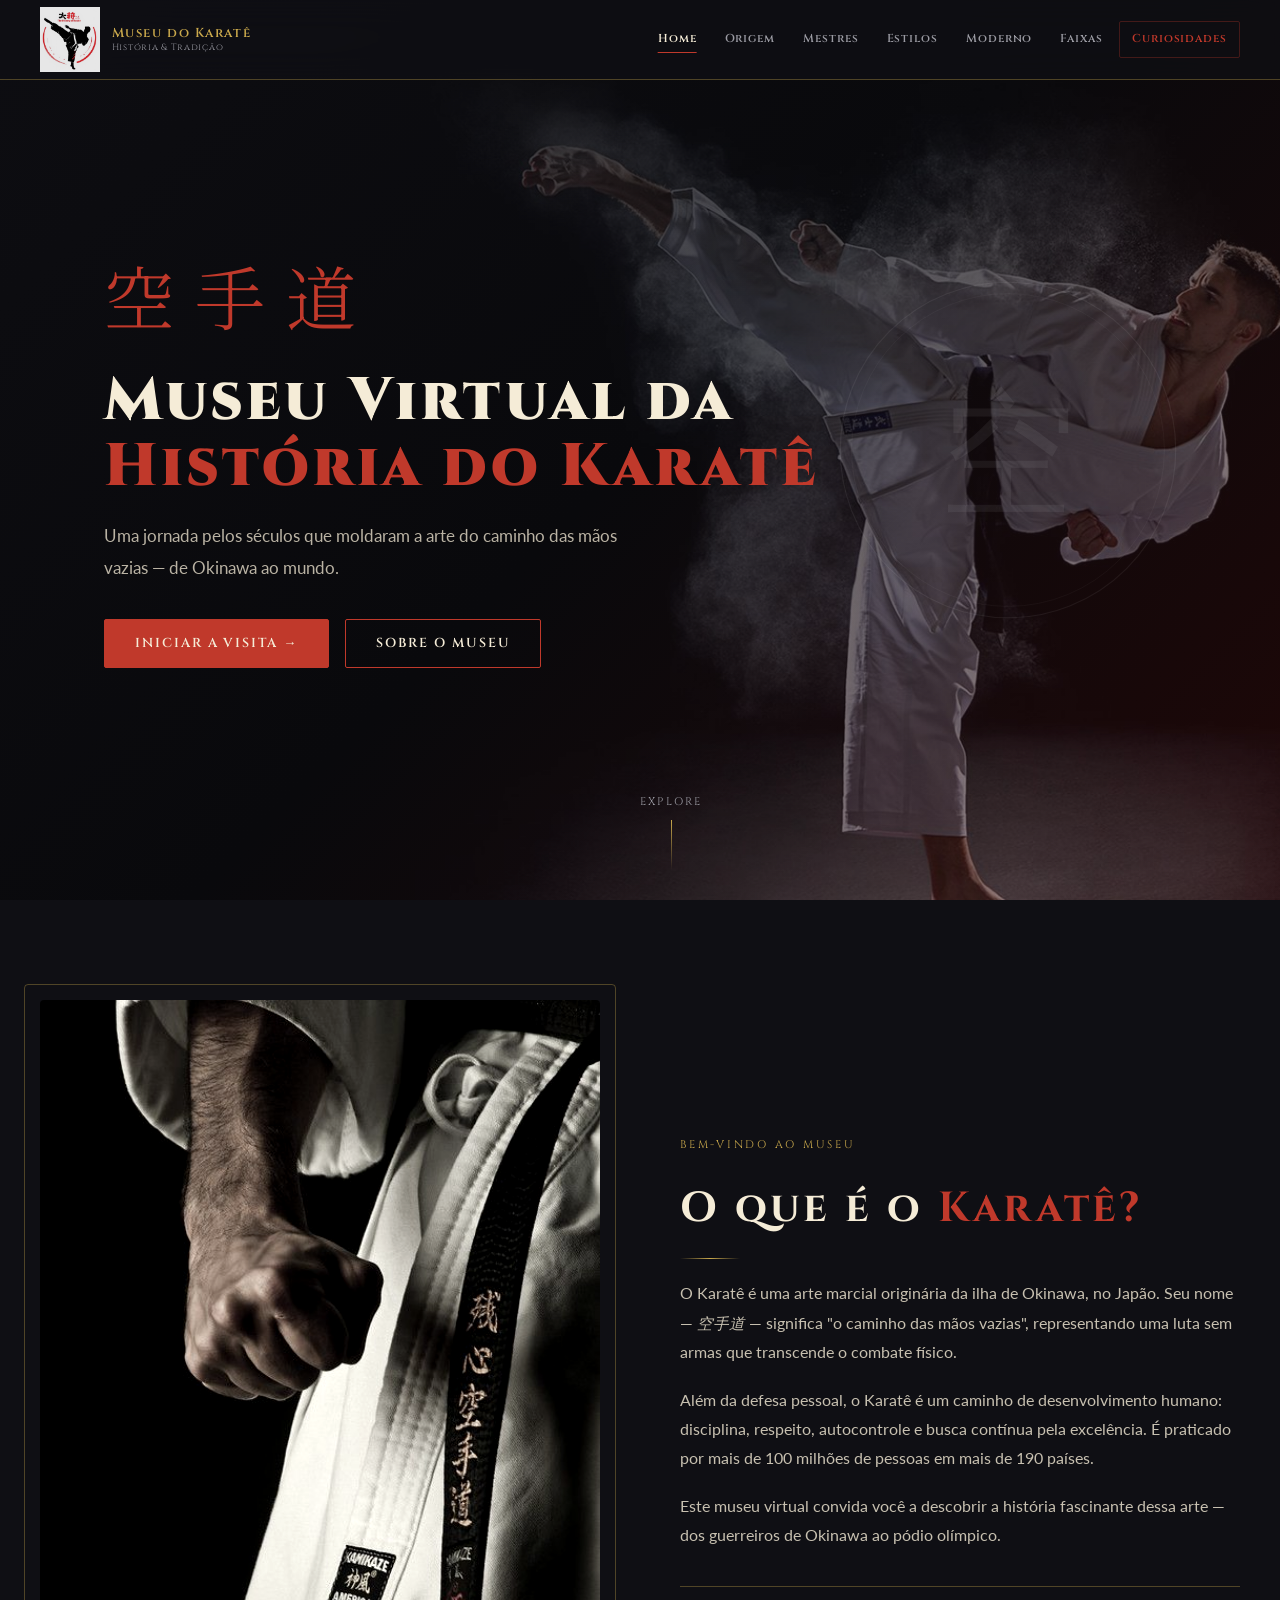
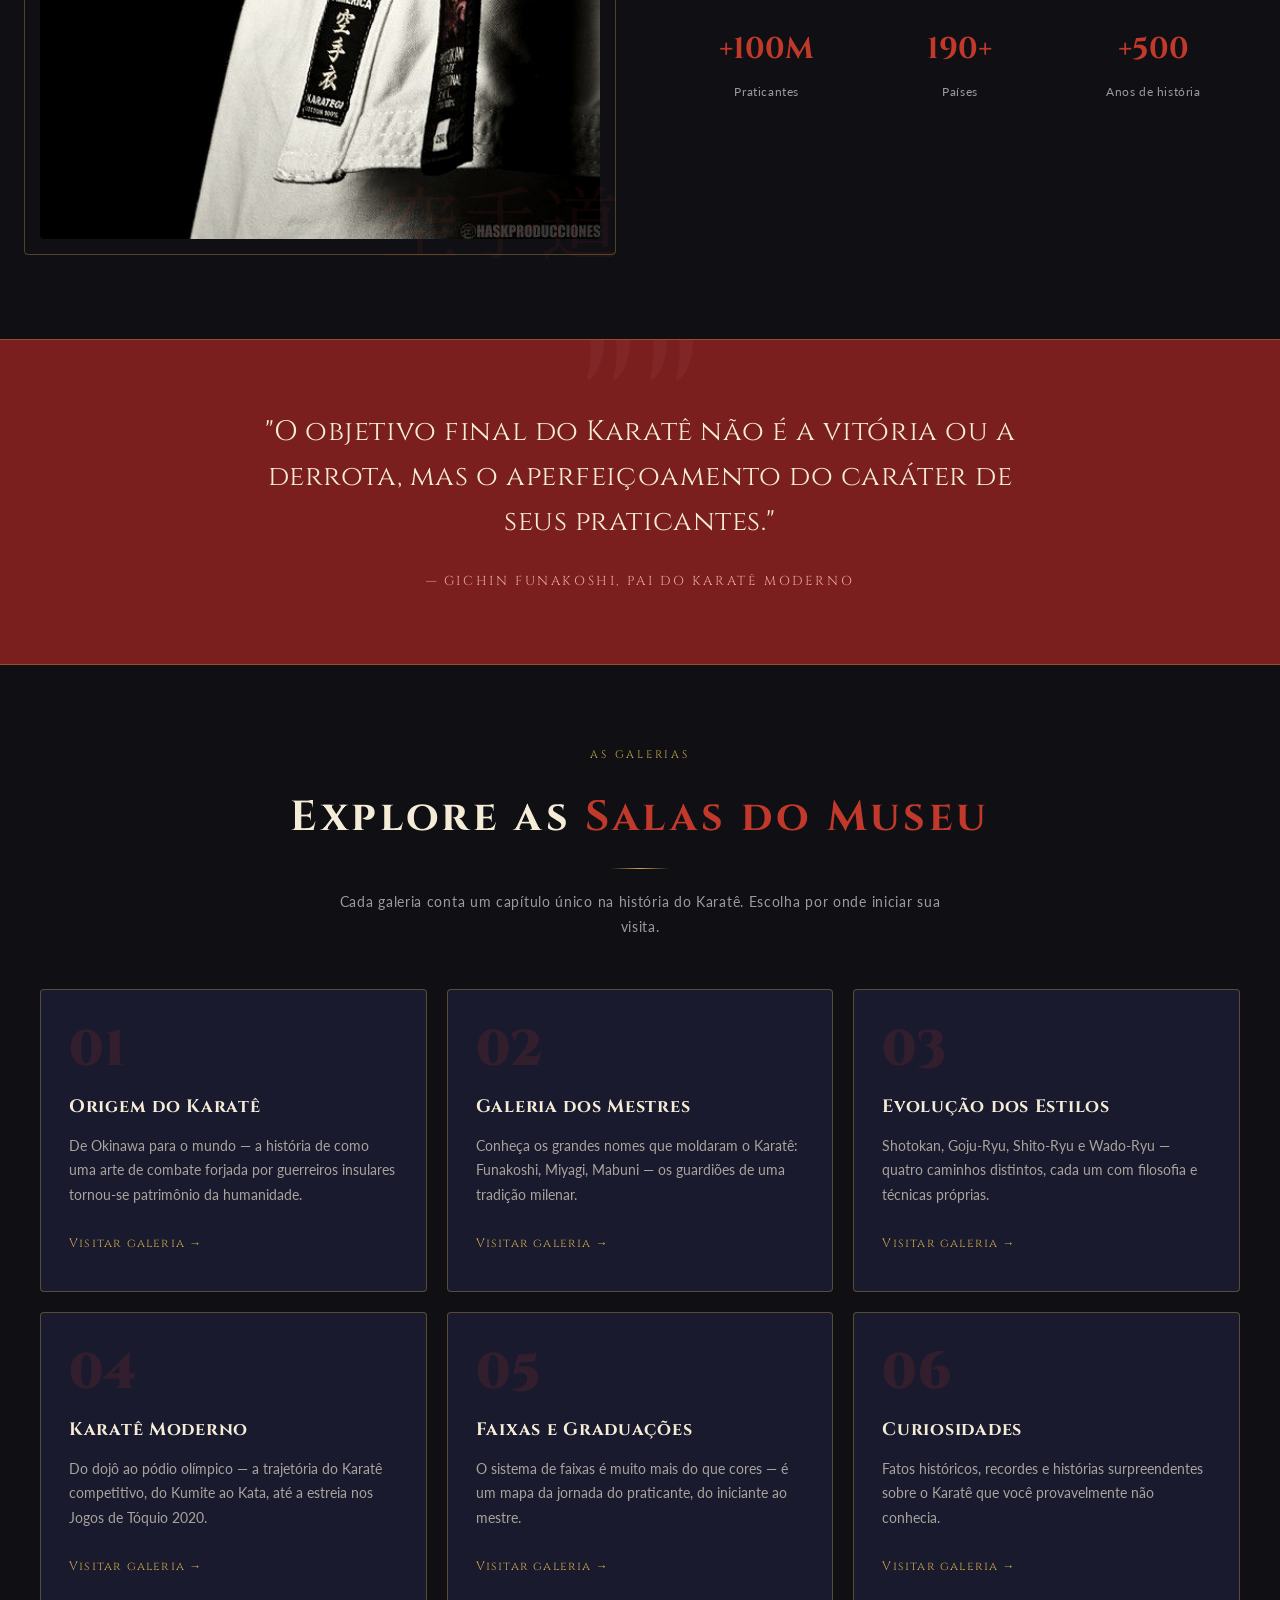
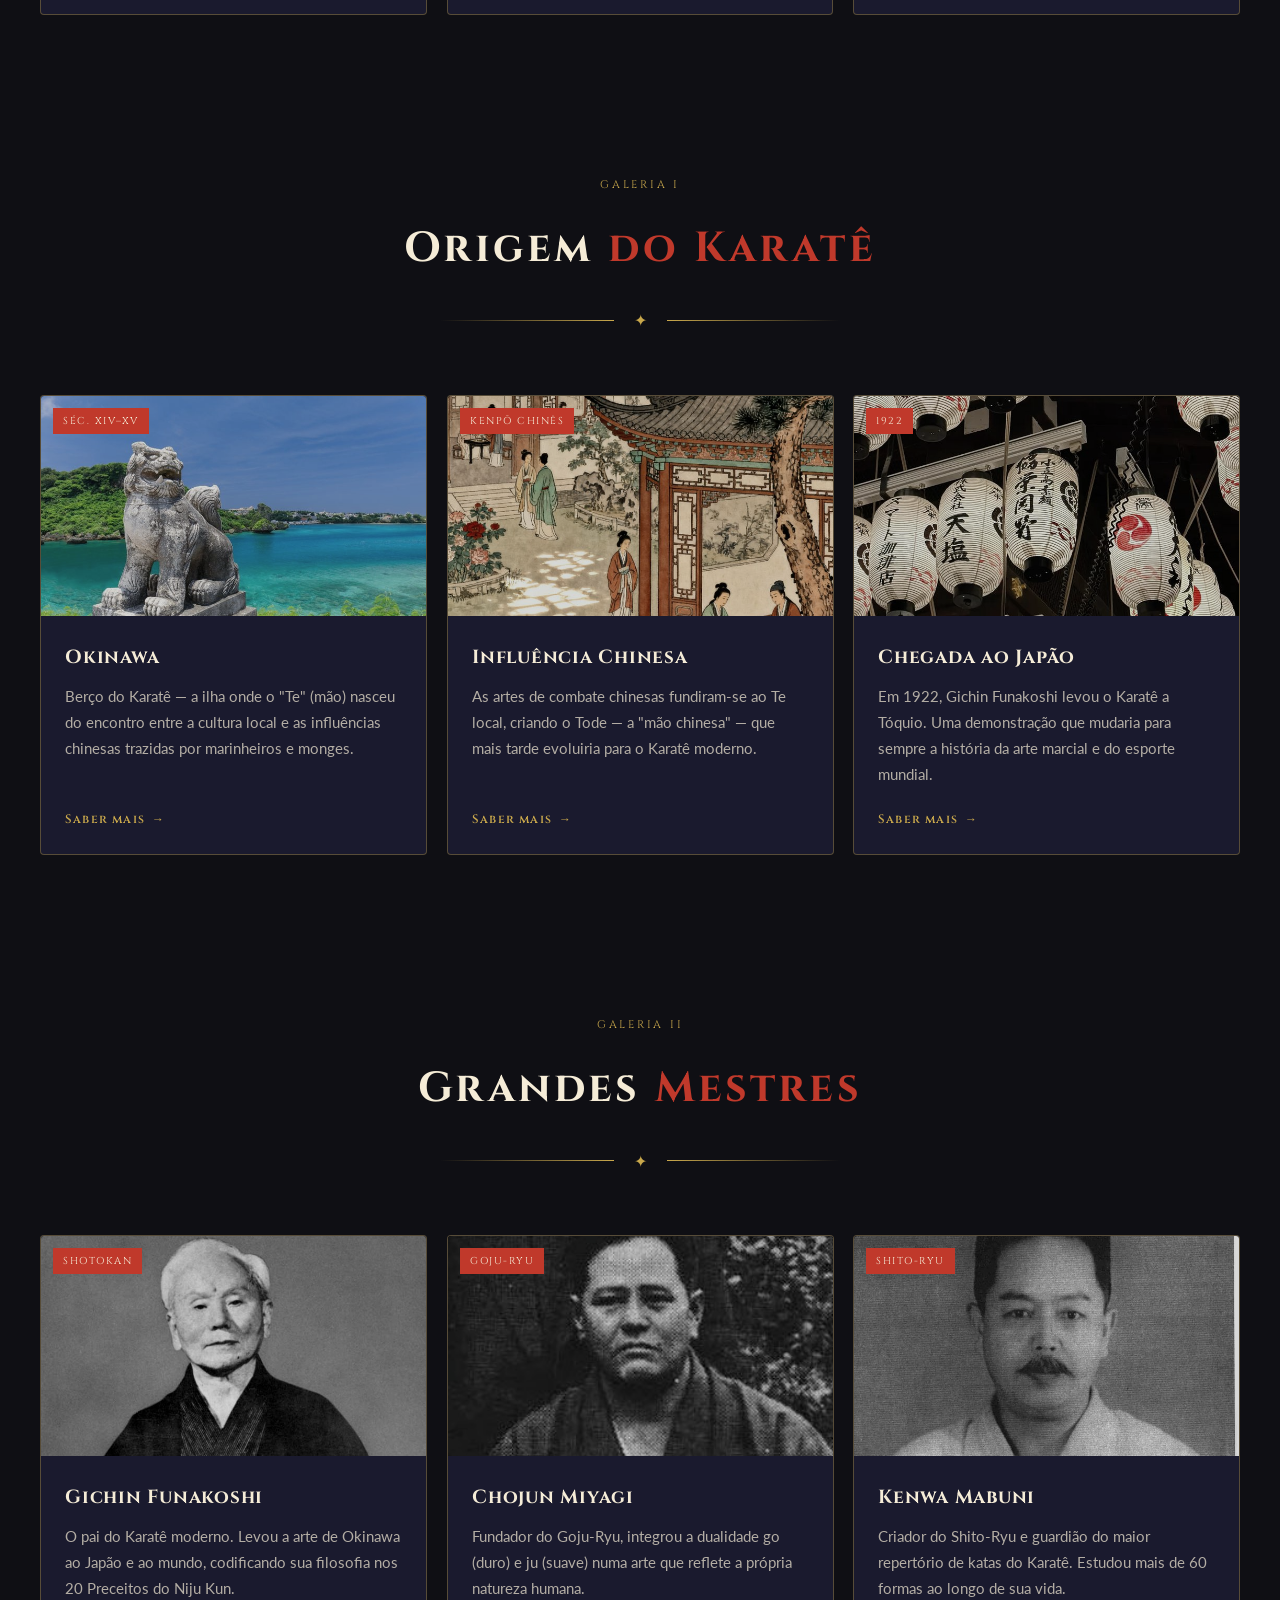
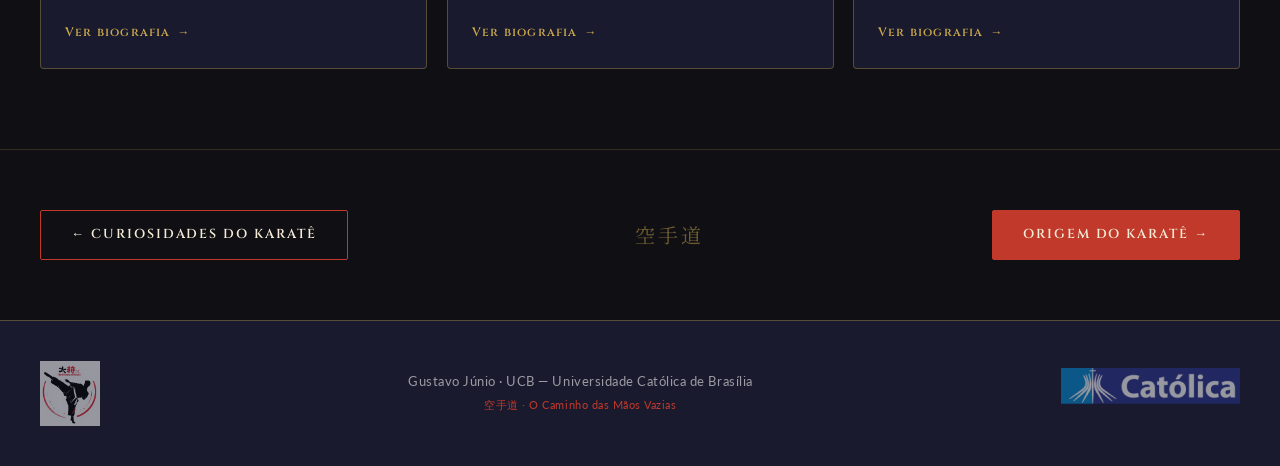
<file: index.html>
<!doctype html>
<html lang="pt-br">
  <head>
    <meta charset="UTF-8" />
    <meta name="viewport" content="width=device-width, initial-scale=1.0" />
    <title>Museu Virtual da História do Karatê</title>
    <link rel="stylesheet" href="style.css" />
    <link rel="icon" href="./img/Logo.jpg" />
  </head>
  <body>
    <header class="header">
      <div class="header-inner">
        <a href="index.html" class="logo">
          <img src="./img/Logo.jpg" alt="Museu do Karatê" />
          <div class="logo-text">
            Museu do Karatê
            <small>História & Tradição</small>
          </div>
        </a>
        <nav class="navbar">
          <a href="index.html" class="active">Home</a>
          <a href="origem.html">Origem</a>
          <a href="mestres.html">Mestres</a>
          <a href="estilos.html">Estilos</a>
          <a href="moderno.html">Moderno</a>
          <a href="faixas.html">Faixas</a>
          <a href="curiosidades.html" class="nav-highlight">Curiosidades</a>
        </nav>
      </div>
    </header>

    <section class="hero">
      <div
        class="hero-bg"
        style="background-image: url(&quot;./img/agorasim.jpg&quot;)"
      ></div>
      <div class="hero-overlay"></div>

      <svg
        class="hero-kamon"
        viewBox="0 0 300 300"
        fill="none"
        xmlns="http://www.w3.org/2000/svg"
      >
        <circle cx="150" cy="150" r="148" stroke="white" stroke-width="1" />
        <circle cx="150" cy="150" r="138" stroke="white" stroke-width="0.5" />
        <text
          x="150"
          y="195"
          text-anchor="middle"
          font-family="serif"
          font-size="120"
          fill="white"
        >
          空
        </text>
      </svg>

      <div class="hero-content">
        <span class="hero-kana">空手道</span>
        <h1>Museu Virtual da<br /><em>História do Karatê</em></h1>
        <p class="hero-desc">
          Uma jornada pelos séculos que moldaram a arte do caminho das mãos
          vazias — de Okinawa ao mundo.
        </p>
        <div class="hero-actions">
          <a href="origem.html" class="btn btn-primary"
            ><span>Iniciar a Visita →</span></a
          >
          <a href="#sobre" class="btn"><span>Sobre o Museu</span></a>
        </div>
      </div>

      <div class="hero-badge">
        <span>Explore</span>
        <div class="hero-badge-line"></div>
      </div>
    </section>

    <div id="sobre">
      <div class="container about-section">
        <div class="about-image-wrap reveal">
          <img src="./img/Karatê2.jpg" alt="Karatê — Arte Marcial" />
          <div class="about-frame"></div>
        </div>
        <div class="about-text">
          <span class="section-label">Bem-vindo ao Museu</span>
          <h2 class="section-title">O que é o <span>Karatê?</span></h2>
          <div class="gold-divider"></div>
          <p>
            O Karatê é uma arte marcial originária da ilha de Okinawa, no Japão.
            Seu nome — <em>空手道</em> — significa "o caminho das mãos vazias",
            representando uma luta sem armas que transcende o combate físico.
          </p>
          <p>
            Além da defesa pessoal, o Karatê é um caminho de desenvolvimento
            humano: disciplina, respeito, autocontrole e busca contínua pela
            excelência. É praticado por mais de 100 milhões de pessoas em mais
            de 190 países.
          </p>
          <p>
            Este museu virtual convida você a descobrir a história fascinante
            dessa arte — dos guerreiros de Okinawa ao pódio olímpico.
          </p>
          <div class="about-stats">
            <div class="stat-item">
              <span class="stat-number">+100M</span>
              <span class="stat-label">Praticantes</span>
            </div>
            <div class="stat-item">
              <span class="stat-number">190+</span>
              <span class="stat-label">Países</span>
            </div>
            <div class="stat-item">
              <span class="stat-number">+500</span>
              <span class="stat-label">Anos de história</span>
            </div>
          </div>
        </div>
      </div>
    </div>

    <div class="quote-section">
      <p class="quote-text">
        "O objetivo final do Karatê não é a vitória ou a derrota, mas o
        aperfeiçoamento do caráter de seus praticantes."
      </p>
      <span class="quote-author"
        >— Gichin Funakoshi, Pai do Karatê Moderno</span
      >
    </div>

    <div class="nav-cards-section">
      <span class="section-label reveal">As Galerias</span>
      <h2 class="section-title reveal">
        Explore as <span>Salas do Museu</span>
      </h2>
      <div class="gold-divider reveal"></div>
      <p class="section-subtitle reveal">
        Cada galeria conta um capítulo único na história do Karatê. Escolha por
        onde iniciar sua visita.
      </p>

      <div class="nav-cards-grid">
        <a href="origem.html" class="nav-card">
          <div class="nav-card-num">01</div>
          <div class="nav-card-title">Origem do Karatê</div>
          <p class="nav-card-text">
            De Okinawa para o mundo — a história de como uma arte de combate
            forjada por guerreiros insulares tornou-se patrimônio da humanidade.
          </p>
          <span class="nav-card-arrow">Visitar galeria →</span>
        </a>

        <a href="mestres.html" class="nav-card">
          <div class="nav-card-num">02</div>
          <div class="nav-card-title">Galeria dos Mestres</div>
          <p class="nav-card-text">
            Conheça os grandes nomes que moldaram o Karatê: Funakoshi, Miyagi,
            Mabuni — os guardiões de uma tradição milenar.
          </p>
          <span class="nav-card-arrow">Visitar galeria →</span>
        </a>

        <a href="estilos.html" class="nav-card">
          <div class="nav-card-num">03</div>
          <div class="nav-card-title">Evolução dos Estilos</div>
          <p class="nav-card-text">
            Shotokan, Goju-Ryu, Shito-Ryu e Wado-Ryu — quatro caminhos
            distintos, cada um com filosofia e técnicas próprias.
          </p>
          <span class="nav-card-arrow">Visitar galeria →</span>
        </a>

        <a href="moderno.html" class="nav-card">
          <div class="nav-card-num">04</div>
          <div class="nav-card-title">Karatê Moderno</div>
          <p class="nav-card-text">
            Do dojô ao pódio olímpico — a trajetória do Karatê competitivo, do
            Kumite ao Kata, até a estreia nos Jogos de Tóquio 2020.
          </p>
          <span class="nav-card-arrow">Visitar galeria →</span>
        </a>

        <a href="faixas.html" class="nav-card">
          <div class="nav-card-num">05</div>
          <div class="nav-card-title">Faixas e Graduações</div>
          <p class="nav-card-text">
            O sistema de faixas é muito mais do que cores — é um mapa da jornada
            do praticante, do iniciante ao mestre.
          </p>
          <span class="nav-card-arrow">Visitar galeria →</span>
        </a>

        <a href="curiosidades.html" class="nav-card">
          <div class="nav-card-num">06</div>
          <div class="nav-card-title">Curiosidades</div>
          <p class="nav-card-text">
            Fatos históricos, recordes e histórias surpreendentes sobre o Karatê
            que você provavelmente não conhecia.
          </p>
          <span class="nav-card-arrow">Visitar galeria →</span>
        </a>
      </div>
    </div>

    <div class="gallery-section bg-alt">
      <span class="section-label reveal">Galeria I</span>
      <h2 class="section-title reveal">Origem <span>do Karatê</span></h2>
      <div class="deco-divider reveal">
        <div class="deco-divider-line"></div>
        <span class="deco-divider-icon">✦</span>
        <div class="deco-divider-line"></div>
      </div>
      <div class="cards-grid" style="max-width: 1280px; margin: 0 auto">
        <div class="museum-card reveal">
          <div class="card-img-wrap">
            <img src="./img/Okinawa.jpg" alt="Okinawa" />
            <span class="card-tag">Séc. XIV–XV</span>
          </div>
          <div class="card-body">
            <h3>Okinawa</h3>
            <p>
              Berço do Karatê — a ilha onde o "Te" (mão) nasceu do encontro
              entre a cultura local e as influências chinesas trazidas por
              marinheiros e monges.
            </p>
            <a href="origem.html" class="card-link">Saber mais</a>
          </div>
        </div>
        <div class="museum-card reveal">
          <div class="card-img-wrap">
            <img src="./img/Influência Chinesa.jpg" alt="Influência Chinesa" />
            <span class="card-tag">Kenpō Chinês</span>
          </div>
          <div class="card-body">
            <h3>Influência Chinesa</h3>
            <p>
              As artes de combate chinesas fundiram-se ao Te local, criando o
              Tode — a "mão chinesa" — que mais tarde evoluiria para o Karatê
              moderno.
            </p>
            <a href="origem.html" class="card-link">Saber mais</a>
          </div>
        </div>
        <div class="museum-card reveal">
          <div class="card-img-wrap">
            <img src="./img/Chegada ao Japão.jpg" alt="Chegada ao Japão" />
            <span class="card-tag">1922</span>
          </div>
          <div class="card-body">
            <h3>Chegada ao Japão</h3>
            <p>
              Em 1922, Gichin Funakoshi levou o Karatê a Tóquio. Uma
              demonstração que mudaria para sempre a história da arte marcial e
              do esporte mundial.
            </p>
            <a href="origem.html" class="card-link">Saber mais</a>
          </div>
        </div>
      </div>
    </div>

    <div class="gallery-section">
      <span class="section-label reveal">Galeria II</span>
      <h2 class="section-title reveal">Grandes <span>Mestres</span></h2>
      <div class="deco-divider reveal">
        <div class="deco-divider-line"></div>
        <span class="deco-divider-icon">✦</span>
        <div class="deco-divider-line"></div>
      </div>
      <div class="cards-grid" style="max-width: 1280px; margin: 0 auto">
        <div class="museum-card reveal">
          <div class="card-img-wrap">
            <img src="./img/Gichin Funakishi - 1868 - 1957.jpg" alt="Gichin Funakoshi" />
            <span class="card-tag">Shotokan</span>
          </div>
          <div class="card-body">
            <h3>Gichin Funakoshi</h3>
            <p>
              O pai do Karatê moderno. Levou a arte de Okinawa ao Japão e ao
              mundo, codificando sua filosofia nos 20 Preceitos do Niju Kun.
            </p>
            <a href="mestres.html" class="card-link">Ver biografia</a>
          </div>
        </div>
        <div class="museum-card reveal">
          <div class="card-img-wrap">
            <img src="./img/Chojun Miyagi.jpg" alt="Chojun Miyagi" />
            <span class="card-tag">Goju-Ryu</span>
          </div>
          <div class="card-body">
            <h3>Chojun Miyagi</h3>
            <p>
              Fundador do Goju-Ryu, integrou a dualidade go (duro) e ju (suave)
              numa arte que reflete a própria natureza humana.
            </p>
            <a href="mestres.html" class="card-link">Ver biografia</a>
          </div>
        </div>
        <div class="museum-card reveal">
          <div class="card-img-wrap">
            <img src="./img/Kenwa Mabuni - Shito Ryu.jpg" alt="Kenwa Mabuni" />
            <span class="card-tag">Shito-Ryu</span>
          </div>
          <div class="card-body">
            <h3>Kenwa Mabuni</h3>
            <p>
              Criador do Shito-Ryu e guardião do maior repertório de katas do
              Karatê. Estudou mais de 60 formas ao longo de sua vida.
            </p>
            <a href="mestres.html" class="card-link">Ver biografia</a>
          </div>
        </div>
      </div>
    </div>

 <div style="max-width:1280px; margin:0 auto; padding:6rem 4rem; display:flex; justify-content:space-between; align-items:center; border-top: 1px solid rgba(201,168,76,0.2);">
    <a href="curiosidades.html" class="btn"><span>← Curiosidades Do Karatê</span></a>
    <span class="jp-text" style="color:var(--kiku); font-size:2rem; opacity:0.5;">空手道</span>
    <a href="origem.html" class="btn btn-primary"><span>Origem do Karatê →</span></a>
  </div>

    <footer class="footer">
  <div class="footer-inner">

    <div class="footer-logo">
      <a href="index.html">
        <img src="./img/Logo.jpg" alt="Museu do Karatê" />
      </a>
    </div>

    <p class="footer-text">
      Gustavo Júnio · UCB — Universidade Católica de Brasília<br />
      <span style="color: var(--torii); font-size: 1.1rem;">
        空手道 · O Caminho das Mãos Vazias
      </span>
    </p>

    <div class="footer-ucb">
      <a href="https://ucb.catolica.edu.br/" target="_blank" rel="noopener noreferrer">
        <img src="./img/logocatolica.webp" alt="Logo UCB" />
      </a>
    </div>

  </div>
</footer>
  </body>
</html>
</file>
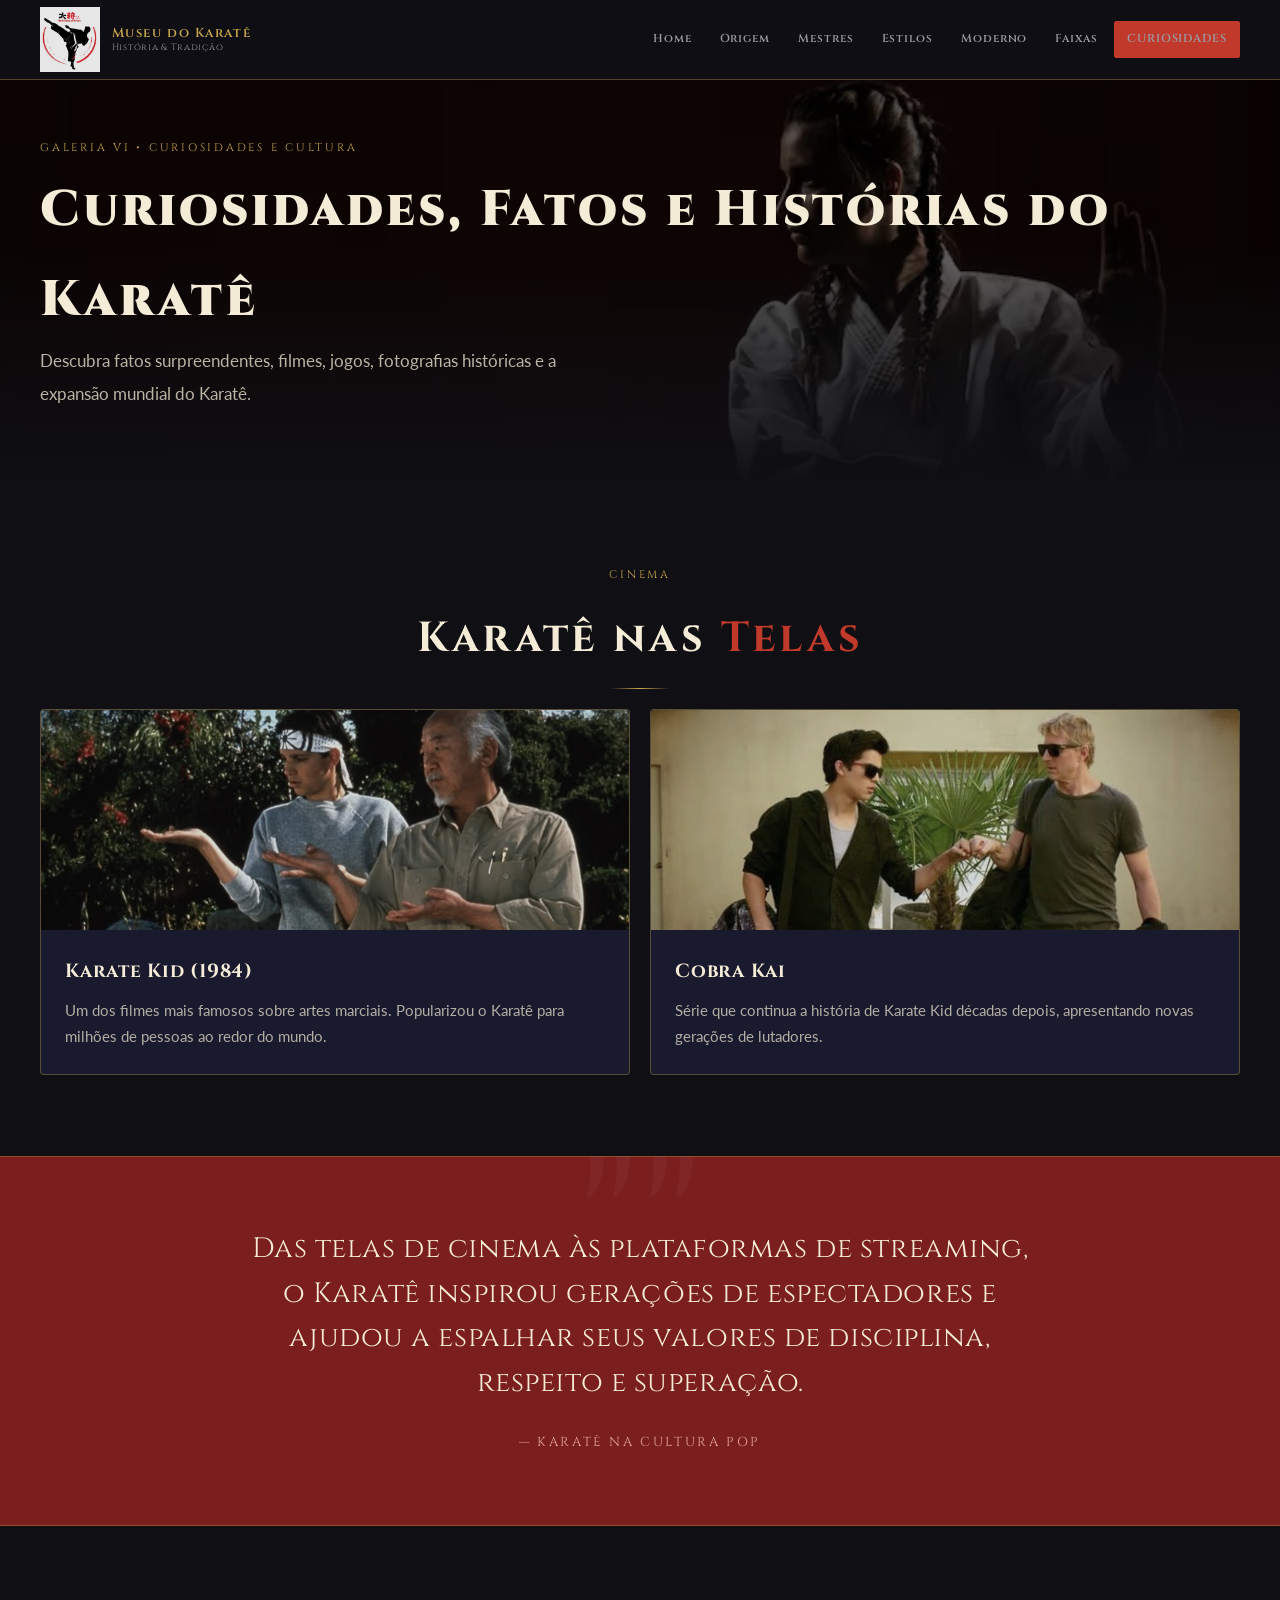
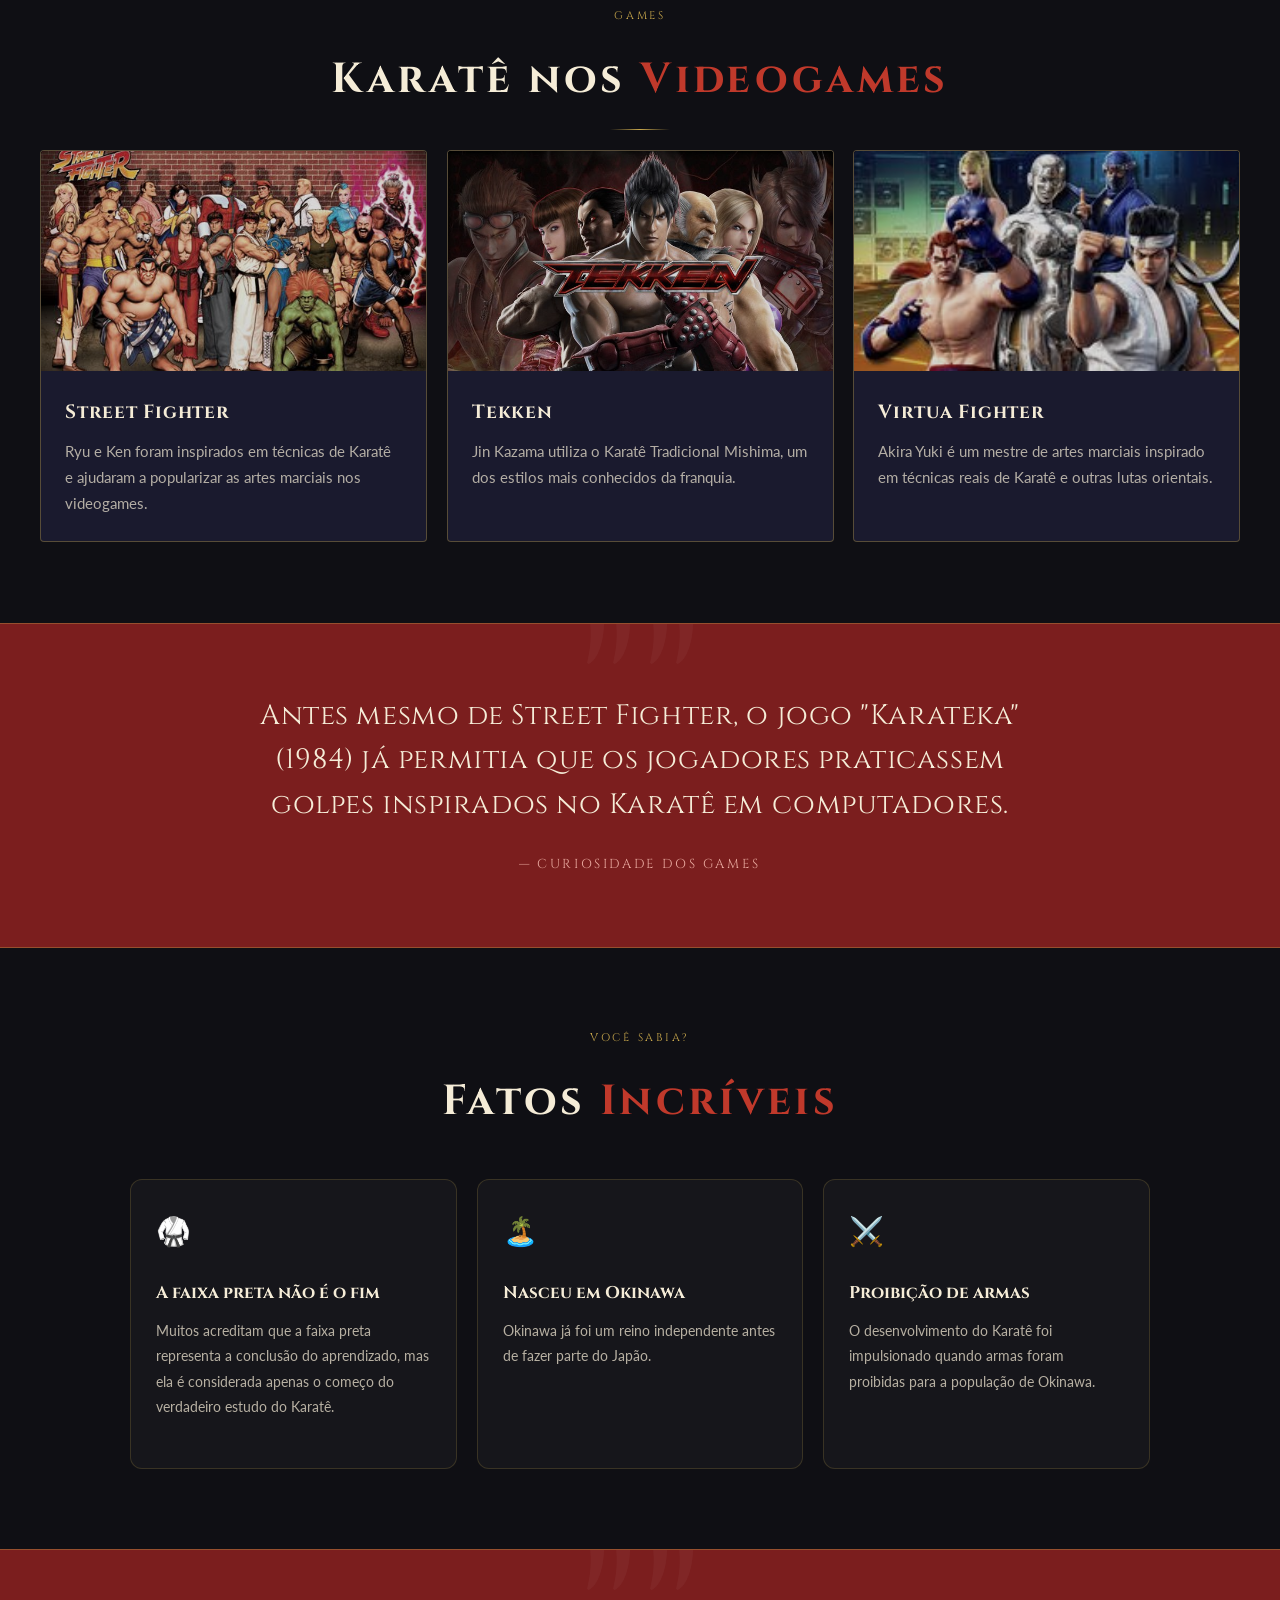
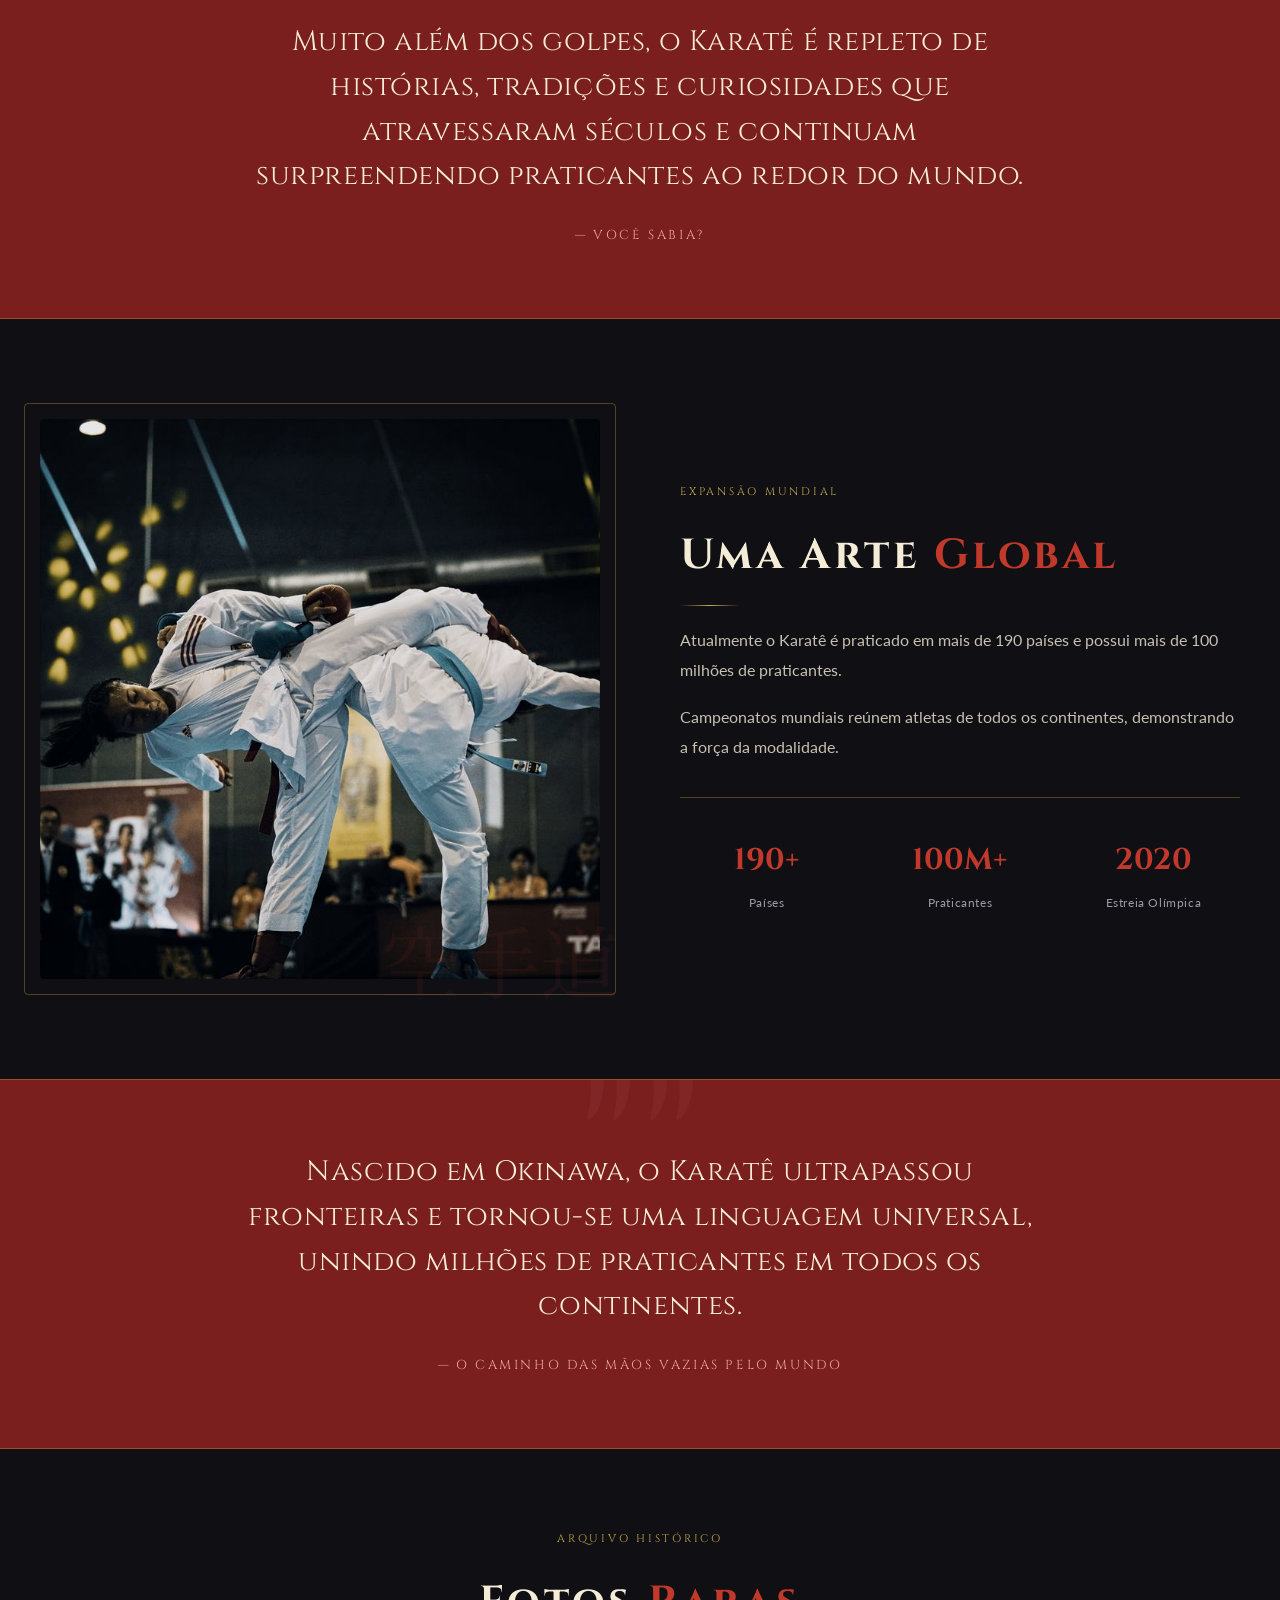
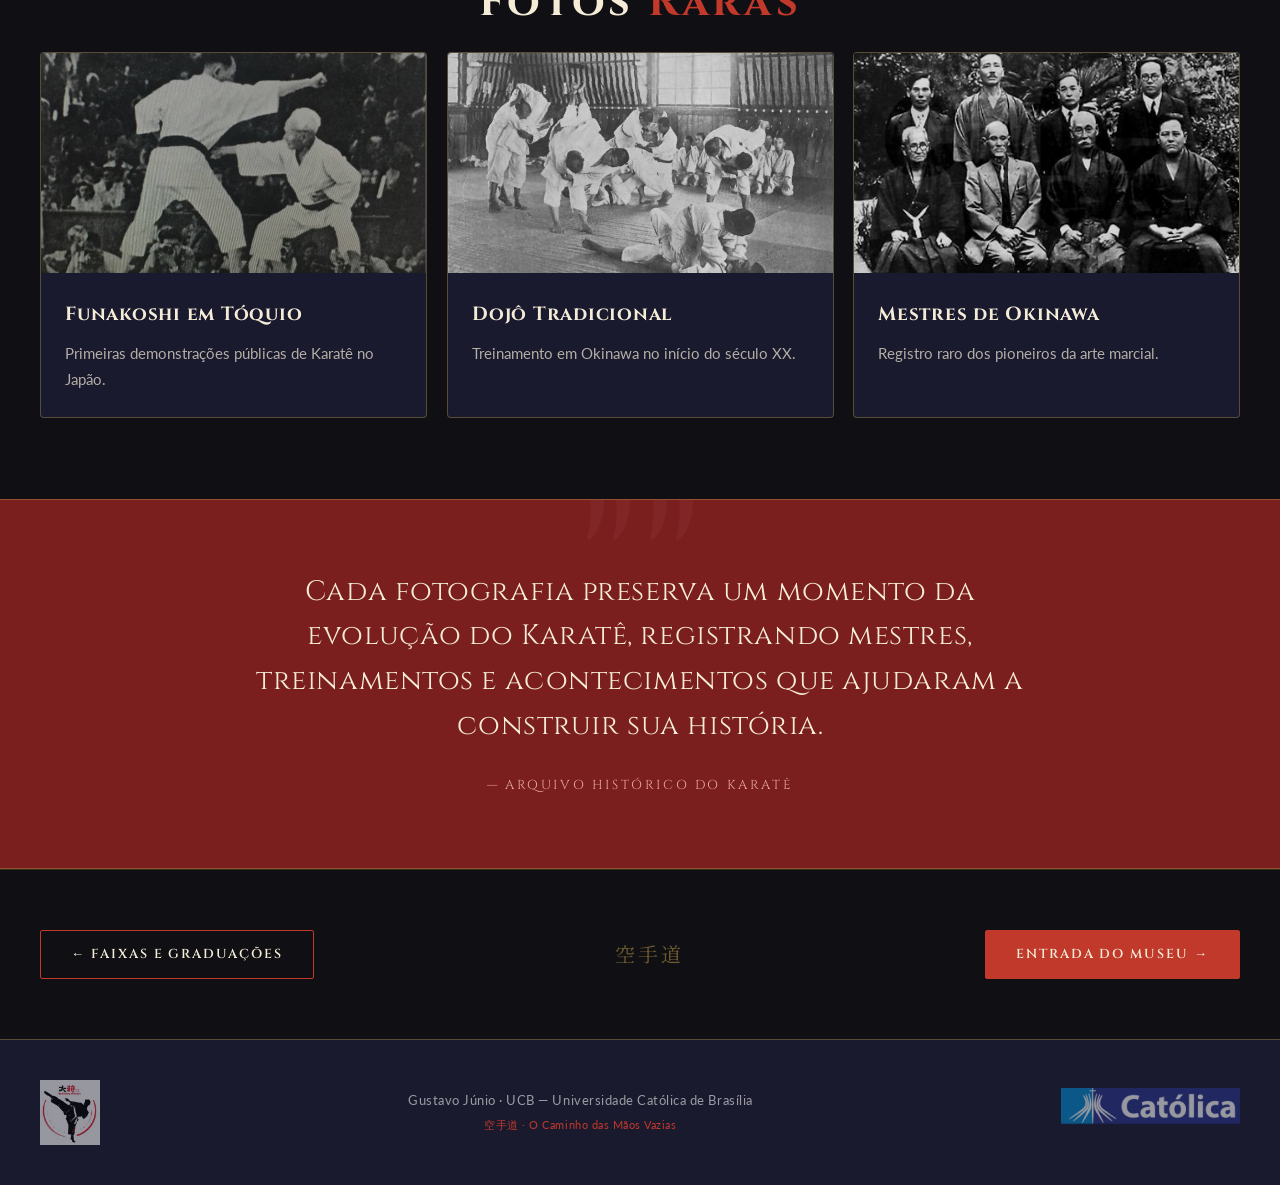
<file: curiosidades.html>
<!DOCTYPE html>
<html lang="pt-br">
<head>
  <meta charset="UTF-8">
  <meta name="viewport" content="width=device-width, initial-scale=1.0">
  <title>Curiosidades</title>

  <link rel="stylesheet" href="style.css">
</head>
<body>

    <header class="header">
      <div class="header-inner">
        <a href="index.html" class="logo">
          <img src="./img/Logo.jpg" alt="Museu do Karatê" />
          <div class="logo-text">
            Museu do Karatê
            <small>História & Tradição</small>
          </div>
        </a>

       <nav class="navbar">
        <a href="index.html">Home</a>
        <a href="origem.html">Origem</a>
        <a href="mestres.html">Mestres</a>
        <a href="estilos.html">Estilos</a>
        <a href="moderno.html">Moderno</a>
        <a href="faixas.html">Faixas</a>
        <a href="curiosidades.html" class="btn btn-primary">Curiosidades</a>
      </nav>

    </div>
  </header>

  <section class="page-hero">

    <div
      class="page-hero-bg"
      style="background-image: url('./img/222.jpg');">
    </div>

    <div class="page-hero-overlay"></div>

    <div class="page-hero-content">
      <span class="section-label">
Galeria VI • Curiosidades e Cultura
</span>

<h1>Curiosidades, Fatos e Histórias do Karatê</h1>

<p class="hero-desc">
Descubra fatos surpreendentes, filmes, jogos, fotografias históricas e a expansão mundial do Karatê.
</p>

    </div>
  </section>

  <main>

  <section class="gallery-section">
   
  <span class="section-label">Cinema</span>
  <h2 class="section-title">Karatê nas <span>Telas</span></h2>
  <div class="gold-divider"></div>

  <div class="cards-grid">

    <div class="museum-card">
      <div class="card-img-wrap">
        <img src="./img/Karate Kid.jpg" alt="Karate Kid">
      </div>
      <div class="card-body">
        <h3>Karate Kid (1984)</h3>
        <p>
          Um dos filmes mais famosos sobre artes marciais. Popularizou o Karatê
          para milhões de pessoas ao redor do mundo.
        </p>
      </div>
    </div>

    <div class="museum-card">
      <div class="card-img-wrap">
        <img src="./img/Cobra Kai.jpg" alt="Cobra Kai">
      </div>
      <div class="card-body">
        <h3>Cobra Kai</h3>
        <p>
          Série que continua a história de Karate Kid décadas depois,
          apresentando novas gerações de lutadores.
        </p>
      </div>
    </div>

  </div>
</section>

<div class="quote-section">
  <p class="quote-text">
    Das telas de cinema às plataformas de streaming, o Karatê inspirou gerações
    de espectadores e ajudou a espalhar seus valores de disciplina, respeito e superação.
  </p>
  <span class="quote-author">— Karatê na Cultura Pop</span>
</div>
   
  <section class="gallery-section">
  <span class="section-label">Games</span>
  <h2 class="section-title">Karatê nos <span>Videogames</span></h2>
  <div class="gold-divider"></div>

  <div class="cards-grid">

    <div class="museum-card">
      <div class="card-img-wrap">
        <img src="./img/Street Fighter.jpg" alt="Street Fighter">
      </div>
      <div class="card-body">
        <h3>Street Fighter</h3>
        <p>
          Ryu e Ken foram inspirados em técnicas de Karatê e ajudaram a
          popularizar as artes marciais nos videogames.
        </p>
      </div>
    </div>

    <div class="museum-card">
      <div class="card-img-wrap">
        <img src="./img/Tekken.jpg" alt="Tekken">
      </div>
      <div class="card-body">
        <h3>Tekken</h3>
        <p>
          Jin Kazama utiliza o Karatê Tradicional Mishima, um dos estilos
          mais conhecidos da franquia.
        </p>
      </div>
    </div>

    <div class="museum-card">
      <div class="card-img-wrap">
        <img src="./img/Virtua Fighter.jpg" alt="Virtua Fighter">
      </div>
      <div class="card-body">
        <h3>Virtua Fighter</h3>
        <p>
          Akira Yuki é um mestre de artes marciais inspirado em técnicas
          reais de Karatê e outras lutas orientais.
        </p>
      </div>
    </div>
      
  </div>
  </section>

  <div class="quote-section">
  <p class="quote-text">
    Antes mesmo de Street Fighter, o jogo "Karateka" (1984) já permitia
    que os jogadores praticassem golpes inspirados no Karatê em computadores.
  </p>
  <span class="quote-author">— Curiosidade dos Games</span>
</div>
 
  <section class="curiosidades-section">
  <span class="section-label">Você Sabia?</span>
  <h2 class="section-title">Fatos <span>Incríveis</span></h2>

  <div class="curiosidades-grid">

    <div class="curiosidade-card">
      <span class="curiosidade-icon">🥋</span>
      <h4>A faixa preta não é o fim</h4>
      <p>
        Muitos acreditam que a faixa preta representa a conclusão do aprendizado,
        mas ela é considerada apenas o começo do verdadeiro estudo do Karatê.
      </p>
    </div>

    <div class="curiosidade-card">
      <span class="curiosidade-icon">🏝️</span>
      <h4>Nasceu em Okinawa</h4>
      <p>
        Okinawa já foi um reino independente antes de fazer parte do Japão.
      </p>
    </div>

    <div class="curiosidade-card">
      <span class="curiosidade-icon">⚔️</span>
      <h4>Proibição de armas</h4>
      <p>
        O desenvolvimento do Karatê foi impulsionado quando armas foram
        proibidas para a população de Okinawa.
      </p>
    </div>

  </div>

  </section>

<div class="quote-section">
  <p class="quote-text">
    Muito além dos golpes, o Karatê é repleto de histórias, tradições e curiosidades
    que atravessaram séculos e continuam surpreendendo praticantes ao redor do mundo.
  </p>
  <span class="quote-author">— Você Sabia?</span>
</div>

  <section class="about-section">
  
  <div class="about-image-wrap">
    <img src="./img/Campeonato Mundial.jpg" alt="Campeonato Mundial">
    <div class="about-frame"></div>
  </div>

  <div class="about-text">
    <span class="section-label">Expansão Mundial</span>
    <h2 class="section-title">Uma Arte <span>Global</span></h2>

    <div class="gold-divider"></div>

    <p>
      Atualmente o Karatê é praticado em mais de 190 países e possui mais
      de 100 milhões de praticantes.
    </p>

    <p>
      Campeonatos mundiais reúnem atletas de todos os continentes,
      demonstrando a força da modalidade.
    </p>

<div class="about-stats">

  <div class="stat-item">
    <span class="stat-number">190+</span>
    <span class="stat-label">Países</span>
  </div>

  <div class="stat-item">
    <span class="stat-number">100M+</span>
    <span class="stat-label">Praticantes</span>
  </div>

  <div class="stat-item">
    <span class="stat-number">2020</span>
    <span class="stat-label">Estreia Olímpica</span>
  </div>

</div>

  </div>

  </section>

<div class="quote-section">
  <p class="quote-text">
    Nascido em Okinawa, o Karatê ultrapassou fronteiras e tornou-se uma linguagem
    universal, unindo milhões de praticantes em todos os continentes.
  </p>
  <span class="quote-author">— O Caminho das Mãos Vazias pelo Mundo</span>
</div>

   <section class="gallery-section">
  <span class="section-label">Arquivo Histórico</span>
  <h2 class="section-title">Fotos <span>Raras</span></h2>

  <div class="cards-grid">

  <div class="museum-card">
    <div class="card-img-wrap">
      <img src="./img/Funakoshi em Tóquio.jpg" alt="Funakoshi">
    </div>
    <div class="card-body">
      <h3>Funakoshi em Tóquio</h3>
      <p>Primeiras demonstrações públicas de Karatê no Japão.</p>
    </div>
    </div>

  <div class="museum-card">
    <div class="card-img-wrap">
      <img src="./img/Dojô Tradicional.jpg" alt="Dojo Antigo">
    </div>
    <div class="card-body">
      <h3>Dojô Tradicional</h3>
      <p>Treinamento em Okinawa no início do século XX.</p>
    </div>
  </div>

  <div class="museum-card">
    <div class="card-img-wrap">
      <img src="./img/Mestres de Okinawa.jpg" alt="Mestres de Okinawa">
    </div>
    <div class="card-body">
      <h3>Mestres de Okinawa</h3>
      <p>Registro raro dos pioneiros da arte marcial.</p>
    </div>
  </div>

</div>

  </div>
</section>
  
<div class="quote-section">
  <p class="quote-text">
    Cada fotografia preserva um momento da evolução do Karatê, registrando mestres,
    treinamentos e acontecimentos que ajudaram a construir sua história.
  </p>
  <span class="quote-author">— Arquivo Histórico do Karatê</span>
</div>

</main>

<div style="max-width:1280px; margin:0 auto; padding:6rem 4rem; display:flex; justify-content:space-between; align-items:center; border-top: 1px solid rgba(201,168,76,0.2);">
    <a href="faixas.html" class="btn"><span>← Faixas e Graduações</span></a>
    <span class="jp-text" style="color:var(--kiku); font-size:2rem; opacity:0.5;">空手道</span>
    <a href="index.html" class="btn btn-primary"><span>Entrada do Museu →</span></a>
  </div>

 <footer class="footer">
  <div class="footer-inner">

    <div class="footer-logo">
      <a href="index.html">
        <img src="./img/Logo.jpg" alt="Museu do Karatê" />
      </a>
    </div>

    <p class="footer-text">
      Gustavo Júnio · UCB — Universidade Católica de Brasília<br />
      <span style="color: var(--torii); font-size: 1.1rem;">
        空手道 · O Caminho das Mãos Vazias
      </span>
    </p>

    <div class="footer-ucb">
      <a href="https://ucb.catolica.edu.br/" target="_blank">
        <img src="./img/logocatolica.webp" alt="Logo UCB" />
      </a>
    </div>

  </div>
</footer>
  </body>
</html>
</file>
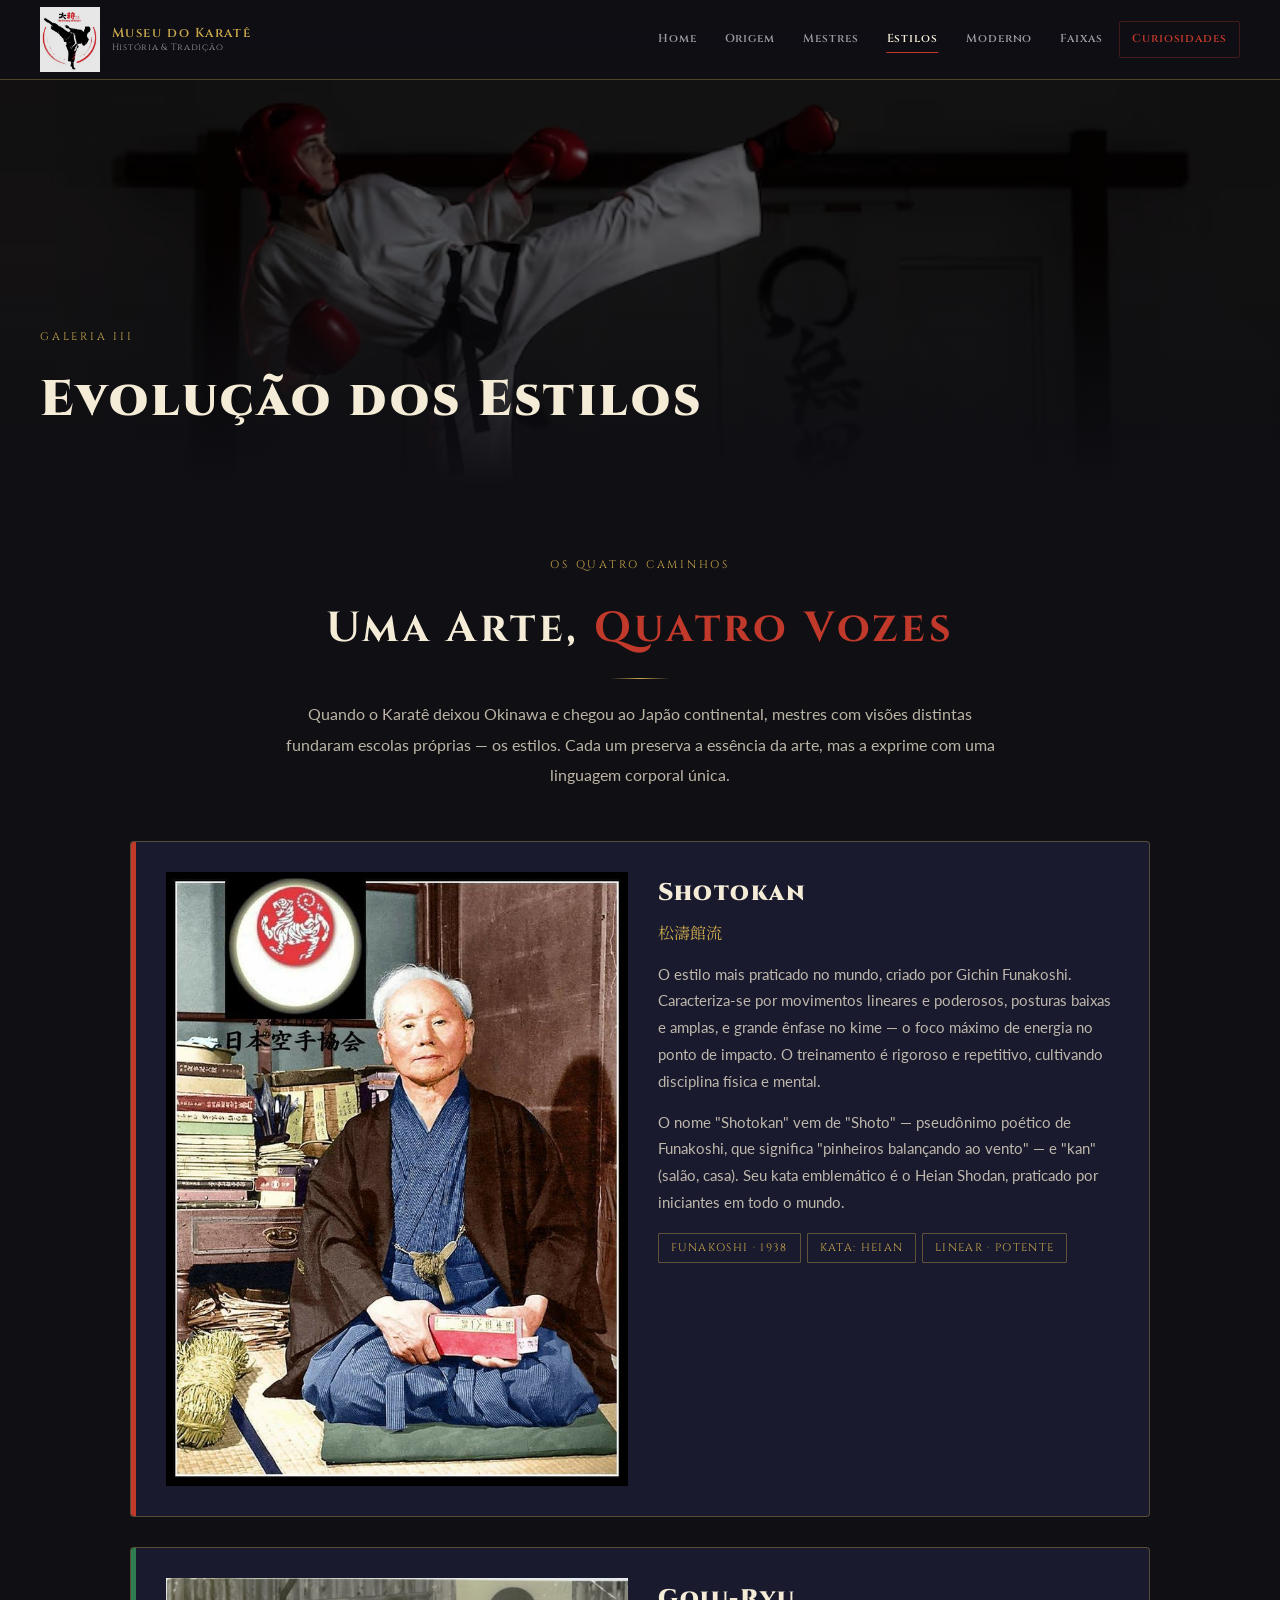
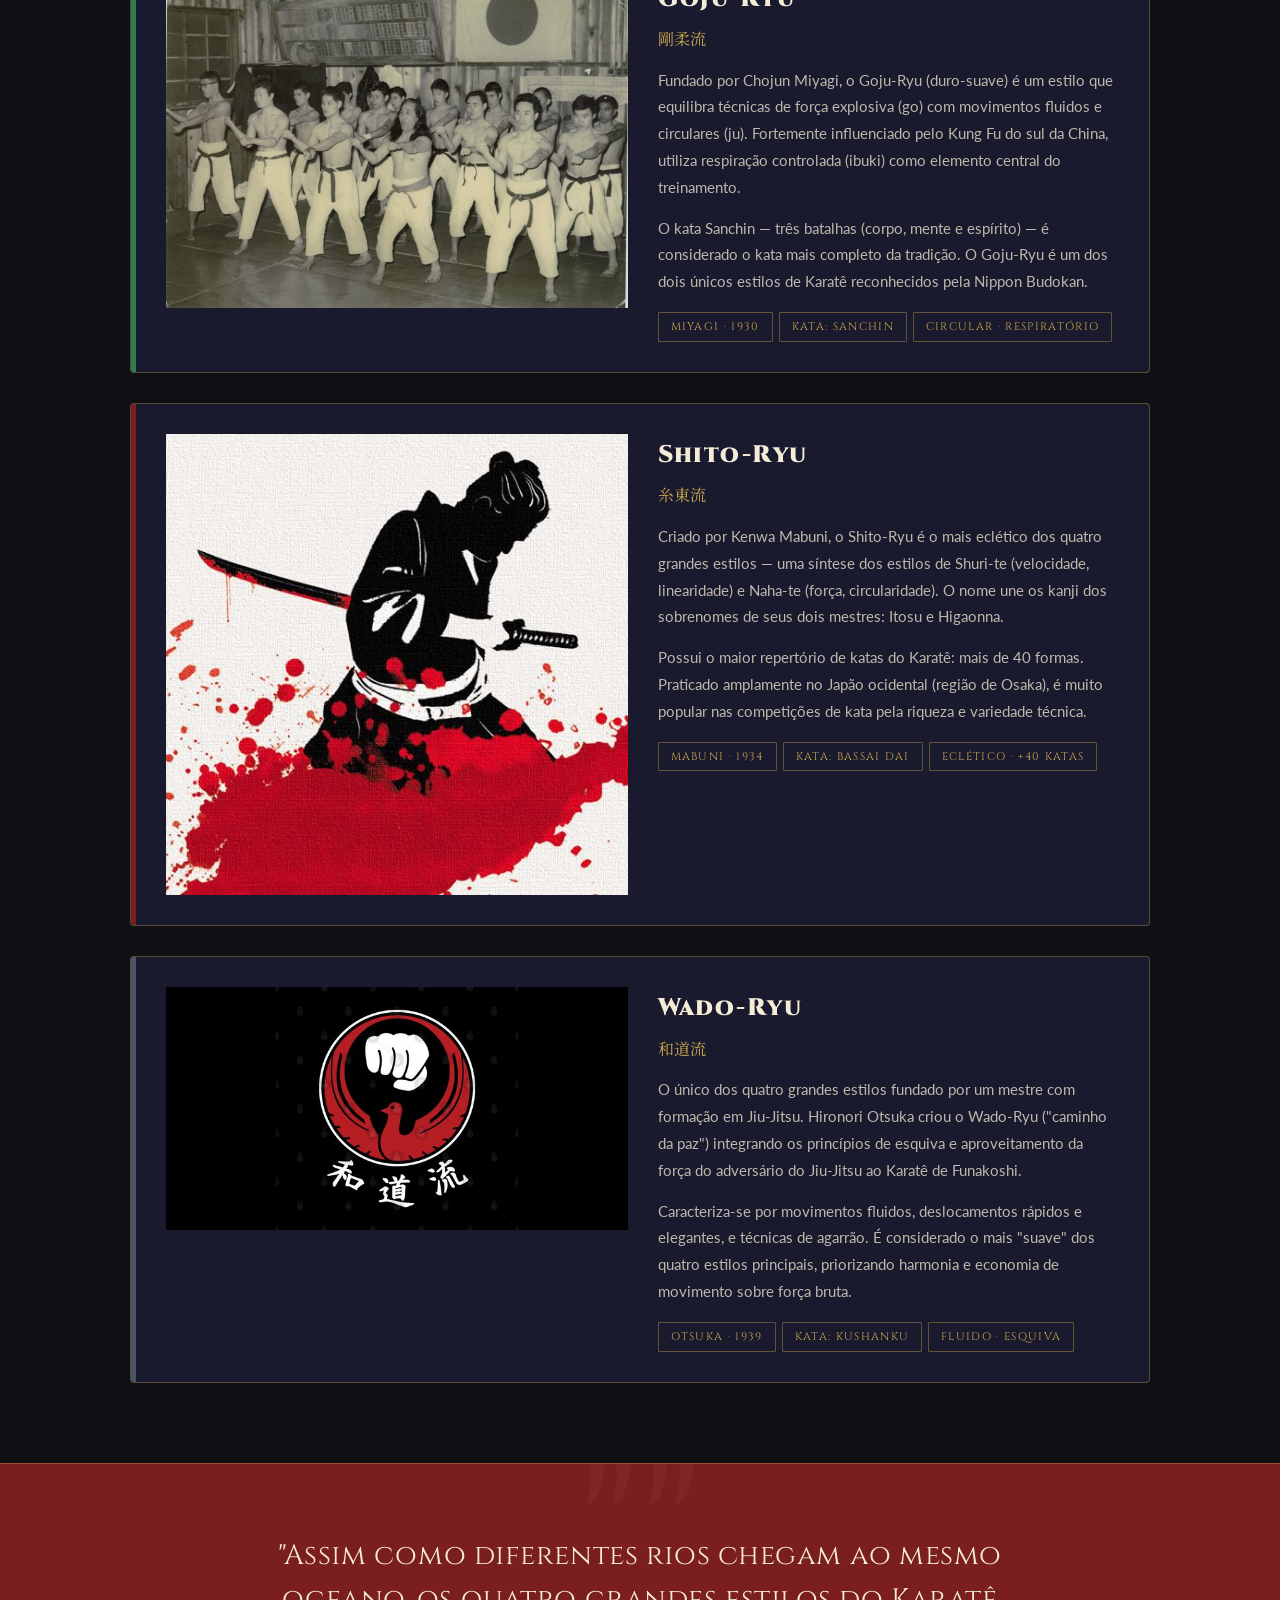
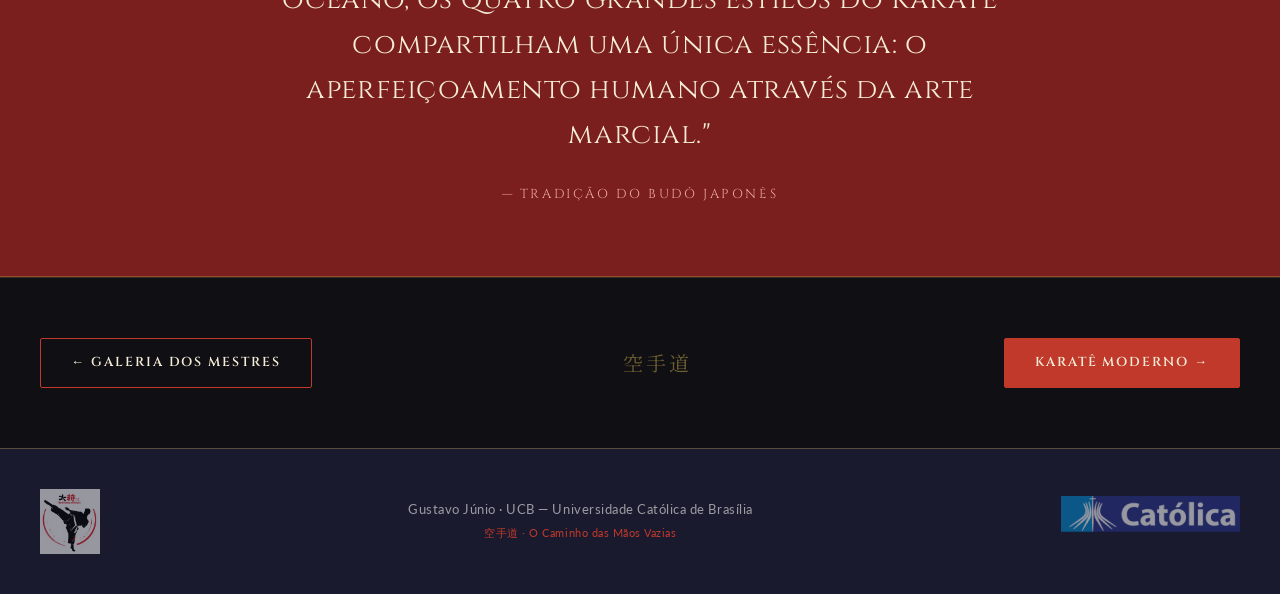
<file: estilos.html>
<!doctype html>
<html lang="pt-br">
<head>
  <meta charset="UTF-8" />
  <meta name="viewport" content="width=device-width, initial-scale=1.0" />
  <title>Evolução dos Estilos — Museu Virtual do Karatê</title>
  <link rel="stylesheet" href="style.css" />
</head>
<body>

   <header class="header">
      <div class="header-inner">
        <a href="index.html" class="logo">
          <img src="./img/Logo.jpg" alt="Museu do Karatê" />
          <div class="logo-text">
            Museu do Karatê
            <small>História & Tradição</small>
          </div>
        </a>
      <nav class="navbar">
        <a href="index.html">Home</a>
        <a href="origem.html">Origem</a>
        <a href="mestres.html">Mestres</a>
        <a href="estilos.html" class="active">Estilos</a>
        <a href="moderno.html">Moderno</a>
        <a href="faixas.html">Faixas</a>
        <a href="curiosidades.html" class="nav-highlight">Curiosidades</a>
      </nav>
    </div>
  </header>

  <div class="page-hero">
    <div class="page-hero-bg" style="background-image: url('./img/pag3.avif');"></div>
    <div class="page-hero-overlay"></div>
    <div class="page-hero-content">
      <span class="section-label">Galeria III</span>
      <h1>Evolução dos Estilos</h1>
    </div>
  </div>


  <div style="max-width:800px; margin:0 auto; padding:7rem 4rem 5rem; text-align:center;">
    <span class="section-label reveal">Os Quatro Caminhos</span>
    <h2 class="section-title reveal">Uma Arte, <span>Quatro Vozes</span></h2>
    <div class="gold-divider reveal"></div>
    <p class="reveal" style="color:rgba(245,236,215,0.75); font-size:1.6rem; line-height:1.9;">
      Quando o Karatê deixou Okinawa e chegou ao Japão continental, mestres com visões distintas fundaram escolas próprias — os estilos. Cada um preserva a essência da arte, mas a exprime com uma linguagem corporal única.
    </p>
  </div>


  <div style="max-width:1100px; margin:0 auto; padding:0 4rem 8rem; display:flex; flex-direction:column; gap:3rem;">

  
    <div class="style-card">
      <div class="style-accent"></div>
      <div class="style-inner">
        <img src="./img/Shotokan.jpg" alt="Shotokan" />
        <div>
          <div class="style-name">Shotokan</div>
          <span class="style-jp">松濤館流</span>
          <p class="style-desc">
            O estilo mais praticado no mundo, criado por Gichin Funakoshi. Caracteriza-se por movimentos lineares e poderosos, posturas baixas e amplas, e grande ênfase no kime — o foco máximo de energia no ponto de impacto. O treinamento é rigoroso e repetitivo, cultivando disciplina física e mental.
          </p>
          <p class="style-desc">
            O nome "Shotokan" vem de "Shoto" — pseudônimo poético de Funakoshi, que significa "pinheiros balançando ao vento" — e "kan" (salão, casa). Seu kata emblemático é o Heian Shodan, praticado por iniciantes em todo o mundo.
          </p>
          <span class="style-tag">Funakoshi · 1938</span>
          <span class="style-tag">Kata: Heian</span>
          <span class="style-tag">Linear · Potente</span>
        </div>
      </div>
    </div>

  
    <div class="style-card">
      <div class="style-accent green"></div>
      <div class="style-inner">
        <img src="./img/Goju-Ryu.jpg" alt="Goju-Ryu" />
        <div>
          <div class="style-name">Goju-Ryu</div>
          <span class="style-jp">剛柔流</span>
          <p class="style-desc">
            Fundado por Chojun Miyagi, o Goju-Ryu (duro-suave) é um estilo que equilibra técnicas de força explosiva (go) com movimentos fluidos e circulares (ju). Fortemente influenciado pelo Kung Fu do sul da China, utiliza respiração controlada (ibuki) como elemento central do treinamento.
          </p>
          <p class="style-desc">
            O kata Sanchin — três batalhas (corpo, mente e espírito) — é considerado o kata mais completo da tradição. O Goju-Ryu é um dos dois únicos estilos de Karatê reconhecidos pela Nippon Budokan.
          </p>
          <span class="style-tag">Miyagi · 1930</span>
          <span class="style-tag">Kata: Sanchin</span>
          <span class="style-tag">Circular · Respiratório</span>
        </div>
      </div>
    </div>

  
    <div class="style-card">
      <div class="style-accent wine"></div>
      <div class="style-inner">
        <img src="./img/Shito-Ryu.jpg" alt="Shito-Ryu" />
        <div>
          <div class="style-name">Shito-Ryu</div>
          <span class="style-jp">糸東流</span>
          <p class="style-desc">
            Criado por Kenwa Mabuni, o Shito-Ryu é o mais eclético dos quatro grandes estilos — uma síntese dos estilos de Shuri-te (velocidade, linearidade) e Naha-te (força, circularidade). O nome une os kanji dos sobrenomes de seus dois mestres: Itosu e Higaonna.
          </p>
          <p class="style-desc">
            Possui o maior repertório de katas do Karatê: mais de 40 formas. Praticado amplamente no Japão ocidental (região de Osaka), é muito popular nas competições de kata pela riqueza e variedade técnica.
          </p>
          <span class="style-tag">Mabuni · 1934</span>
          <span class="style-tag">Kata: Bassai Dai</span>
          <span class="style-tag">Eclético · +40 Katas</span>
        </div>
      </div>
    </div>

  
    <div class="style-card">
      <div class="style-accent steel"></div>
      <div class="style-inner">
        <img src="./img/Wado-Ryu.jpg" alt="Wado-Ryu" />
        <div>
          <div class="style-name">Wado-Ryu</div>
          <span class="style-jp">和道流</span>
          <p class="style-desc">
            O único dos quatro grandes estilos fundado por um mestre com formação em Jiu-Jitsu. Hironori Otsuka criou o Wado-Ryu ("caminho da paz") integrando os princípios de esquiva e aproveitamento da força do adversário do Jiu-Jitsu ao Karatê de Funakoshi.
          </p>
          <p class="style-desc">
            Caracteriza-se por movimentos fluidos, deslocamentos rápidos e elegantes, e técnicas de agarrão. É considerado o mais "suave" dos quatro estilos principais, priorizando harmonia e economia de movimento sobre força bruta.
          </p>
          <span class="style-tag">Otsuka · 1939</span>
          <span class="style-tag">Kata: Kushanku</span>
          <span class="style-tag">Fluido · Esquiva</span>
        </div>
      </div>
    </div>

  </div>


  <div class="quote-section">
    <p class="quote-text">"Assim como diferentes rios chegam ao mesmo oceano, os quatro grandes estilos do Karatê compartilham uma única essência: o aperfeiçoamento humano através da arte marcial."</p>
    <span class="quote-author">— Tradição do Budô Japonês</span>
  </div>


  <div style="max-width:1280px; margin:0 auto; padding:6rem 4rem; display:flex; justify-content:space-between; align-items:center; border-top: 1px solid rgba(201,168,76,0.2);">
    <a href="mestres.html" class="btn"><span>← Galeria dos Mestres</span></a>
    <span class="jp-text" style="color:var(--kiku); font-size:2rem; opacity:0.5;">空手道</span>
    <a href="moderno.html" class="btn btn-primary"><span>Karatê Moderno →</span></a>
  </div>

  <footer class="footer">
  <div class="footer-inner">

    <div class="footer-logo">
      <a href="index.html">
        <img src="./img/Logo.jpg" alt="Museu do Karatê" />
      </a>
    </div>

    <p class="footer-text">
      Gustavo Júnio · UCB — Universidade Católica de Brasília<br />
      <span style="color: var(--torii); font-size: 1.1rem;">
        空手道 · O Caminho das Mãos Vazias
      </span>
    </p>

    <div class="footer-ucb">
      <a href="https://ucb.catolica.edu.br/" target="_blank">
        <img src="./img/logocatolica.webp" alt="Logo UCB" />
      </a>
    </div>

  </div>
</footer>
  </body>
</html>
</file>
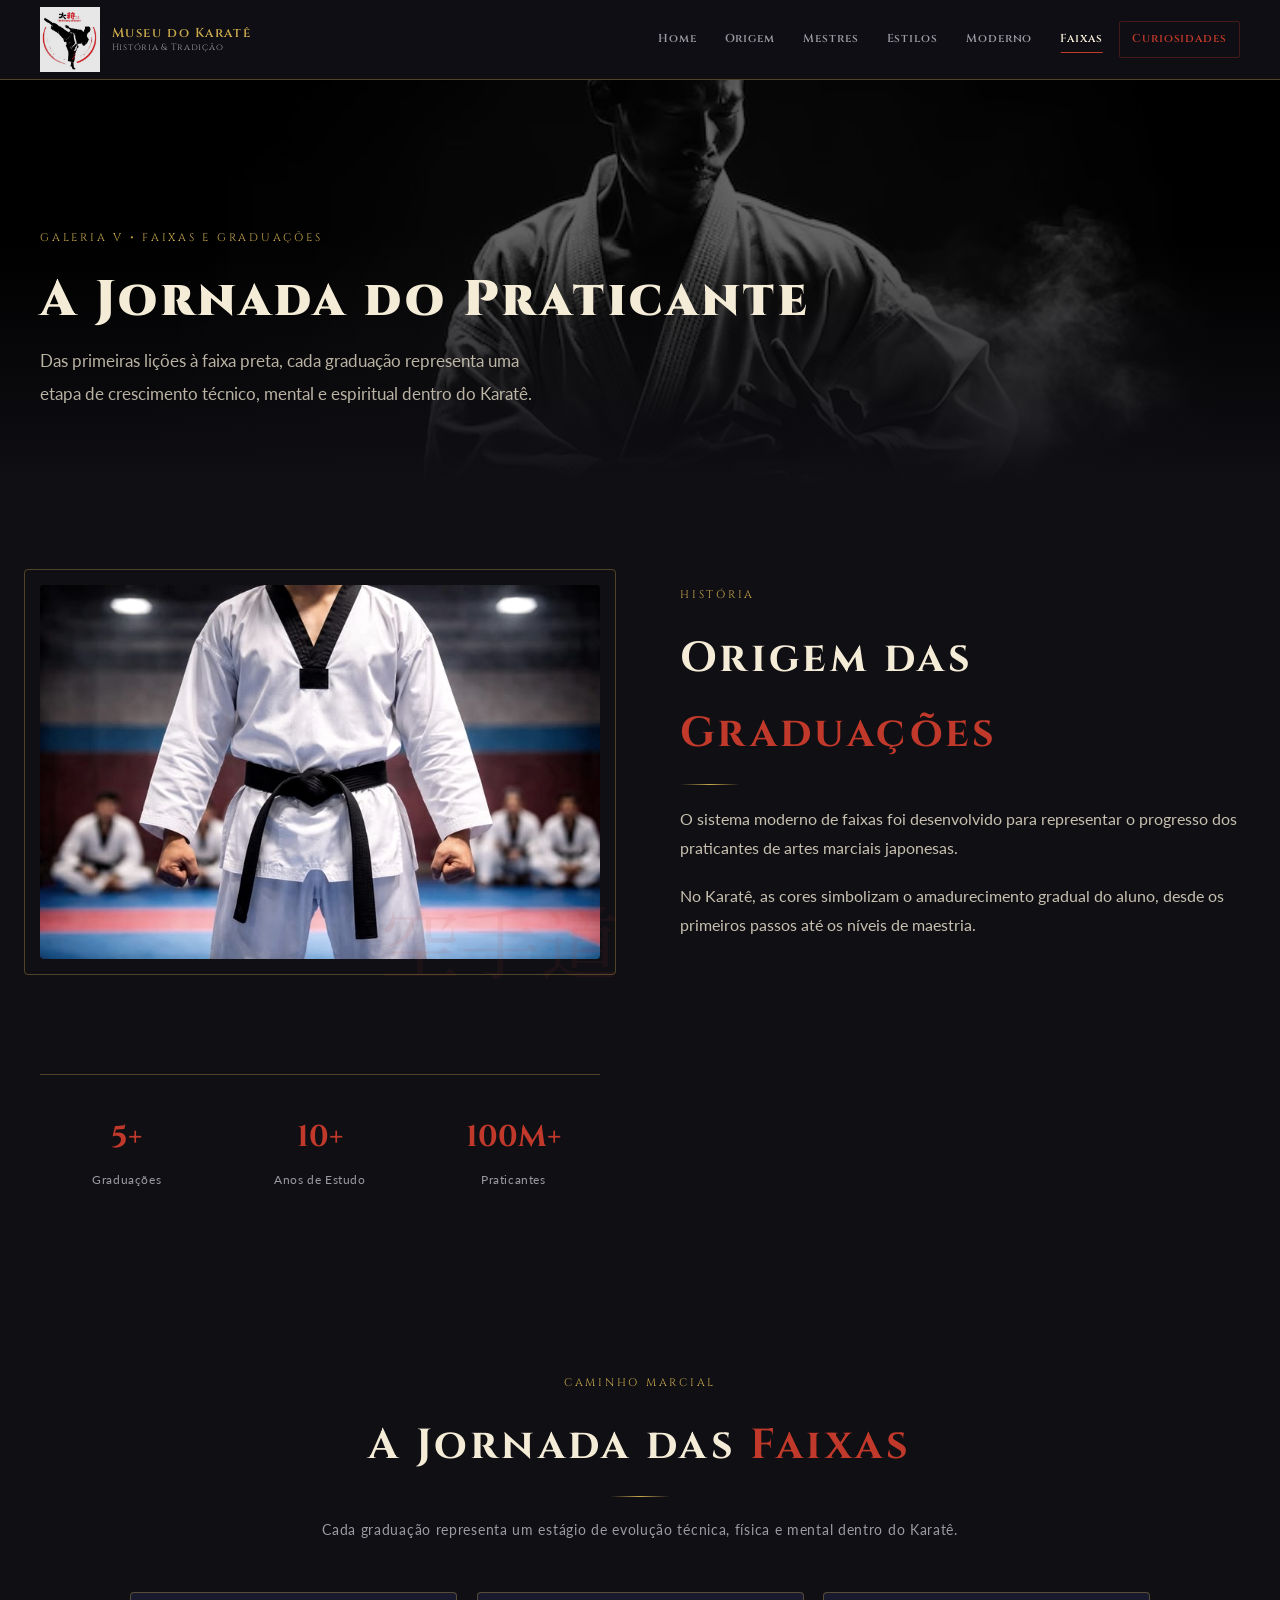
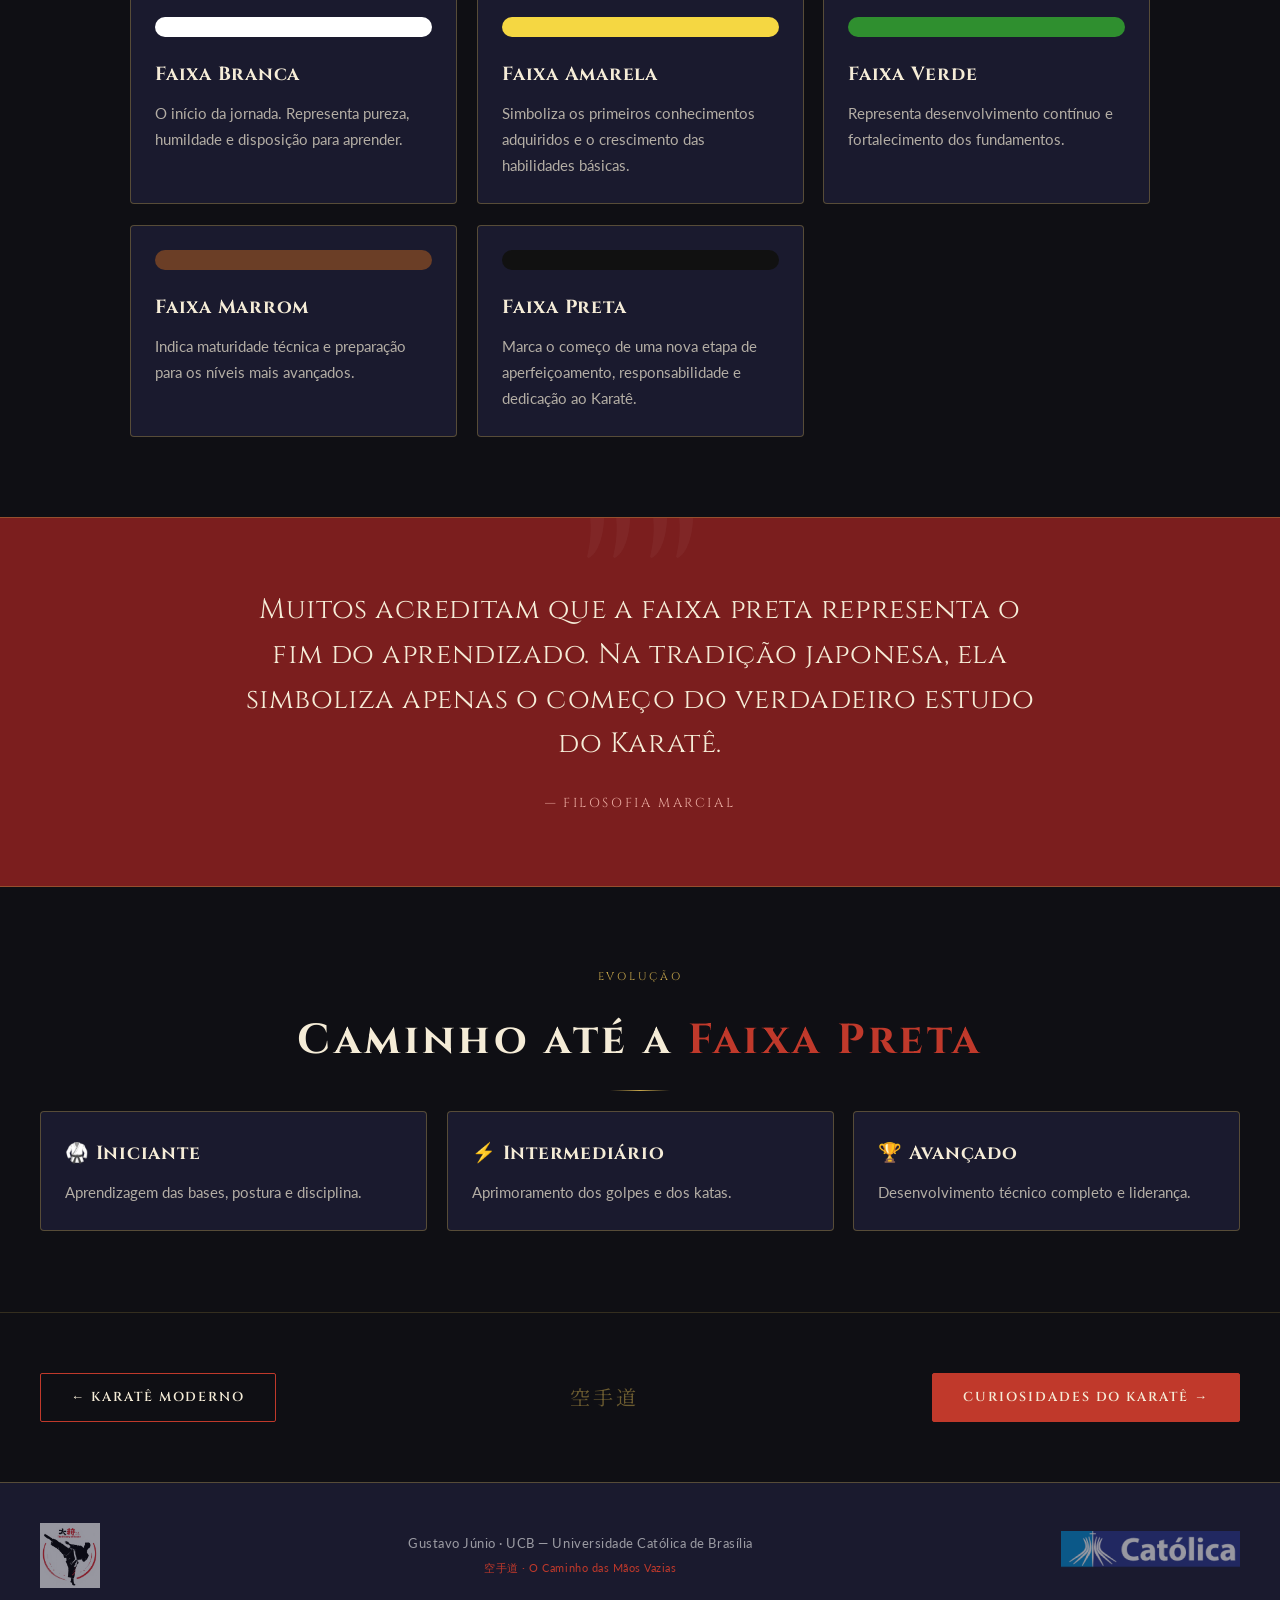
<file: faixas.html>
<!DOCTYPE html>
<html lang="pt-BR">
<head>
  <meta charset="UTF-8">
  <meta name="viewport" content="width=device-width, initial-scale=1.0">
  <title>Graduações - Museu do Karatê</title>

  <link rel="stylesheet" href="style.css">
</head>
<body>


    <header class="header">
      <div class="header-inner">
        <a href="index.html" class="logo">
          <img src="./img/Logo.jpg" alt="Museu do Karatê" />
          <div class="logo-text">
            Museu do Karatê 
            <small>História & Tradição</small>
          </div>
        </a>

      <nav class="navbar">
        <a href="index.html">Home</a>
        <a href="origem.html">Origem</a>
        <a href="mestres.html"> Mestres</a>
        <a href="estilos.html">Estilos</a>
        <a href="moderno.html">Moderno</a>
        <a href="faixas.html" class="active">Faixas</a>
        <a href="curiosidades.html" class="nav-highlight">Curiosidades</a>
      </nav>

    </div>
  </header>


  <section class="page-hero">

    <div
      class="page-hero-bg"
      style="background-image:url('/img/kateco11.jpg');">
    </div>

    <div class="page-hero-overlay"></div>

    <div class="page-hero-content">
     <span class="section-label">
Galeria V • Faixas e Graduações
</span>

<h1>A Jornada do Praticante</h1>

<p class="hero-desc">
Das primeiras lições à faixa preta, cada graduação representa uma etapa de crescimento técnico, mental e espiritual dentro do Karatê.
</p>
    </div>

  </section>

  <section class="about-section">

  <div class="about-image-wrap">
    <img src="./img/Faixa Preta2.jpg" alt="Faixa Preta">
    <div class="about-frame"></div>
  </div>

  <div class="about-text">
    <span class="section-label">História</span>
    <h2 class="section-title">
      Origem das <span>Graduações</span>
    </h2>

    <div class="gold-divider"></div>

    <p>
      O sistema moderno de faixas foi desenvolvido para representar o progresso
      dos praticantes de artes marciais japonesas.
    </p>

    <p>
      No Karatê, as cores simbolizam o amadurecimento gradual do aluno,
      desde os primeiros passos até os níveis de maestria.
    </p>

  </div>
  <div class="about-stats">

  <div class="stat-item">
    <span class="stat-number">5+</span>
    <span class="stat-label">Graduações</span>
  </div>

  <div class="stat-item">
    <span class="stat-number">10+</span>
    <span class="stat-label">Anos de Estudo</span>
  </div>

  <div class="stat-item">
    <span class="stat-number">100M+</span>
    <span class="stat-label">Praticantes</span>
  </div>

</div>

</section>
 
  <section class="faixas-section">

    <span class="section-label reveal">
      Caminho Marcial
    </span>

    <h2 class="section-title reveal">
      A Jornada das <span>Faixas</span>
    </h2>

    <div class="gold-divider reveal"></div>

    <p class="section-subtitle reveal">
      Cada graduação representa um estágio de evolução técnica,
      física e mental dentro do Karatê.
    </p>

    <div class="cards-grid">

      <div class="museum-card">
        <div class="card-body">
           <div style="
      width:100%;
      height:20px;
      background:white;
      border-radius:999px;
      margin-bottom:20px;">
    </div>
          <h3>Faixa Branca</h3>
          <p>
            O início da jornada. Representa pureza, humildade e
            disposição para aprender.
          </p>
        </div>
      </div>

      <div class="museum-card">
        <div class="card-body">
          <div style="
      width:100%;
      height:20px;
      background:#f5d742;
      border-radius:999px;
      margin-bottom:20px;">
    </div>
          <h3>Faixa Amarela</h3>
          <p>
            Simboliza os primeiros conhecimentos adquiridos e o
            crescimento das habilidades básicas.
          </p>
        </div>
      </div>

      <div class="museum-card">
        <div class="card-body">
          <div style="
      width:100%;
      height:20px;
      background:#2f8f2f;
      border-radius:999px;
      margin-bottom:20px;">
    </div>
          <h3>Faixa Verde</h3>
          <p>
            Representa desenvolvimento contínuo e fortalecimento
            dos fundamentos.
          </p>
        </div>
      </div>

      <div class="museum-card">
        <div class="card-body">
          <div style="
      width:100%;
      height:20px;
      background:#6b3e26;
      border-radius:999px;
      margin-bottom:20px;">
    </div>
          <h3>Faixa Marrom</h3>
          <p>
            Indica maturidade técnica e preparação para os níveis
            mais avançados.
          </p>
        </div>
      </div>

      <div class="museum-card">
        <div class="card-body">
          <div style="
      width:100%;
      height:20px;
      background:#111;
      border-radius:999px;
      margin-bottom:20px;">
    </div>
          <h3>Faixa Preta</h3>
          <p>
            Marca o começo de uma nova etapa de aperfeiçoamento,
            responsabilidade e dedicação ao Karatê.
          </p>
        </div>
      </div>

    </div>

  </section>

  <div class="quote-section">
  <p class="quote-text">
    Muitos acreditam que a faixa preta representa o fim do aprendizado. Na tradição japonesa, ela simboliza apenas o começo do verdadeiro estudo do Karatê.
  </p>
  <span class="quote-author">
    — Filosofia Marcial
  </span>
</div>

<section class="gallery-section">

  <span class="section-label">
    Evolução
  </span>

  <h2 class="section-title">
    Caminho até a <span>Faixa Preta</span>
  </h2>

  <div class="gold-divider"></div>

  <div class="cards-grid">

    <div class="museum-card">
      <div class="card-body">
        <h3>🥋 Iniciante</h3>
        <p>
          Aprendizagem das bases, postura e disciplina.
        </p>
      </div>
    </div>

    <div class="museum-card">
      <div class="card-body">
        <h3>⚡ Intermediário</h3>
        <p>
          Aprimoramento dos golpes e dos katas.
        </p>
      </div>
    </div>

    <div class="museum-card">
      <div class="card-body">
        <h3>🏆 Avançado</h3>
        <p>
          Desenvolvimento técnico completo e liderança.
        </p>
      </div>
    </div>

  </div>
  
</section>
  
<div style="max-width:1280px; margin:0 auto; padding:6rem 4rem; display:flex; justify-content:space-between; align-items:center; border-top: 1px solid rgba(201,168,76,0.2);">
    <a href="moderno.html" class="btn"><span>← Karatê Moderno</span></a>
    <span class="jp-text" style="color:var(--kiku); font-size:2rem; opacity:0.5;">空手道</span>
    <a href="curiosidades.html" class="btn btn-primary"><span>Curiosidades Do Karatê →</span></a>
  </div>

<footer class="footer">
  <div class="footer-inner">

    <div class="footer-logo">
      <a href="index.html">
        <img src="./img/Logo.jpg" alt="Museu do Karatê" />
      </a>
    </div>

    <p class="footer-text">
      Gustavo Júnio · UCB — Universidade Católica de Brasília<br />
      <span style="color: var(--torii); font-size: 1.1rem;">
        空手道 · O Caminho das Mãos Vazias
      </span>
    </p>

    <div class="footer-ucb">
      <a href="https://ucb.catolica.edu.br/" target="_blank">
        <img src="./img/logocatolica.webp" alt="Logo UCB" />
      </a>
    </div>

  </div>
</footer>
  </body>
</html>
</file>
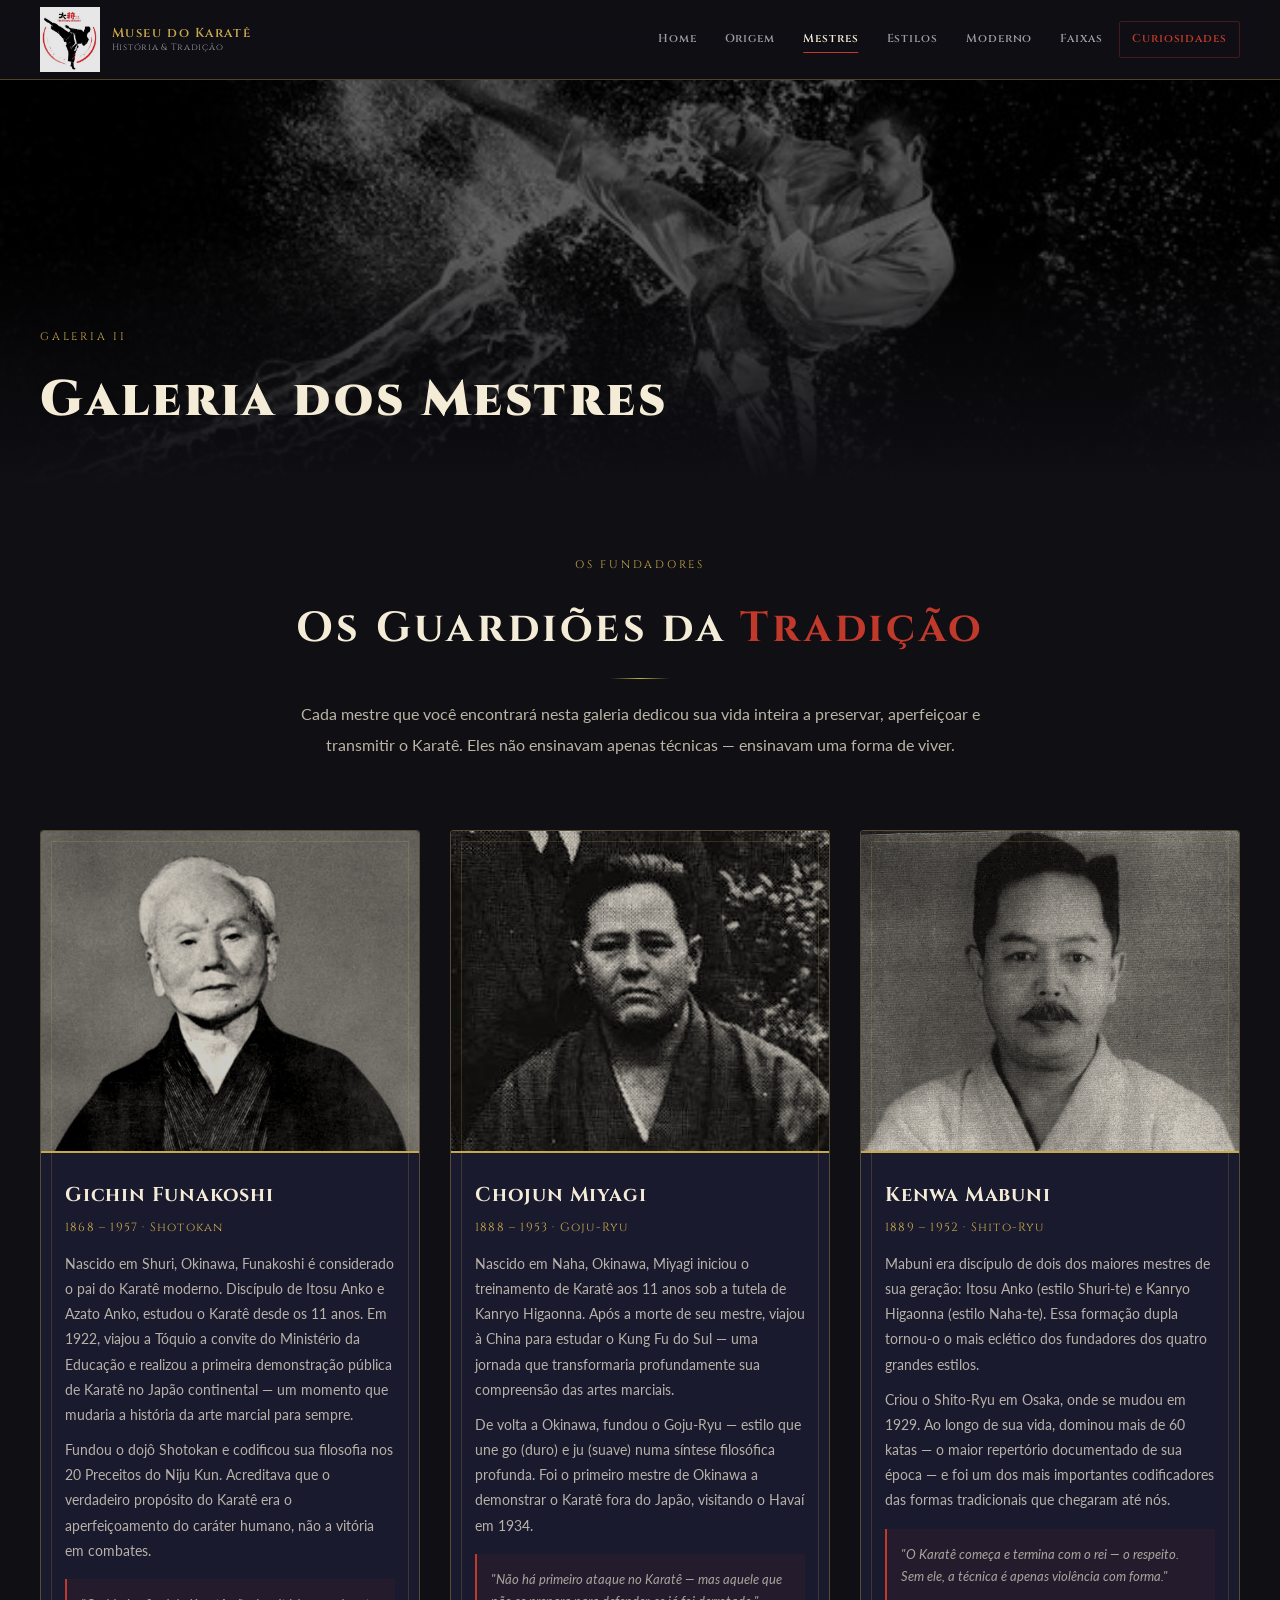
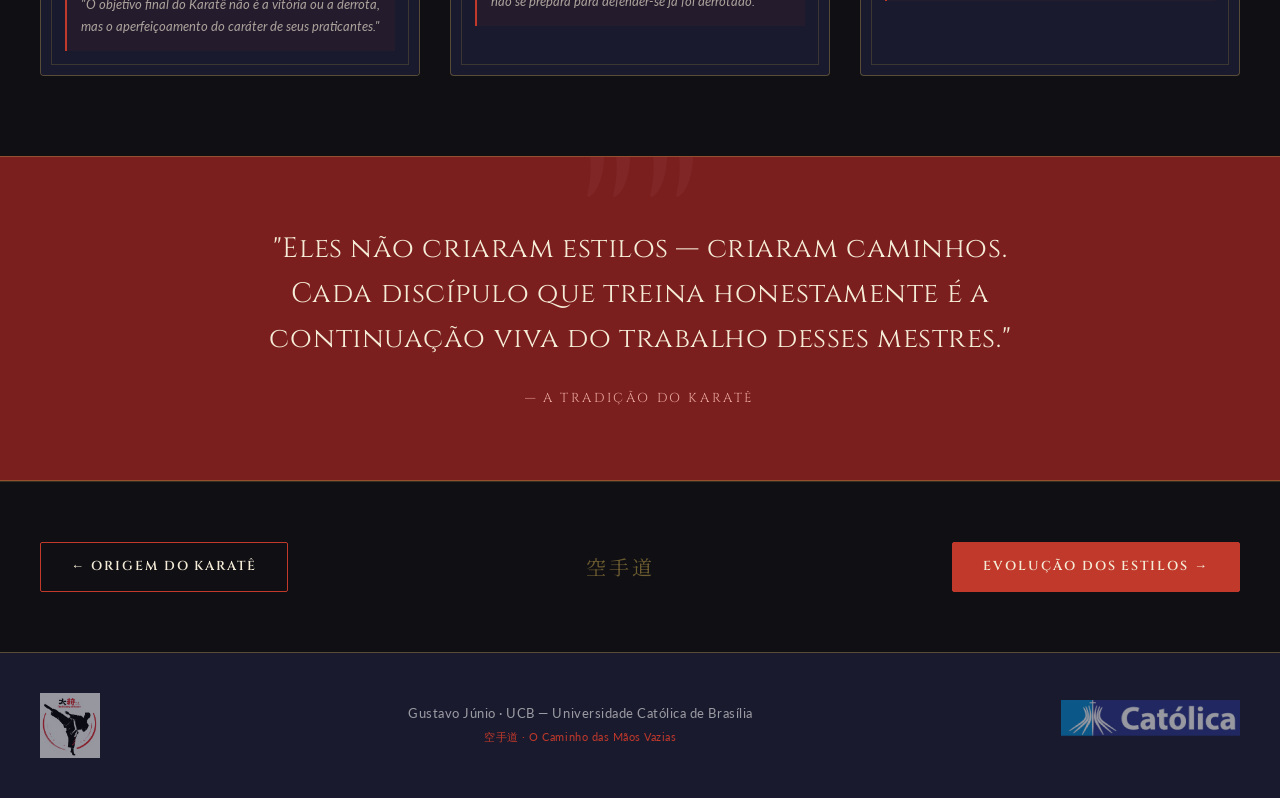
<file: mestres.html>
<!doctype html>
<html lang="pt-br">
<head>
  <meta charset="UTF-8" />
  <meta name="viewport" content="width=device-width, initial-scale=1.0" />
  <title>Galeria dos Mestres — Museu Virtual do Karatê</title>
  <link rel="stylesheet" href="style.css" />
</head>
<body>

    <header class="header">
      <div class="header-inner">
        <a href="index.html" class="logo">
          <img src="./img/Logo.jpg" alt="Museu do Karatê" />
          <div class="logo-text">
            Museu do Karatê
            <small>História & Tradição</small>
          </div>
        </a>
      <nav class="navbar">
        <a href="index.html">Home</a>
        <a href="origem.html">Origem</a>
        <a href="mestres.html" class="active">Mestres</a>
        <a href="estilos.html">Estilos</a>
        <a href="moderno.html">Moderno</a>
        <a href="faixas.html">Faixas</a>
        <a href="curiosidades.html" class="nav-highlight">Curiosidades</a>
      </nav>
    </div>
  </header>

  <div class="page-hero">
    <div class="page-hero-bg" style="background-image: url('./img/pag2.jpg');"></div>
    <div class="page-hero-overlay"></div>
    <div class="page-hero-content">
      <span class="section-label">Galeria II</span>
      <h1>Galeria dos Mestres</h1>
    </div>
  </div>

 
  <div style="max-width:800px; margin:0 auto; padding:7rem 4rem 5rem; text-align:center;">
    <span class="section-label reveal">Os Fundadores</span>
    <h2 class="section-title reveal">Os Guardiões da <span>Tradição</span></h2>
    <div class="gold-divider reveal"></div>
    <p class="reveal" style="color:rgba(245,236,215,0.75); font-size:1.6rem; line-height:1.9;">
      Cada mestre que você encontrará nesta galeria dedicou sua vida inteira a preservar, aperfeiçoar e transmitir o Karatê. Eles não ensinavam apenas técnicas — ensinavam uma forma de viver.
    </p>
  </div>


  <div class="gallery-section" style="padding-top:2rem;">
    <div class="masters-grid" style="max-width:1280px; margin:0 auto;">

    
      <div class="master-card">
        <div class="master-frame"></div>
        <div class="master-img-wrap">
          <img src="./img/Gichin Funakishi - 1868 - 1957.jpg" alt="Gichin Funakoshi" />
        </div>
        <div class="master-plaque">
          <div class="master-name">Gichin Funakoshi</div>
          <div class="master-years">1868 – 1957 · Shotokan</div>
          <p class="master-bio">
            Nascido em Shuri, Okinawa, Funakoshi é considerado o pai do Karatê moderno. Discípulo de Itosu Anko e Azato Anko, estudou o Karatê desde os 11 anos. Em 1922, viajou a Tóquio a convite do Ministério da Educação e realizou a primeira demonstração pública de Karatê no Japão continental — um momento que mudaria a história da arte marcial para sempre.
          </p>
          <p class="master-bio" style="margin-top:1rem;">
            Fundou o dojô Shotokan e codificou sua filosofia nos 20 Preceitos do Niju Kun. Acreditava que o verdadeiro propósito do Karatê era o aperfeiçoamento do caráter humano, não a vitória em combates.
          </p>
          <blockquote class="master-quote">
            "O objetivo final do Karatê não é a vitória ou a derrota, mas o aperfeiçoamento do caráter de seus praticantes."
          </blockquote>
        </div>
      </div>

    
      <div class="master-card">
        <div class="master-frame"></div>
        <div class="master-img-wrap">
          <img src="./img/Chojun Miyagi.jpg" alt="Chojun Miyagi" />
        </div>
        <div class="master-plaque">
          <div class="master-name">Chojun Miyagi</div>
          <div class="master-years">1888 – 1953 · Goju-Ryu</div>
          <p class="master-bio">
            Nascido em Naha, Okinawa, Miyagi iniciou o treinamento de Karatê aos 11 anos sob a tutela de Kanryo Higaonna. Após a morte de seu mestre, viajou à China para estudar o Kung Fu do Sul — uma jornada que transformaria profundamente sua compreensão das artes marciais.
          </p>
          <p class="master-bio" style="margin-top:1rem;">
            De volta a Okinawa, fundou o Goju-Ryu — estilo que une go (duro) e ju (suave) numa síntese filosófica profunda. Foi o primeiro mestre de Okinawa a demonstrar o Karatê fora do Japão, visitando o Havaí em 1934.
          </p>
          <blockquote class="master-quote">
            "Não há primeiro ataque no Karatê — mas aquele que não se prepara para defender-se já foi derrotado."
          </blockquote>
        </div>
      </div>

  
      <div class="master-card">
        <div class="master-frame"></div>
        <div class="master-img-wrap">
          <img src="./img/Kenwa Mabuni - Shito Ryu.jpg" alt="Kenwa Mabuni" />
        </div>
        <div class="master-plaque">
          <div class="master-name">Kenwa Mabuni</div>
          <div class="master-years">1889 – 1952 · Shito-Ryu</div>
          <p class="master-bio">
            Mabuni era discípulo de dois dos maiores mestres de sua geração: Itosu Anko (estilo Shuri-te) e Kanryo Higaonna (estilo Naha-te). Essa formação dupla tornou-o o mais eclético dos fundadores dos quatro grandes estilos.
          </p>
          <p class="master-bio" style="margin-top:1rem;">
            Criou o Shito-Ryu em Osaka, onde se mudou em 1929. Ao longo de sua vida, dominou mais de 60 katas — o maior repertório documentado de sua época — e foi um dos mais importantes codificadores das formas tradicionais que chegaram até nós.
          </p>
          <blockquote class="master-quote">
            "O Karatê começa e termina com o rei — o respeito. Sem ele, a técnica é apenas violência com forma."
          </blockquote>
        </div>
      </div>

    </div>
  </div>


  <div class="quote-section">
    <p class="quote-text">"Eles não criaram estilos — criaram caminhos. Cada discípulo que treina honestamente é a continuação viva do trabalho desses mestres."</p>
    <span class="quote-author">— A tradição do Karatê</span>
  </div>


  <div style="max-width:1280px; margin:0 auto; padding:6rem 4rem; display:flex; justify-content:space-between; align-items:center; border-top: 1px solid rgba(201,168,76,0.2);">
    <a href="origem.html" class="btn"><span>← Origem do Karatê</span></a>
    <span class="jp-text" style="color:var(--kiku); font-size:2rem; opacity:0.5;">空手道</span>
    <a href="estilos.html" class="btn btn-primary"><span>Evolução dos Estilos →</span></a>
  </div>

  <footer class="footer">
  <div class="footer-inner">

    <div class="footer-logo">
      <a href="index.html">
        <img src="./img/Logo.jpg" alt="Museu do Karatê" />
      </a>
    </div>

    <p class="footer-text">
      Gustavo Júnio · UCB — Universidade Católica de Brasília<br />
      <span style="color: var(--torii); font-size: 1.1rem;">
        空手道 · O Caminho das Mãos Vazias
      </span>
    </p>

    <div class="footer-ucb">
      <a href="https://ucb.catolica.edu.br/" target="_blank">
        <img src="./img/logocatolica.webp" alt="Logo UCB" />
      </a>
    </div>

  </div>
</footer>
  </body>
</html>
</file>
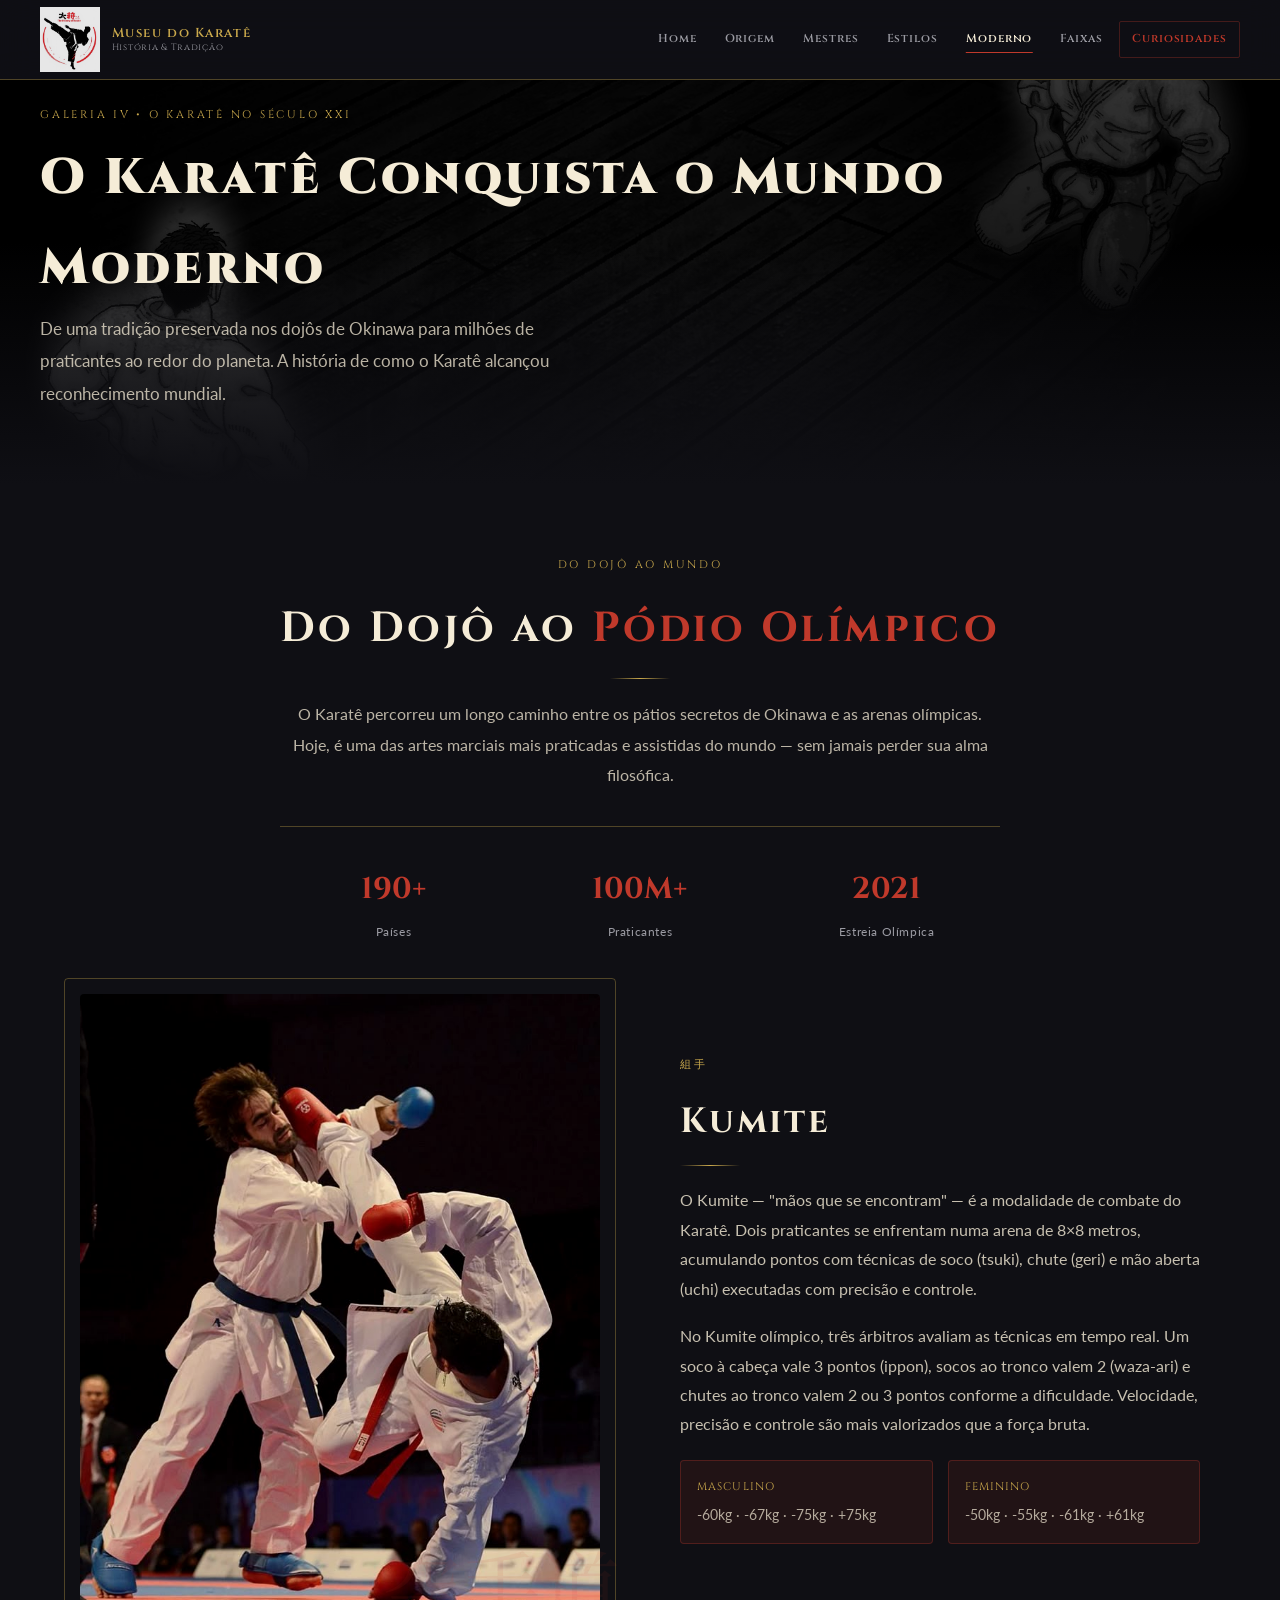
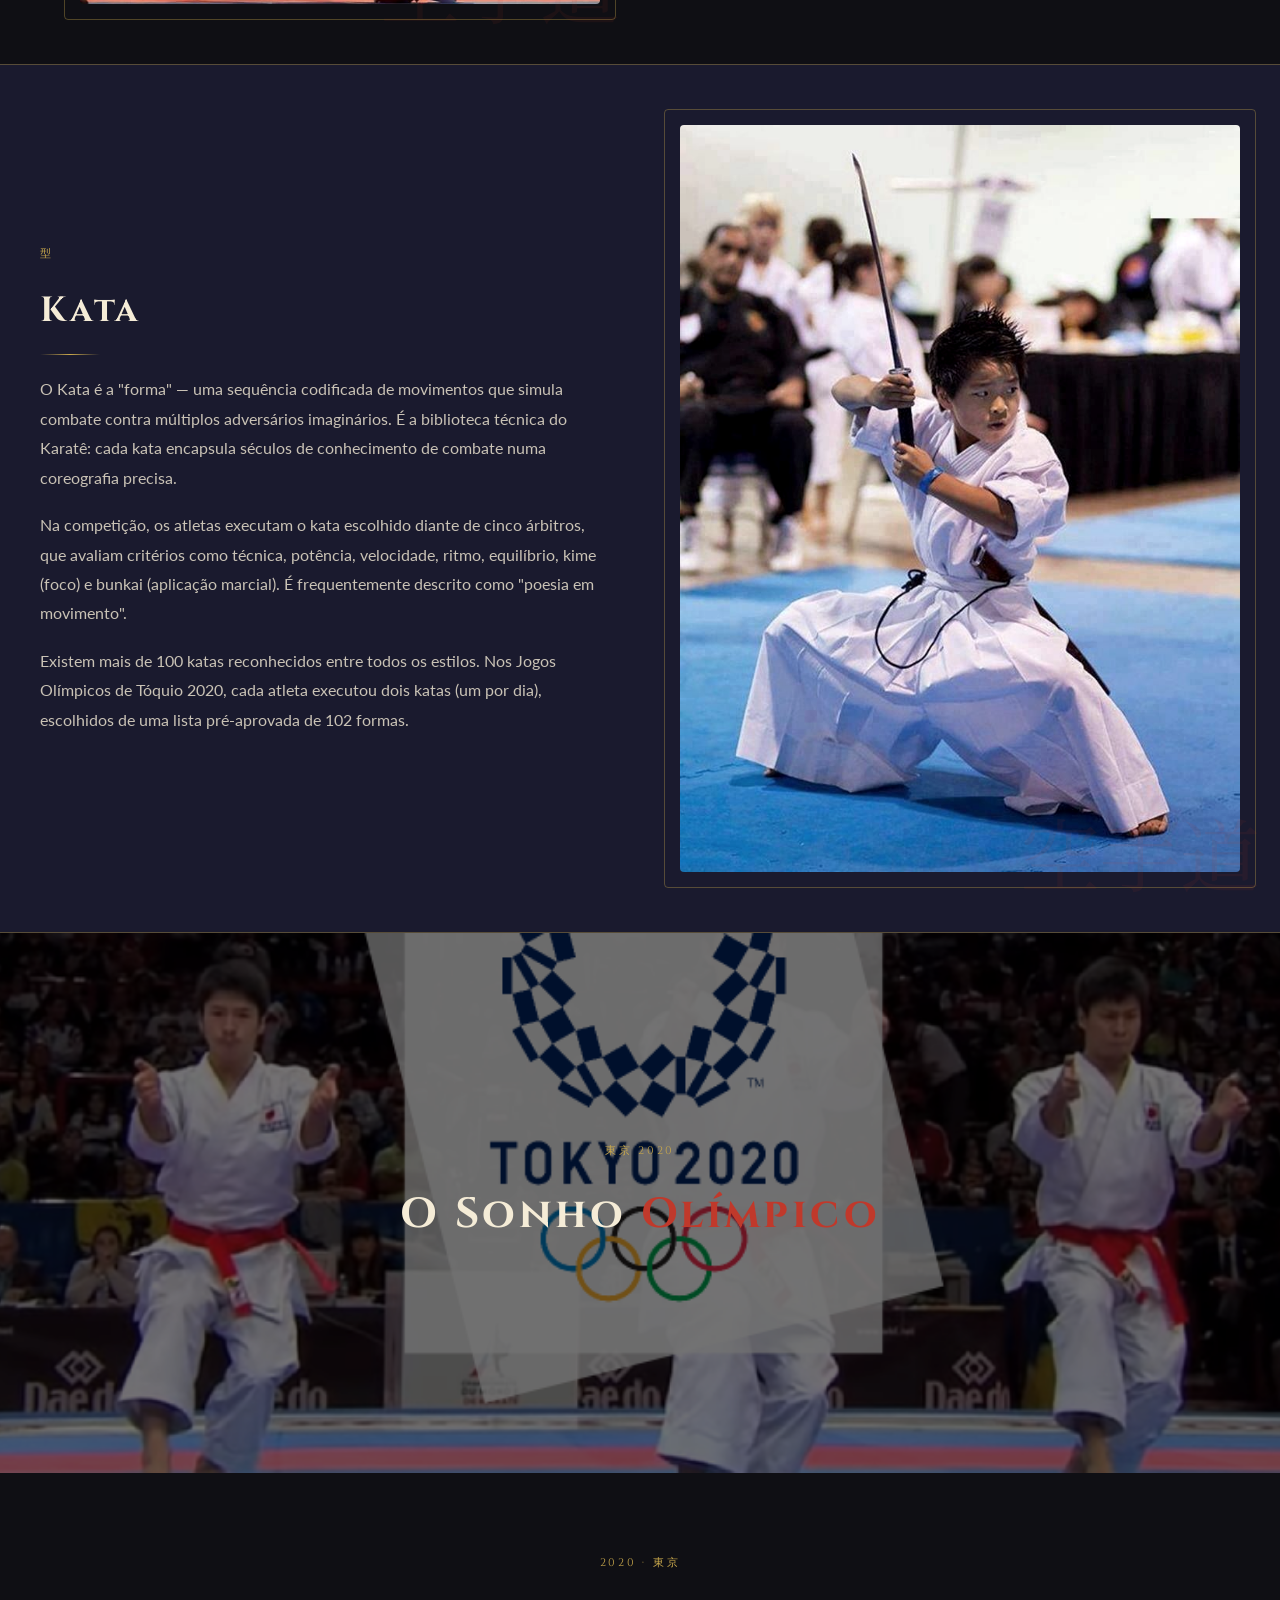
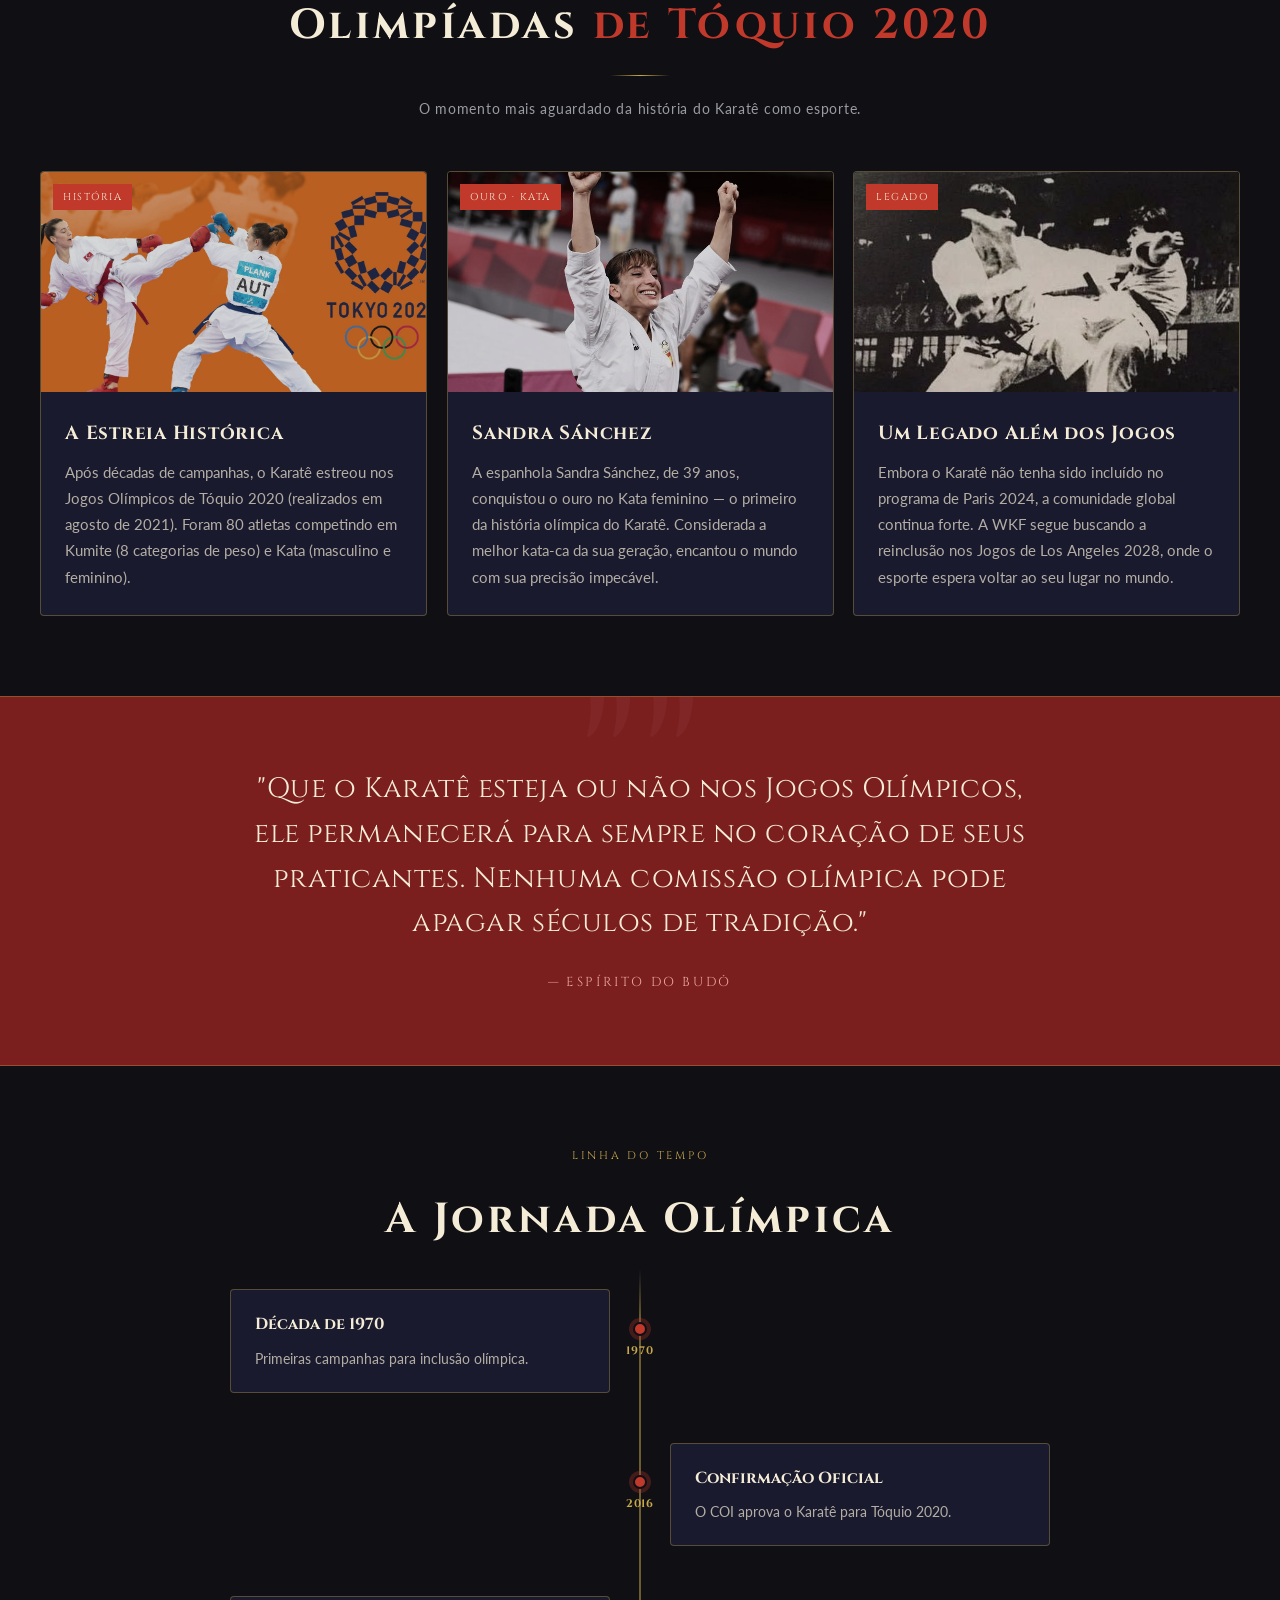
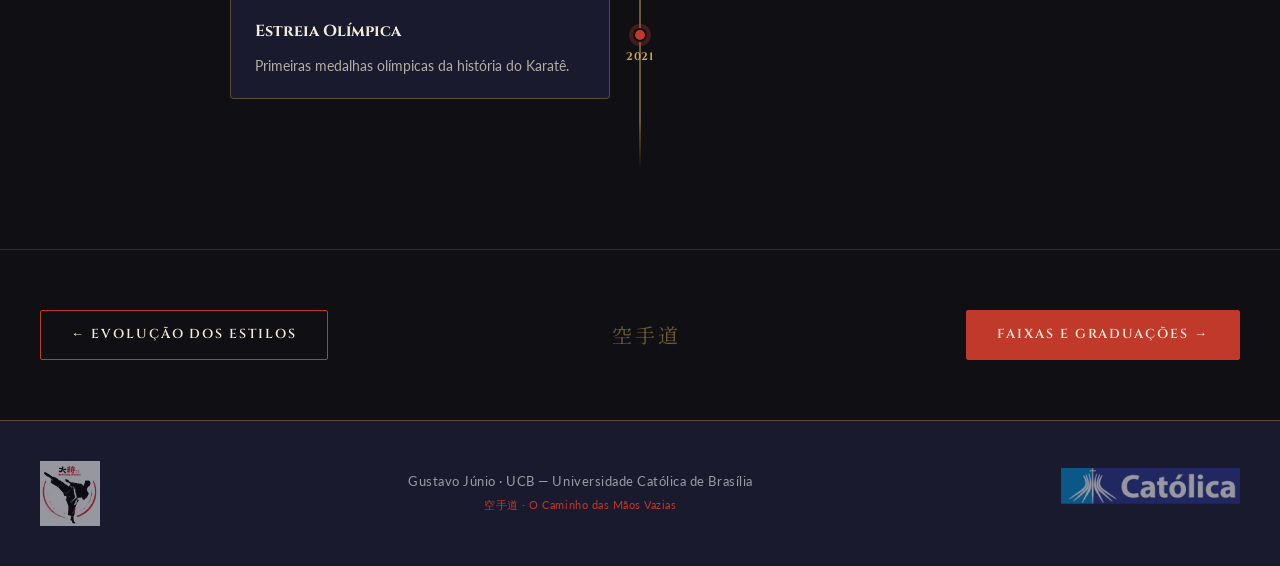
<file: moderno.html>
<!doctype html>
<html lang="pt-br">
<head>
  <meta charset="UTF-8" />
  <meta name="viewport" content="width=device-width, initial-scale=1.0" />
  <title>Karatê Moderno — Museu Virtual do Karatê</title>
  <link rel="stylesheet" href="style.css" />
</head>

<body>

  <header class="header">
      <div class="header-inner">
        <a href="index.html" class="logo">
          <img src="./img/Logo.jpg" alt="Museu do Karatê" />
          <div class="logo-text">
            Museu do Karatê
            <small>História & Tradição</small>
          </div>
        </a>
      <nav class="navbar">
        <a href="index.html">Home</a>
        <a href="origem.html">Origem</a>
        <a href="mestres.html">Mestres</a>
        <a href="estilos.html">Estilos</a>
        <a href="moderno.html" class="active">Moderno</a>
        <a href="faixas.html">Faixas</a>
        <a href="curiosidades.html" class="nav-highlight">Curiosidades</a>
      </nav>
    </div>
  </header>

  <div class="page-hero">
    <div class="page-hero-bg" style="background-image: url('./img/reeeeeeee.jpeg');"></div>
    <div class="page-hero-overlay"></div>
    <div class="page-hero-content">
      <span class="section-label">Galeria IV • O Karatê no Século XXI</span>
  <h1>O Karatê Conquista o Mundo Moderno</h1>

<p class="hero-desc">
De uma tradição preservada nos dojôs de Okinawa para milhões de praticantes ao redor do planeta. A história de como o Karatê alcançou reconhecimento mundial.
</p>
    </div>
  </div>


  <div style="max-width:800px; margin:0 auto; padding:7rem 4rem 5rem; text-align:center;">
    <span class="section-label reveal">Do Dojô ao Mundo</span>
    <h2 class="section-title reveal">Do Dojô ao <span>Pódio Olímpico</span></h2>
    <div class="gold-divider reveal"></div>
    
    <p class="reveal" style="color:rgba(245,236,215,0.75); font-size:1.6rem; line-height:1.9;">
      O Karatê percorreu um longo caminho entre os pátios secretos de Okinawa e as arenas olímpicas. Hoje, é uma das artes marciais mais praticadas e assistidas do mundo — sem jamais perder sua alma filosófica.
    </p>

<div class="about-stats">

  <div class="stat-item">
    <span class="stat-number">190+</span>
    <span class="stat-label">Países</span>
  </div>

  <div class="stat-item">
    <span class="stat-number">100M+</span>
    <span class="stat-label">Praticantes</span>
  </div>

  <div class="stat-item">
    <span class="stat-number">2021</span>
    <span class="stat-label">Estreia Olímpica</span>
  </div>

    </div>
      

</div>
  </div>
  
  <div style="max-width:1280px; margin:0 auto; padding:0 4rem;">
    <div class="about-section" style="padding-top:0; padding-bottom:6rem;">
      <div class="about-image-wrap reveal">
        <img src="./img/Kumite.jpg" alt="Kumite — Combate" />
        <div class="about-frame"></div>
      </div>
      <div class="about-text">
        <span class="section-label" style="text-align:left;">組手</span>
        <h2 class="section-title" style="text-align:left; font-size:3.5rem;">Kumite</h2>
        <div class="gold-divider" style="margin-left:0;"></div>
        <p style="color:rgba(245,236,215,0.8); font-size:1.55rem; line-height:1.9; margin-bottom:1.8rem;">
          O Kumite — "mãos que se encontram" — é a modalidade de combate do Karatê. Dois praticantes se enfrentam numa arena de 8×8 metros, acumulando pontos com técnicas de soco (tsuki), chute (geri) e mão aberta (uchi) executadas com precisão e controle.
        </p>
        <p style="color:rgba(245,236,215,0.8); font-size:1.55rem; line-height:1.9; margin-bottom:1.8rem;">
          No Kumite olímpico, três árbitros avaliam as técnicas em tempo real. Um soco à cabeça vale 3 pontos (ippon), socos ao tronco valem 2 (waza-ari) e chutes ao tronco valem 2 ou 3 pontos conforme a dificuldade. Velocidade, precisão e controle são mais valorizados que a força bruta.
        </p>
        <div style="display:grid; grid-template-columns:1fr 1fr; gap:1.5rem; margin-top:2rem;">
          <div style="background:rgba(192,57,43,0.1); border:1px solid rgba(192,57,43,0.3); padding:1.6rem; border-radius:4px;">
            <div style="font-family:'Cinzel',serif; color:var(--kiku); font-size:1.1rem; letter-spacing:0.1em; margin-bottom:0.5rem;">MASCULINO</div>
            <div style="color:rgba(245,236,215,0.7); font-size:1.4rem;">-60kg · -67kg · -75kg · +75kg</div>
          </div>
          <div style="background:rgba(192,57,43,0.1); border:1px solid rgba(192,57,43,0.3); padding:1.6rem; border-radius:4px;">
            <div style="font-family:'Cinzel',serif; color:var(--kiku); font-size:1.1rem; letter-spacing:0.1em; margin-bottom:0.5rem;">FEMININO</div>
            <div style="color:rgba(245,236,215,0.7); font-size:1.4rem;">-50kg · -55kg · -61kg · +61kg</div>
          </div>
        </div>
      </div>
    </div>
  </div>

  

  <div style="background:var(--sumi-mid); border-top:var(--border-gold); border-bottom:var(--border-gold);">
    <div style="max-width:1280px; margin:0 auto; padding:6rem 4rem;">
      <div class="about-section" style="padding:0;">
        <div class="about-text" style="order:1;">
          <span class="section-label" style="text-align:left;">型</span>
          <h2 class="section-title" style="text-align:left; font-size:3.5rem;">Kata</h2>
          <div class="gold-divider" style="margin-left:0;"></div>
          <p style="color:rgba(245,236,215,0.8); font-size:1.55rem; line-height:1.9; margin-bottom:1.8rem;">
            O Kata é a "forma" — uma sequência codificada de movimentos que simula combate contra múltiplos adversários imaginários. É a biblioteca técnica do Karatê: cada kata encapsula séculos de conhecimento de combate numa coreografia precisa.
          </p>
          <p style="color:rgba(245,236,215,0.8); font-size:1.55rem; line-height:1.9; margin-bottom:1.8rem;">
            Na competição, os atletas executam o kata escolhido diante de cinco árbitros, que avaliam critérios como técnica, potência, velocidade, ritmo, equilíbrio, kime (foco) e bunkai (aplicação marcial). É frequentemente descrito como "poesia em movimento".
          </p>
          <p style="color:rgba(245,236,215,0.8); font-size:1.55rem; line-height:1.9;">
            Existem mais de 100 katas reconhecidos entre todos os estilos. Nos Jogos Olímpicos de Tóquio 2020, cada atleta executou dois katas (um por dia), escolhidos de uma lista pré-aprovada de 102 formas.
          </p>
        </div>
        <div class="about-image-wrap reveal" style="order:2;">
          <img src="./img/Kata.jpg" alt="Kata — Forma" />
          <div class="about-frame"></div>
        </div>
      </div>
    </div>
  </div>

  <section style="position:relative;height:60vh;overflow:hidden;">
  <img
    src="./img/olimpiacoo.png"
    alt="Karatê Olímpico"
    style="width:100%;height:100%;object-fit:cover;filter:brightness(.45);"
  >

  <div style="
      position:absolute;
      inset:0;
      display:flex;
      align-items:center;
      justify-content:center;
      flex-direction:column;
      text-align:center;
  ">
      <span class="section-label">東京 2020</span>
      <h2 class="section-title">
        O Sonho <span>Olímpico</span>
      </h2>
  </div>
</section>

  <div style="max-width:1280px; margin:0 auto; padding:8rem 4rem;">
    <span class="section-label reveal" style="display:block; text-align:center; margin-bottom:1.5rem;">2020 · 東京</span>
    <h2 class="section-title reveal">Olimpíadas <span>de Tóquio 2020</span></h2>
    <div class="gold-divider reveal"></div>
    <p class="section-subtitle reveal">O momento mais aguardado da história do Karatê como esporte.</p>

    <div class="cards-grid">
      <div class="museum-card reveal">
        <div class="card-img-wrap">
          <img src="./img/A Estreia Histórica.jpg" alt="Estreia Olímpica" />
          <span class="card-tag">História</span>
        </div>
        <div class="card-body">
          <h3>A Estreia Histórica</h3>
          <p>Após décadas de campanhas, o Karatê estreou nos Jogos Olímpicos de Tóquio 2020 (realizados em agosto de 2021). Foram 80 atletas competindo em Kumite (8 categorias de peso) e Kata (masculino e feminino).</p>
        </div>
      </div>
      <div class="museum-card reveal">
        <div class="card-img-wrap">
          <img src="./img/Sandra Sánchez.jpg" alt="Sandra Sánchez" />
          <span class="card-tag">Ouro · Kata</span>
        </div>
        <div class="card-body">
          <h3>Sandra Sánchez</h3>
          <p>A espanhola Sandra Sánchez, de 39 anos, conquistou o ouro no Kata feminino — o primeiro da história olímpica do Karatê. Considerada a melhor kata-ca da sua geração, encantou o mundo com sua precisão impecável.</p>
        </div>
      </div>
      <div class="museum-card reveal">
        <div class="card-img-wrap">
          <img src="./img/Um Legado Além dos Jogos.jpg" alt="O Legado" />
          <span class="card-tag">Legado</span>
        </div>
        <div class="card-body">
          <h3>Um Legado Além dos Jogos</h3>
          <p>Embora o Karatê não tenha sido incluído no programa de Paris 2024, a comunidade global continua forte. A WKF segue buscando a reinclusão nos Jogos de Los Angeles 2028, onde o esporte espera voltar ao seu lugar no mundo.</p>
        </div>
      </div>
    </div>
  </div>


  <div class="quote-section">
    <p class="quote-text">"Que o Karatê esteja ou não nos Jogos Olímpicos, ele permanecerá para sempre no coração de seus praticantes. Nenhuma comissão olímpica pode apagar séculos de tradição."</p>
    <span class="quote-author">— Espírito do Budô</span>
  </div>

<div class="timeline-section">
  <span class="section-label">Linha do Tempo</span>
  <h2 class="section-title">A Jornada Olímpica</h2>

  <div class="timeline">

    <div class="timeline-item">
      <div class="tl-content">
        <h4>Década de 1970</h4>
        <p>Primeiras campanhas para inclusão olímpica.</p>
      </div>

      <div class="tl-center">
        <div class="tl-dot"></div>
        <span class="tl-year">1970</span>
      </div>

      <div class="tl-empty"></div>
    </div>

    <div class="timeline-item">
      <div class="tl-empty"></div>

      <div class="tl-center">
        <div class="tl-dot"></div>
        <span class="tl-year">2016</span>
      </div>

      <div class="tl-content">
        <h4>Confirmação Oficial</h4>
        <p>O COI aprova o Karatê para Tóquio 2020.</p>
      </div>
    </div>

    <div class="timeline-item">
      <div class="tl-content">
        <h4>Estreia Olímpica</h4>
        <p>Primeiras medalhas olímpicas da história do Karatê.</p>
      </div>

      <div class="tl-center">
        <div class="tl-dot"></div>
        <span class="tl-year">2021</span>
      </div>

      <div class="tl-empty"></div>
    </div>

  </div>
</div>

  <div style="max-width:1280px; margin:0 auto; padding:6rem 4rem; display:flex; justify-content:space-between; align-items:center; border-top: 1px solid rgba(201,168,76,0.2);">
    <a href="estilos.html" class="btn"><span>← Evolução dos Estilos</span></a>
    <span class="jp-text" style="color:var(--kiku); font-size:2rem; opacity:0.5;">空手道</span>
    <a href="faixas.html" class="btn btn-primary"><span>Faixas e Graduações →</span></a>
  </div>

  <footer class="footer">
  <div class="footer-inner">

    <div class="footer-logo">
      <a href="index.html">
        <img src="./img/Logo.jpg" alt="Museu do Karatê" />
      </a>
    </div>

    <p class="footer-text">
      Gustavo Júnio · UCB — Universidade Católica de Brasília<br />
      <span style="color: var(--torii); font-size: 1.1rem;">
        空手道 · O Caminho das Mãos Vazias
      </span>
    </p>

    <div class="footer-ucb">
      <a href="https://ucb.catolica.edu.br/" target="_blank">
        <img src="./img/logocatolica.webp" alt="Logo UCB" />
      </a>
    </div>

  </div>
</footer>
  </body>
</html>
</file>
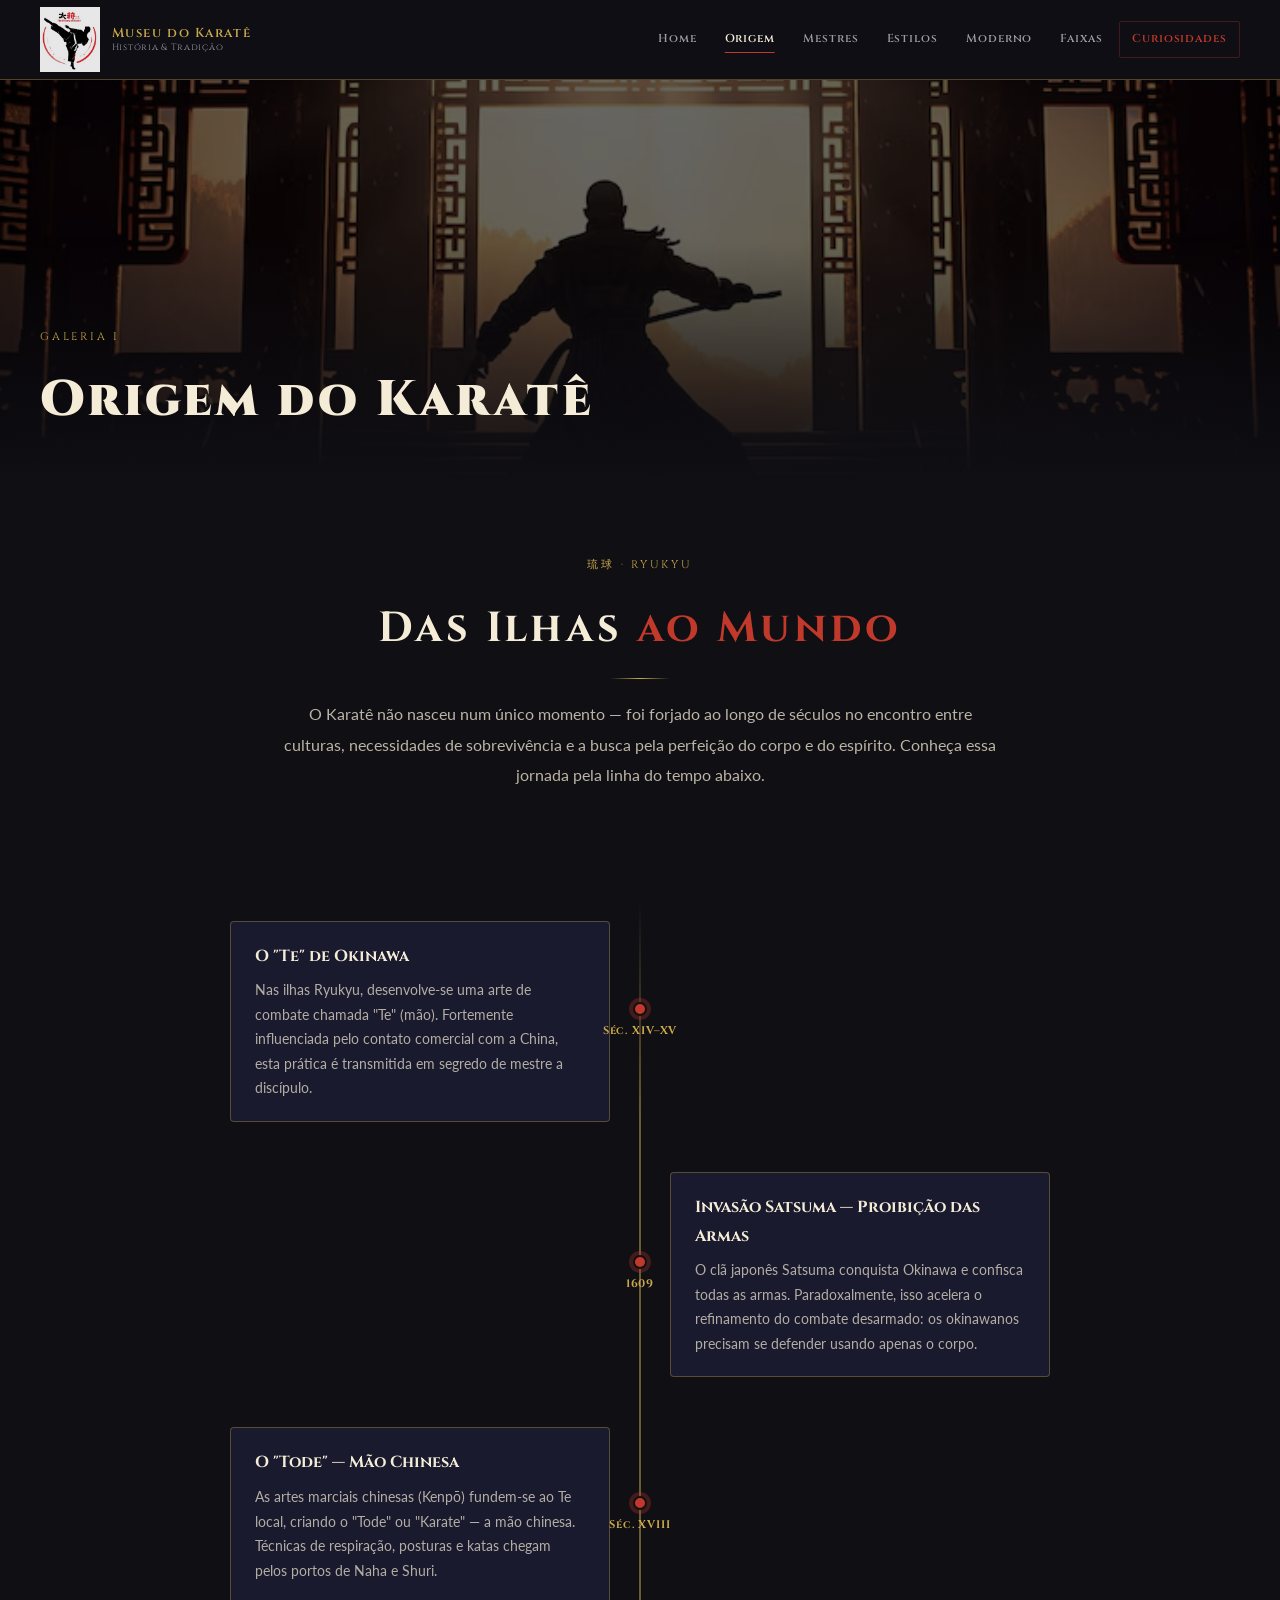
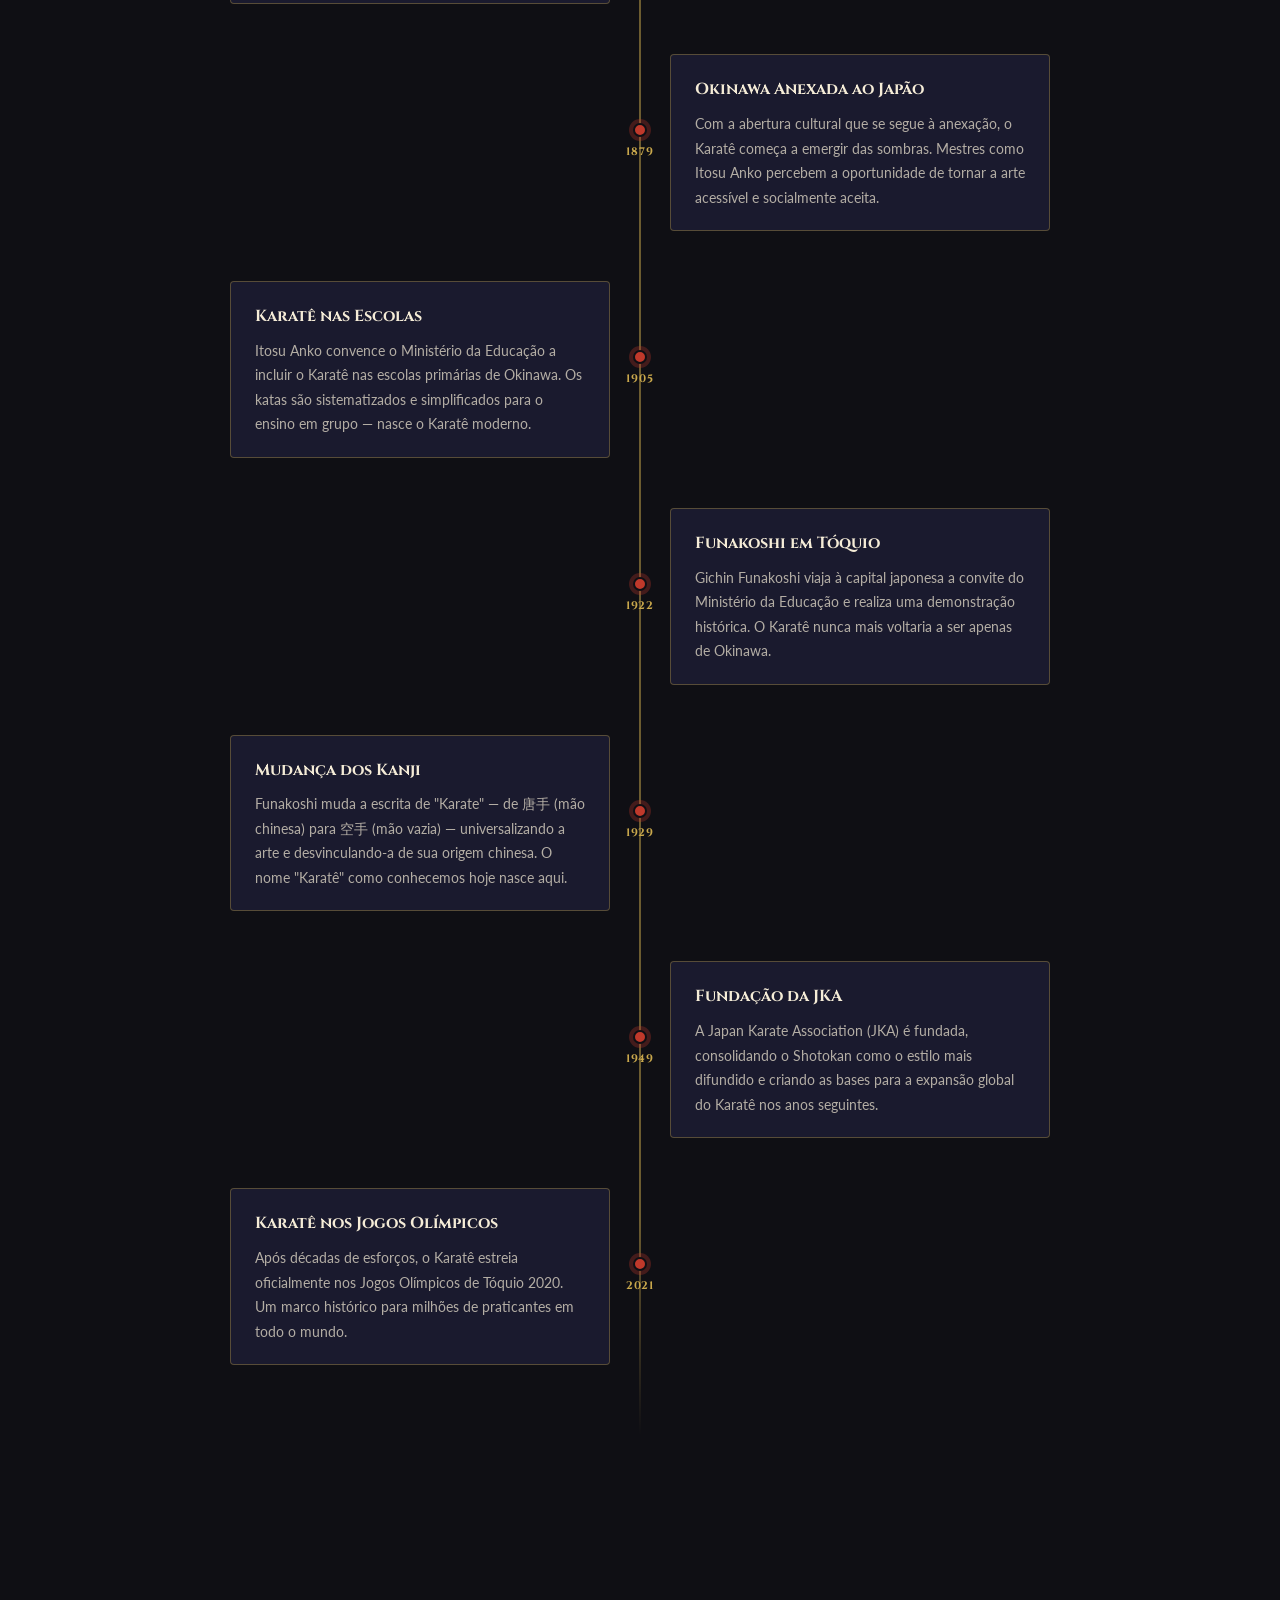
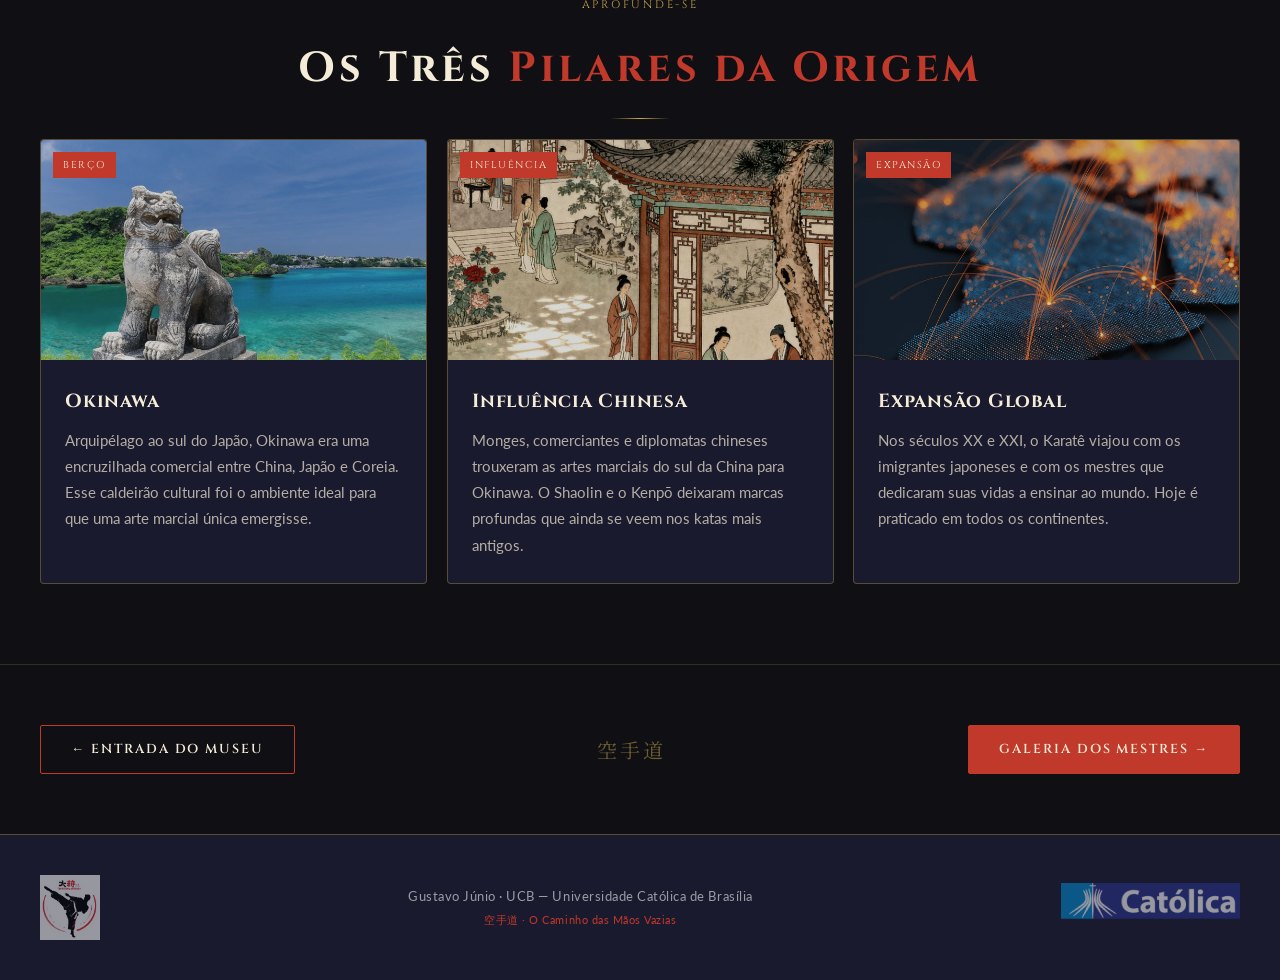
<file: origem.html>
<!doctype html>
<html lang="pt-br">
<head>
  <meta charset="UTF-8" />
  <meta name="viewport" content="width=device-width, initial-scale=1.0" />
  <title>Origem do Karatê — Museu Virtual</title>
  <link rel="stylesheet" href="style.css" />
</head>
<body>

  <header class="header">
      <div class="header-inner">
        <a href="index.html" class="logo">
          <img src="./img/Logo.jpg" alt="Museu do Karatê" />
          <div class="logo-text">
            Museu do Karatê
            <small>História & Tradição</small>
          </div>
        </a>
      <nav class="navbar">
        <a href="index.html">Home</a>
        <a href="origem.html" class="active">Origem</a>
        <a href="mestres.html">Mestres</a>
        <a href="estilos.html">Estilos</a>
        <a href="moderno.html">Moderno</a>
        <a href="faixas.html">Faixas</a>
        <a href="curiosidades.html" class="nav-highlight">Curiosidades</a>
      </nav>
    </div>
  </header>


  <div class="page-hero">
    <div class="page-hero-bg" style="background-image: url('./img/pag1.avif');"></div>
    <div class="page-hero-overlay"></div>
    <div class="page-hero-content">
      <span class="section-label">Galeria I</span>
      <h1>Origem do Karatê</h1>
    </div>
  </div>


  <div style="max-width:800px; margin:0 auto; padding: 7rem 4rem 3rem; text-align:center;">
    <span class="section-label reveal">琉球 · Ryukyu</span>
    <h2 class="section-title reveal">Das Ilhas <span>ao Mundo</span></h2>
    <div class="gold-divider reveal"></div>
    <p class="reveal" style="color:rgba(245,236,215,0.75); font-size:1.6rem; line-height:1.9;">
      O Karatê não nasceu num único momento — foi forjado ao longo de séculos no encontro entre culturas, necessidades de sobrevivência e a busca pela perfeição do corpo e do espírito. Conheça essa jornada pela linha do tempo abaixo.
    </p>
  </div>


  <div class="timeline-section">
    <div class="timeline">

      <div class="timeline-item">
        <div class="tl-content">
          <h4>O "Te" de Okinawa</h4>
          <p>Nas ilhas Ryukyu, desenvolve-se uma arte de combate chamada "Te" (mão). Fortemente influenciada pelo contato comercial com a China, esta prática é transmitida em segredo de mestre a discípulo.</p>
        </div>
        <div class="tl-center">
          <div class="tl-dot"></div>
          <span class="tl-year">Séc. XIV–XV</span>
        </div>
        <div class="tl-empty"></div>
      </div>

      <div class="timeline-item">
        <div class="tl-empty"></div>
        <div class="tl-center">
          <div class="tl-dot"></div>
          <span class="tl-year">1609</span>
        </div>
        <div class="tl-content">
          <h4>Invasão Satsuma — Proibição das Armas</h4>
          <p>O clã japonês Satsuma conquista Okinawa e confisca todas as armas. Paradoxalmente, isso acelera o refinamento do combate desarmado: os okinawanos precisam se defender usando apenas o corpo.</p>
        </div>
      </div>

      <div class="timeline-item">
        <div class="tl-content">
          <h4>O "Tode" — Mão Chinesa</h4>
          <p>As artes marciais chinesas (Kenpō) fundem-se ao Te local, criando o "Tode" ou "Karate" — a mão chinesa. Técnicas de respiração, posturas e katas chegam pelos portos de Naha e Shuri.</p>
        </div>
        <div class="tl-center">
          <div class="tl-dot"></div>
          <span class="tl-year">Séc. XVIII</span>
        </div>
        <div class="tl-empty"></div>
      </div>

      <div class="timeline-item">
        <div class="tl-empty"></div>
        <div class="tl-center">
          <div class="tl-dot"></div>
          <span class="tl-year">1879</span>
        </div>
        <div class="tl-content">
          <h4>Okinawa Anexada ao Japão</h4>
          <p>Com a abertura cultural que se segue à anexação, o Karatê começa a emergir das sombras. Mestres como Itosu Anko percebem a oportunidade de tornar a arte acessível e socialmente aceita.</p>
        </div>
      </div>

      <div class="timeline-item">
        <div class="tl-content">
          <h4>Karatê nas Escolas</h4>
          <p>Itosu Anko convence o Ministério da Educação a incluir o Karatê nas escolas primárias de Okinawa. Os katas são sistematizados e simplificados para o ensino em grupo — nasce o Karatê moderno.</p>
        </div>
        <div class="tl-center">
          <div class="tl-dot"></div>
          <span class="tl-year">1905</span>
        </div>
        <div class="tl-empty"></div>
      </div>

      <div class="timeline-item">
        <div class="tl-empty"></div>
        <div class="tl-center">
          <div class="tl-dot"></div>
          <span class="tl-year">1922</span>
        </div>
        <div class="tl-content">
          <h4>Funakoshi em Tóquio</h4>
          <p>Gichin Funakoshi viaja à capital japonesa a convite do Ministério da Educação e realiza uma demonstração histórica. O Karatê nunca mais voltaria a ser apenas de Okinawa.</p>
        </div>
      </div>

      <div class="timeline-item">
        <div class="tl-content">
          <h4>Mudança dos Kanji</h4>
          <p>Funakoshi muda a escrita de "Karate" — de 唐手 (mão chinesa) para 空手 (mão vazia) — universalizando a arte e desvinculando-a de sua origem chinesa. O nome "Karatê" como conhecemos hoje nasce aqui.</p>
        </div>
        <div class="tl-center">
          <div class="tl-dot"></div>
          <span class="tl-year">1929</span>
        </div>
        <div class="tl-empty"></div>
      </div>

      <div class="timeline-item">
        <div class="tl-empty"></div>
        <div class="tl-center">
          <div class="tl-dot"></div>
          <span class="tl-year">1949</span>
        </div>
        <div class="tl-content">
          <h4>Fundação da JKA</h4>
          <p>A Japan Karate Association (JKA) é fundada, consolidando o Shotokan como o estilo mais difundido e criando as bases para a expansão global do Karatê nos anos seguintes.</p>
        </div>
      </div>

      <div class="timeline-item">
        <div class="tl-content">
          <h4>Karatê nos Jogos Olímpicos</h4>
          <p>Após décadas de esforços, o Karatê estreia oficialmente nos Jogos Olímpicos de Tóquio 2020. Um marco histórico para milhões de praticantes em todo o mundo.</p>
        </div>
        <div class="tl-center">
          <div class="tl-dot"></div>
          <span class="tl-year">2021</span>
        </div>
        <div class="tl-empty"></div>
      </div>

    </div>
  </div>


  <div class="gallery-section bg-alt">
    <span class="section-label reveal">Aprofunde-se</span>
    <h2 class="section-title reveal">Os Três <span>Pilares da Origem</span></h2>
    <div class="gold-divider reveal"></div>
    <div class="cards-grid" style="max-width:1280px; margin:0 auto;">
      <div class="museum-card reveal">
        <div class="card-img-wrap">
          <img src="./img/Okinawa.jpg" alt="Okinawa" />
          <span class="card-tag">Berço</span>
        </div>
        <div class="card-body">
          <h3>Okinawa</h3>
          <p>Arquipélago ao sul do Japão, Okinawa era uma encruzilhada comercial entre China, Japão e Coreia. Esse caldeirão cultural foi o ambiente ideal para que uma arte marcial única emergisse.</p>
        </div>
      </div>
      <div class="museum-card reveal">
        <div class="card-img-wrap">
          <img src="./img/Influência Chinesa.jpg" alt="Influência Chinesa" />
          <span class="card-tag">Influência</span>
        </div>
        <div class="card-body">
          <h3>Influência Chinesa</h3>
          <p>Monges, comerciantes e diplomatas chineses trouxeram as artes marciais do sul da China para Okinawa. O Shaolin e o Kenpō deixaram marcas profundas que ainda se veem nos katas mais antigos.</p>
        </div>
      </div>
      <div class="museum-card reveal">
        <div class="card-img-wrap">
          <img src="./img/Expansão Global.jpg" alt="Expansão" />
          <span class="card-tag">Expansão</span>
        </div>
        <div class="card-body">
          <h3>Expansão Global</h3>
          <p>Nos séculos XX e XXI, o Karatê viajou com os imigrantes japoneses e com os mestres que dedicaram suas vidas a ensinar ao mundo. Hoje é praticado em todos os continentes.</p>
        </div>
      </div>
    </div>
  </div>


  <div style="max-width:1280px; margin:0 auto; padding:6rem 4rem; display:flex; justify-content:space-between; align-items:center; border-top: 1px solid rgba(201,168,76,0.2);">
    <a href="index.html" class="btn"><span>← Entrada do Museu</span></a>
    <span class="jp-text" style="color:var(--kiku); font-size:2rem; opacity:0.5;">空手道</span>
    <a href="mestres.html" class="btn btn-primary"><span>Galeria dos Mestres →</span></a>
  </div>

  <footer class="footer">
  <div class="footer-inner">

    <div class="footer-logo">
      <a href="index.html">
        <img src="./img/Logo.jpg" alt="Museu do Karatê" />
      </a>
    </div>

    <p class="footer-text">
      Gustavo Júnio · UCB — Universidade Católica de Brasília<br />
      <span style="color: var(--torii); font-size: 1.1rem;">
        空手道 · O Caminho das Mãos Vazias
      </span>
    </p>

    <div class="footer-ucb">
      <a href="https://ucb.catolica.edu.br/" target="_blank">
        <img src="./img/logocatolica.webp" alt="Logo UCB" />
      </a>
    </div>

  </div>
</footer>
  </body>
</html>
</file>
<file: style.css>
@import url('https://fonts.googleapis.com/css2?family=Cinzel:wght@400;600;700;900&family=Lato:wght@300;400;700&family=Noto+Serif+JP:wght@300;400&display=swap');

:root {
  --torii:      #C0392B;
  --torii-dark: #7B1E1E;
  --torii-lite: #E8A89E;
  --sumi:       #0F0F14;
  --sumi-mid:   #1A1A2E;
  --washi:      #F5ECD7;
  --washi-dark: #E8D9B8;
  --kiku:       #C9A84C;
  --kiku-lite:  #E8C97A;
  --shoji:      #FAFAF6;
  --pedra:      #6B6B72;
  --pedra-lite: #9B9BA3;
  --branco:     #FFFFFF;

  --border-gold: 1px solid rgba(201,168,76,0.35);
  --border-lite: 1px solid rgba(255,255,255,0.08);

  --shadow-card:  0 8px 40px rgba(0,0,0,0.55);
  --shadow-hover: 0 20px 60px rgba(0,0,0,0.7);
  --shadow-glow:  0 0 30px rgba(192,57,43,0.25);

  --radius:      2px;
  --radius-card: 4px;
  --transition:  0.35s cubic-bezier(0.4,0,0.2,1);

  --header-h: 80px;
}


*, *::before, *::after { box-sizing: border-box; margin: 0; padding: 0; }

html {
  scroll-behavior: smooth;
  font-size: 10px;
  overflow-x: hidden;
}

body {
  background-color: var(--sumi);
  color: var(--washi);
  font-family: 'Lato', sans-serif;
  font-size: 1.6rem;
  line-height: 1.8;
  overflow-x: hidden;
  animation: pageFade .7s ease both;
}

a { text-decoration: none; color: inherit; }
img { display: block; max-width: 100%; }

::-webkit-scrollbar { width: 4px; }
::-webkit-scrollbar-track { background: var(--sumi-mid); }
::-webkit-scrollbar-thumb { background: var(--torii); border-radius: 2px; }
::selection { background: var(--torii); color: var(--washi); }


.jp-text {
  font-family: 'Noto Serif JP', serif;
  letter-spacing: 0.15em;
}

.section-label {
  display: block;
  font-family: 'Cinzel', serif;
  font-size: 1.1rem;
  letter-spacing: 0.25em;
  color: var(--kiku);
  text-transform: uppercase;
  text-align: center;
  margin-bottom: 1.6rem;
}

.section-title {
  font-family: 'Cinzel', serif;
  font-size: clamp(2.4rem, 5vw, 4.2rem);
  font-weight: 700;
  color: var(--washi);
  text-align: center;
  letter-spacing: 0.08em;
  margin-bottom: 1.2rem;
}
.section-title span { color: var(--torii); }

.section-subtitle {
  font-size: 1.4rem;
  color: var(--pedra-lite);
  text-align: center;
  letter-spacing: 0.05em;
  margin-bottom: 5rem;
  max-width: 640px;
  margin-left: auto;
  margin-right: auto;
}

.gold-divider {
  width: 60px;
  height: 1px;
  background: linear-gradient(90deg, transparent, var(--kiku), transparent);
  margin: 0 auto 2rem;
}

.deco-divider {
  display: flex;
  align-items: center;
  gap: 2rem;
  margin: 2rem auto 6rem;
  max-width: 400px;
  justify-content: center;
}
.deco-divider-line {
  flex: 1;
  height: 1px;
  background: linear-gradient(90deg, transparent, var(--kiku));
}
.deco-divider-line:last-child {
  background: linear-gradient(90deg, var(--kiku), transparent);
}
.deco-divider-icon {
  color: var(--kiku);
  font-size: 1.6rem;
  font-family: 'Noto Serif JP', serif;
}


.header {
  position: fixed;
  top: 0; left: 0; right: 0;
  z-index: 999;
  background: rgba(15,15,20,0.95);
  border-bottom: var(--border-gold);
  height: var(--header-h);
}

@supports (backdrop-filter: blur(16px)) {
  .header {
    backdrop-filter: blur(16px);
    -webkit-backdrop-filter: blur(16px);
    background: rgba(15,15,20,0.75);
  }
}

.header-inner {
  max-width: 1280px;
  margin: 0 auto;
  padding: 0 4rem;
  height: 100%;
  display: flex;
  align-items: center;
  justify-content: space-between;
}

.logo {
  display: flex;
  align-items: center;
  gap: 1.2rem;
}
.logo img {
  height: 65px;
  opacity: 0.9;
  transition: var(--transition);
}
.logo img:hover { opacity: 1; transform: scale(1.03); }

.logo-text {
  font-family: 'Cinzel', serif;
  font-size: 1.3rem;
  font-weight: 600;
  color: var(--kiku);
  letter-spacing: 0.12em;
  line-height: 1.3;
}
.logo-text small {
  display: block;
  font-size: 0.9rem;
  color: var(--pedra-lite);
  font-weight: 400;
  letter-spacing: 0.08em;
}


.navbar {
  display: flex;
  align-items: center;
  gap: 0.4rem;
}
.navbar a {
  font-family: 'Cinzel', serif;
  font-size: 1.15rem;
  font-weight: 600;
  color: var(--pedra-lite);
  letter-spacing: 0.08em;
  padding: 0.7rem 1.2rem;
  position: relative;
  transition: var(--transition);
  border-radius: var(--radius);
  white-space: nowrap;
}
.navbar a::after {
  content: '';
  position: absolute;
  bottom: 4px; left: 50%;
  width: 0; height: 1px;
  background: var(--torii);
  transform: translateX(-50%);
  transition: var(--transition);
}
.navbar a:hover,
.navbar a.active { color: var(--washi); }
.navbar a:hover::after,
.navbar a.active::after { width: calc(100% - 2.4rem); }

.navbar a.nav-highlight {
  color: var(--torii);
  border: 1px solid rgba(192,57,43,0.3);
  border-radius: var(--radius);
}
.navbar a.nav-highlight:hover {
  background: var(--torii);
  color: var(--washi);
  border-color: var(--torii);
}
.navbar a.nav-highlight::after { display: none; }

.btn {
  display: inline-block;
  font-family: 'Cinzel', serif;
  font-size: 1.3rem;
  font-weight: 600;
  letter-spacing: 0.15em;
  padding: 1.2rem 3rem;
  border: 1px solid var(--torii);
  color: var(--washi);
  background: transparent;
  cursor: pointer;
  position: relative;
  overflow: hidden;
  transition: var(--transition);
  text-transform: uppercase;
  border-radius: var(--radius);
}
.btn::before {
  content: '';
  position: absolute;
  inset: 0;
  background: var(--torii);
  transform: translateX(-101%);
  transition: var(--transition);
}
.btn span { position: relative; z-index: 1; }
.btn:hover::before { transform: translateX(0); }
.btn:hover { box-shadow: var(--shadow-glow); }

.btn-primary {
  background: var(--torii);
  border-color: var(--torii);
}
.btn-primary::before { background: var(--torii-dark); }

.btn-gold {
  border-color: var(--kiku);
  color: var(--kiku);
}
.btn-gold::before { background: var(--kiku); }
.btn-gold:hover { color: var(--sumi); }

.hero {
  position: relative;
  height: 100vh;
  min-height: 700px;
  display: flex;
  align-items: center;
  overflow: hidden;
}

.hero-bg {
  position: absolute;
  inset: 0;
  background-size: cover;
  background-position: center;
  background-repeat: no-repeat;
  transform: scale(1.05);
  animation: heroPan 20s ease-in-out infinite alternate;
  will-change: transform;
}
@keyframes heroPan {
  from { transform: scale(1.05) translateX(0); }
  to   { transform: scale(1.08) translateX(-2%); }
}

.hero-overlay {
  position: absolute;
  inset: 0;
  background: linear-gradient(
    135deg,
    rgba(15,15,20,0.88) 0%,
    rgba(15,15,20,0.6) 50%,
    rgba(123,30,30,0.25) 100%
  );
}

.hero-kamon {
  position: absolute;
  right: 8%; top: 50%;
  transform: translateY(-50%);
  width: 340px;
  opacity: 0.06;
  pointer-events: none;
}

.hero-content {
  position: relative;
  z-index: 2;
  width: min(90%, 1280px);
  margin: 0 auto;
  padding: 0 4rem;
}

.hero-kana {
  font-family: 'Noto Serif JP', serif;
  font-size: clamp(4rem, 7vw, 7rem);
  font-weight: 300;
  color: var(--torii);
  opacity: 0.7;
  letter-spacing: 0.3em;
  display: block;
  margin-bottom: 1rem;
  animation: fadeUp 1s ease 0.2s both;
}

.hero h1 {
  font-family: 'Cinzel', serif;
  font-size: clamp(3.2rem, 5.5vw, 6rem);
  font-weight: 900;
  color: var(--washi);
  letter-spacing: 0.06em;
  line-height: 1.1;
  margin-bottom: 2rem;
  animation: fadeUp 1s ease 0.4s both;
}
.hero h1 em { color: var(--torii); font-style: normal; }

.hero-desc {
  font-size: 1.7rem;
  color: rgba(245,236,215,0.75);
  max-width: 520px;
  margin-bottom: 3.5rem;
  animation: fadeUp 1s ease 0.6s both;
  line-height: 1.9;
}

.hero-actions {
  display: flex;
  gap: 1.6rem;
  flex-wrap: wrap;
  animation: fadeUp 1s ease 0.8s both;
}

.hero-badge {
  position: absolute;
  bottom: 3rem; left: 50%;
  transform: translateX(-50%);
  display: flex; flex-direction: column; align-items: center;
  gap: 0.8rem; z-index: 2;
  animation: fadeUp 1s ease 1s both;
}
.hero-badge span {
  font-size: 1.1rem;
  letter-spacing: 0.2em;
  color: var(--pedra-lite);
  text-transform: uppercase;
  font-family: 'Cinzel', serif;
}
.hero-badge-line {
  width: 1px; height: 50px;
  background: linear-gradient(to bottom, var(--kiku), transparent);
  animation: pulseLine 2s ease infinite;
}
@keyframes pulseLine {
  0%,100% { opacity: 1; }
  50% { opacity: 0.3; }
}


.page-hero {
  height: 45vh;
  min-height: 360px;
  display: flex;
  align-items: flex-end;
  position: relative;
  overflow: hidden;
  margin-top: var(--header-h);
}
.page-hero-bg {
  position: absolute;
  inset: 0;
  background-size: cover;
  background-position: center;
  filter: brightness(0.4) grayscale(20%);
}
.page-hero-overlay {
  position: absolute;
  inset: 0;
  background: linear-gradient(to top, var(--sumi) 0%, transparent 60%);
}
.page-hero-content {
  position: relative;
  z-index: 2;
  max-width: 1280px;
  width: 100%;
  margin: 0 auto;
  padding: 4rem;
}
.page-hero-content .section-label { text-align: left; margin-bottom: 0.8rem; }
.page-hero-content h1 {
  font-family: 'Cinzel', serif;
  font-size: clamp(3rem, 5vw, 5rem);
  font-weight: 900;
  color: var(--washi);
  letter-spacing: 0.06em;
}


#sobre {
 
}

.about-section {
  max-width: 1280px;
  margin: 0 auto;
  padding: 10rem 4rem;
  display: grid;
  grid-template-columns: 1fr 1fr;
  gap: 8rem;
  align-items: center;
}

.about-image-wrap { position: relative; }
.about-image-wrap img {
  width: 100%;
  border-radius: var(--radius-card);
  filter: grayscale(20%) contrast(1.05);
}
.about-frame {
  position: absolute;
  inset: -16px;
  border: var(--border-gold);
  border-radius: var(--radius-card);
  pointer-events: none;
}
.about-image-wrap::after {
  content: '空手道';
  font-family: 'Noto Serif JP', serif;
  position: absolute;
  bottom: -2rem; right: -2rem;
  font-size: 8rem;
  color: var(--torii);
  opacity: 0.08;
  pointer-events: none;
  line-height: 1;
}

.about-text .section-label { text-align: left; }
.about-text .section-title { text-align: left; }
.about-text .gold-divider  { margin-left: 0; }
.about-text p {
  color: rgba(245,236,215,0.8);
  font-size: 1.55rem;
  line-height: 1.9;
  margin-bottom: 1.8rem;
}

.about-stats {
  display: grid;
  grid-template-columns: repeat(auto-fit, minmax(120px, 1fr));
  gap: 2rem;
  margin-top: 3.5rem;
  padding-top: 3.5rem;
  border-top: var(--border-gold);
}
.stat-item { text-align: center; }
.stat-number {
  font-family: 'Cinzel', serif;
  font-size: 3rem;
  font-weight: 700;
  color: var(--torii);
  display: block;
}
.stat-label {
  font-size: 1.2rem;
  color: var(--pedra-lite);
  letter-spacing: 0.05em;
}

.quote-section {
  background: var(--torii-dark);
  border-top: var(--border-gold);
  border-bottom: var(--border-gold);
  padding: 7rem 4rem;
  text-align: center;
  position: relative;
  overflow: hidden;
}
.quote-section::before {
  content: '""';
  position: absolute;
  top: -2rem; left: 50%;
  transform: translateX(-50%);
  font-family: 'Cinzel', serif;
  font-size: 20rem;
  color: rgba(255,255,255,0.04);
  line-height: 1;
  pointer-events: none;
}
.quote-text {
  font-family: 'Cinzel', serif;
  font-size: clamp(1.8rem, 3vw, 2.8rem);
  color: var(--washi);
  max-width: 800px;
  margin: 0 auto 2rem;
  line-height: 1.6;
  letter-spacing: 0.02em;
  position: relative;
  z-index: 1;
}
.quote-author {
  font-size: 1.3rem;
  color: var(--torii-lite);
  letter-spacing: 0.2em;
  text-transform: uppercase;
  font-family: 'Cinzel', serif;
  position: relative;
  z-index: 1;
}

.nav-cards-section {
  padding: 8rem 4rem;
  max-width: 1280px;
  margin: 0 auto;
}
.nav-cards-grid {
  display: grid;
  grid-template-columns: repeat(3, 1fr);
  gap: 2rem;
}
.nav-card {
  background: var(--sumi-mid);
  border: var(--border-gold);
  border-radius: var(--radius-card);
  padding: 3.5rem 2.8rem;
  cursor: pointer;
  transition: var(--transition);
  position: relative;
  overflow: hidden;
  text-decoration: none;
  display: block;
}
.nav-card::after {
  content: '';
  position: absolute;
  bottom: 0; left: 0; right: 0;
  height: 2px;
  background: var(--torii);
  transform: scaleX(0);
  transform-origin: left;
  transition: var(--transition);
}
.nav-card:hover {
  transform: translateY(-8px);
  box-shadow: var(--shadow-hover);
  border-color: rgba(201,168,76,0.5);
}
.nav-card:hover::after { transform: scaleX(1); }

.nav-card-num {
  font-family: 'Cinzel', serif;
  font-size: 5rem;
  font-weight: 900;
  color: rgba(192,57,43,0.15);
  line-height: 1;
  margin-bottom: 1.6rem;
}
.nav-card-title {
  font-family: 'Cinzel', serif;
  font-size: 1.8rem;
  font-weight: 700;
  color: var(--washi);
  letter-spacing: 0.04em;
  margin-bottom: 1rem;
}
.nav-card-text {
  font-size: 1.4rem;
  color: rgba(245,236,215,0.65);
  line-height: 1.75;
  margin-bottom: 2rem;
}
.nav-card-arrow {
  font-family: 'Cinzel', serif;
  font-size: 1.2rem;
  color: var(--kiku);
  letter-spacing: 0.1em;
  transition: var(--transition);
}
.nav-card:hover .nav-card-arrow { color: var(--torii); letter-spacing: 0.2em; }


.gallery-section {
  padding: 8rem 4rem;
  max-width: 1280px;
  margin: 0 auto;
}


.gallery-section-wrap.bg-alt {
  background: var(--sumi-mid);
  border-top: var(--border-gold);
  border-bottom: var(--border-gold);
}

.gallery-section-wrap.bg-alt .gallery-section {
  background: transparent;
}


.cards-grid {
  display: grid;
  grid-template-columns: repeat(auto-fit, minmax(300px, 1fr));
  gap: 2.4rem;
}

.museum-card {
  background: var(--sumi-mid);
  border: var(--border-gold);
  border-radius: var(--radius-card);
  overflow: hidden;
  cursor: pointer;
  transition: var(--transition);
  display: flex;
  flex-direction: column;
  position: relative;
  will-change: transform;
}
.museum-card::before {
  content: '';
  position: absolute;
  top: 0; left: 0; right: 0;
  height: 2px;
  background: var(--torii);
  transform: scaleX(0);
  transition: var(--transition);
  transform-origin: left;
}
.museum-card:hover {
  transform: translateY(-8px);
  box-shadow: var(--shadow-hover);
  border-color: rgba(201,168,76,0.6);
}
.museum-card:hover::before { transform: scaleX(1); }


.gallery-section-wrap.bg-alt .museum-card {
  background: var(--sumi);
}

.card-img-wrap {
  position: relative;
  overflow: hidden;
  height: 22rem;
  background: #000;
}
.card-img-wrap img {
  width: 100%;
  height: 100%;
  object-fit: cover;
  filter: grayscale(30%) brightness(0.85);
  transition: var(--transition);
}
.museum-card:hover .card-img-wrap img {
  filter: grayscale(0%) brightness(1);
  transform: scale(1.05);
}

.card-tag {
  position: absolute;
  top: 1.2rem; left: 1.2rem;
  background: var(--torii);
  color: var(--washi);
  font-family: 'Cinzel', serif;
  font-size: 1rem;
  letter-spacing: 0.15em;
  padding: 0.4rem 1rem;
  text-transform: uppercase;
}

.card-body {
  padding: 2.4rem;
  flex: 1;
  display: flex;
  flex-direction: column;
}
.card-body h3 {
  font-family: 'Cinzel', serif;
  font-size: 1.9rem;
  font-weight: 700;
  color: var(--washi);
  margin-bottom: 1rem;
  letter-spacing: 0.04em;
}
.card-body p {
  font-size: 1.45rem;
  color: rgba(245,236,215,0.7);
  line-height: 1.8;
  flex: 1;
}

.card-link {
  display: inline-flex;
  align-items: center;
  gap: 0.7rem;
  margin-top: 2rem;
  font-family: 'Cinzel', serif;
  font-size: 1.2rem;
  font-weight: 600;
  color: var(--kiku);
  letter-spacing: 0.1em;
  transition: var(--transition);
}
.card-link::after { content: '→'; transition: var(--transition); }
.museum-card:hover .card-link { color: var(--torii); }
.museum-card:hover .card-link::after { transform: translateX(5px); }


.timeline-section {
  padding: 8rem 4rem;
  max-width: 900px;
  margin: 0 auto;
}

.timeline {
  position: relative;
  padding: 2rem 0;
}
.timeline::before {
  content: '';
  position: absolute;
  left: 50%; top: 0; bottom: 0;
  width: 1px;
  background: linear-gradient(to bottom, transparent, var(--kiku) 10%, var(--kiku) 90%, transparent);
  transform: translateX(-50%);
}

.timeline-item {
  display: grid;
  grid-template-columns: 1fr 60px 1fr;
  gap: 0;
  margin-bottom: 5rem;
  align-items: center;

}

.timeline-item:nth-child(even) .tl-content { grid-column: 3; grid-row: 1; }
.timeline-item:nth-child(even) .tl-empty   { grid-column: 1; grid-row: 1; }
.timeline-item:nth-child(even) .tl-center  { grid-column: 2; grid-row: 1; }

.tl-center {
  display: flex;
  align-items: center;
  justify-content: center;
  flex-direction: column;
  gap: 0.5rem;
  position: relative;
  z-index: 2;
}
.tl-dot {
  width: 14px; height: 14px;
  background: var(--torii);
  border-radius: 50%;
  border: 2px solid var(--sumi);
  box-shadow: 0 0 0 4px rgba(192,57,43,0.3);
  flex-shrink: 0;
}
.tl-year {
  font-family: 'Cinzel', serif;
  font-size: 1.1rem;
  font-weight: 700;
  color: var(--kiku);
  white-space: nowrap;
  letter-spacing: 0.08em;
}
.tl-content {
  background: var(--sumi-mid);
  border: var(--border-gold);
  border-radius: var(--radius-card);
  padding: 2rem 2.4rem;
  transition: var(--transition);
}
.tl-content:hover {
  border-color: rgba(201,168,76,0.6);
  box-shadow: var(--shadow-card);
}
.tl-content h4 {
  font-family: 'Cinzel', serif;
  font-size: 1.6rem;
  color: var(--washi);
  margin-bottom: 0.8rem;
  font-weight: 700;
}
.tl-content p {
  font-size: 1.4rem;
  color: rgba(245,236,215,0.7);
  line-height: 1.75;
}
.tl-empty {      }


.masters-grid {
  display: grid;
  grid-template-columns: repeat(auto-fit, minmax(320px, 1fr));
  gap: 3rem;
}

.master-card {
  position: relative;
  background: var(--sumi-mid);
  border: var(--border-gold);
  border-radius: var(--radius-card);
  overflow: hidden;
  transition: var(--transition);

}
.master-card:hover {
  transform: translateY(-10px);
  box-shadow: var(--shadow-hover), var(--shadow-glow);
}

.master-frame {
  position: absolute;
  inset: 10px;
  border: 1px solid rgba(201,168,76,0.2);
  pointer-events: none;
  z-index: 1;
}

.master-img-wrap {
  height: 32rem;
  overflow: hidden;
  background: #000;
}
.master-img-wrap img {
  width: 100%;
  height: 100%;
  object-fit: cover;
  filter: sepia(20%) contrast(1.1) brightness(0.8);
  transition: var(--transition);
}
.master-card:hover .master-img-wrap img {
  filter: sepia(0%) contrast(1.05) brightness(0.95);
  transform: scale(1.04);
}

.master-plaque {
  padding: 2.4rem;
  background: var(--sumi-mid);
  border-top: 2px solid var(--kiku);
}
.master-name {
  font-family: 'Cinzel', serif;
  font-size: 2rem;
  font-weight: 700;
  color: var(--washi);
  letter-spacing: 0.04em;
  margin-bottom: 0.4rem;
}
.master-years {
  font-size: 1.2rem;
  color: var(--kiku);
  font-family: 'Cinzel', serif;
  letter-spacing: 0.1em;
  margin-bottom: 1.2rem;
}
.master-bio {
  font-size: 1.4rem;
  color: rgba(245,236,215,0.72);
  line-height: 1.8;
}
.master-bio + .master-bio { margin-top: 1rem; }
.master-quote {
  margin-top: 1.6rem;
  padding: 1.4rem;
  border-left: 2px solid var(--torii);
  background: rgba(192,57,43,0.06);
  font-size: 1.3rem;
  font-style: italic;
  color: rgba(245,236,215,0.65);
  line-height: 1.7;
}


.style-card {
  display: grid;
  grid-template-columns: 5px 1fr;
  background: var(--sumi-mid);
  border: var(--border-gold);
  border-radius: var(--radius-card);
  overflow: hidden;
  transition: var(--transition);

}
.style-card:hover { transform: translateX(6px); box-shadow: var(--shadow-card); }

.style-accent          { background: var(--torii); }
.style-accent.green    { background: #2E7D4F; }
.style-accent.wine     { background: #7B1E1E; }
.style-accent.steel    { background: #4A5568; }

.style-inner {
  padding: 3rem;
  display: grid;
  grid-template-columns: 1fr 1fr;
  gap: 3rem;
  align-items: start;
}
.style-inner img {
  width: 100%;
  height: auto;
  object-fit: contain;
}
.style-card:hover .style-inner img { filter: grayscale(0%) brightness(1); }

.style-name {
  font-family: 'Cinzel', serif;
  font-size: 2.4rem;
  font-weight: 900;
  color: var(--washi);
  letter-spacing: 0.06em;
  margin-bottom: 0.4rem;
}
.style-jp {
  font-family: 'Noto Serif JP', serif;
  font-size: 1.6rem;
  color: var(--kiku);
  margin-bottom: 1.4rem;
  display: block;
}
.style-desc {
  font-size: 1.45rem;
  color: rgba(245,236,215,0.75);
  line-height: 1.85;
  margin-bottom: 1.4rem;
}
.style-tag {
  display: inline-block;
  font-size: 1.1rem;
  letter-spacing: 0.12em;
  padding: 0.4rem 1.2rem;
  border: 1px solid rgba(201,168,76,0.4);
  color: var(--kiku);
  font-family: 'Cinzel', serif;
  text-transform: uppercase;
  border-radius: 1px;
  margin: 0.2rem 0.2rem 0 0;
}

.faixas-section {
  padding: 8rem 4rem;
  max-width: 1100px;
  margin: 0 auto;
}

.faixas-bar {
  display: flex;
  border-radius: var(--radius-card);
  overflow: hidden;
  margin-bottom: 5rem;
  box-shadow: var(--shadow-card);
  height: 32px;
}
.faixa-segment {
  flex: 1;
  cursor: default;
  transition: var(--transition);
  position: relative;
}
.faixa-segment:hover { transform: scaleY(1.25); }
.faixa-segment::after {
  content: attr(data-label);
  position: absolute;
  top: calc(100% + 8px);
  left: 50%;
  transform: translateX(-50%);
  font-size: 1rem;
  font-family: 'Cinzel', serif;
  color: var(--pedra-lite);
  white-space: nowrap;
  letter-spacing: 0.05em;
  pointer-events: none;
}

.faixas-table {
  margin-top: 3rem;
  width: 100%;
  border-collapse: collapse;
}
.faixas-table th {
  font-family: 'Cinzel', serif;
  font-size: 1.2rem;
  letter-spacing: 0.12em;
  color: var(--kiku);
  text-transform: uppercase;
  padding: 1.2rem 2rem;
  text-align: left;
  border-bottom: 1px solid rgba(201,168,76,0.3);
}
.faixas-table td {
  padding: 1.5rem 2rem;
  font-size: 1.4rem;
  color: rgba(245,236,215,0.8);
  border-bottom: 1px solid rgba(255,255,255,0.04);
  vertical-align: middle;
}
.faixas-table tr:hover td { background: rgba(255,255,255,0.025); }

.faixa-swatch {
  display: inline-block;
  width: 80px; height: 16px;
  border-radius: 3px;
  vertical-align: middle;
  border: 1px solid rgba(255,255,255,0.1);
}


.curiosidades-section {
  padding: 8rem 4rem;
  max-width: 1100px;
  margin: 0 auto;
}

.curiosidades-grid {
  columns: 2;
  column-gap: 2.4rem;
}
.curiosidade-card {
  break-inside: avoid;
  margin-bottom: 2.4rem;
  background: var(--sumi-mid);
  border: var(--border-gold);
  border-radius: var(--radius-card);
  padding: 2.4rem;
  transition: var(--transition);
}
.curiosidade-card:hover {
  border-color: rgba(201,168,76,0.6);
  transform: translateY(-4px);
  box-shadow: var(--shadow-card);
}
.curiosidade-icon {
  font-size: 2.8rem;
  margin-bottom: 1.2rem;
  display: block;
}
.curiosidade-card h4 {
  font-family: 'Cinzel', serif;
  font-size: 1.7rem;
  color: var(--washi);
  margin-bottom: 1rem;
  font-weight: 700;
}
.curiosidade-card p {
  font-size: 1.4rem;
  color: rgba(245,236,215,0.72);
  line-height: 1.8;
}


.page-nav {
  max-width: 1280px;
  margin: 0 auto;
  padding: 6rem 4rem;
  display: flex;
  justify-content: space-between;
  align-items: center;
  border-top: 1px solid rgba(201,168,76,0.2);
}
.page-nav-sep {
  color: var(--kiku);
  font-size: 2rem;
  opacity: 0.5;
  font-family: 'Noto Serif JP', serif;
}


.reveal {
  transition: opacity .6s ease, transform .6s ease;
}
.reveal.visible {
  opacity: 1;
  transform: none;
}


.footer {
  background: var(--sumi-mid);
  border-top: var(--border-gold);
  padding: 4rem;
}
.footer-inner {
  max-width: 1280px;
  margin: 0 auto;
  display: flex;
  justify-content: space-between;
  align-items: center;
  gap: 2rem;
  flex-wrap: wrap;
}
.footer-logo img {
  height: 65px;
  opacity: 0.55;
  transition: var(--transition);
}
.footer-logo img:hover {
  opacity: 0.85;
  transform: scale(1.05);
}
.footer-text {
  font-size: 1.3rem;
  color: var(--pedra-lite);
  letter-spacing: 0.04em;
  text-align: center;
}
.footer-ucb a { display: block; }
.footer-ucb img {
  height: 50px;
  opacity: 0.55;
  filter:  none;
  transition: var(--transition);
}
.footer-ucb img:hover { opacity: 0.85; transform: scale(1.05); }


section { scroll-margin-top: calc(var(--header-h) + 20px); }

a:focus-visible,
button:focus-visible,
.btn:focus-visible,
input:focus-visible,
textarea:focus-visible,
select:focus-visible {
  outline: 2px solid var(--kiku);
  outline-offset: 4px;
}

@media (prefers-reduced-motion: reduce) {
  *, *::before, *::after {
    animation: none !important;
    transition: none !important;
    scroll-behavior: auto !important;
  }
}


@keyframes fadeUp {
  from { opacity: 0; transform: translateY(30px); }
  to   { opacity: 1; transform: translateY(0); }
}
@keyframes pageFade {
  from { opacity: 0; }
  to   { opacity: 1; }
}

.curiosidades-grid {
  display: grid;
  grid-template-columns: repeat(auto-fit, minmax(280px, 1fr));
  gap: 2rem;
  margin-top: 4rem;
}

.curiosidade-card {
  background: rgba(255,255,255,0.03);
  border: 1px solid rgba(201,168,76,0.2);
  padding: 2.5rem;
  border-radius: 12px;

  display: flex;
  flex-direction: column;
  height: 100%;
}

.curiosidade-card h4 {
  margin: 1rem 0;
}

.curiosidade-card p {
  flex-grow: 1;
}

.cards-grid {
  display: grid;
  grid-template-columns: repeat(auto-fit, minmax(320px, 1fr));
  gap: 2rem;
}

.museum-card {
  display: flex;
  flex-direction: column;
  height: 100%;
}

.card-body {
  flex-grow: 1;
}
</file>
